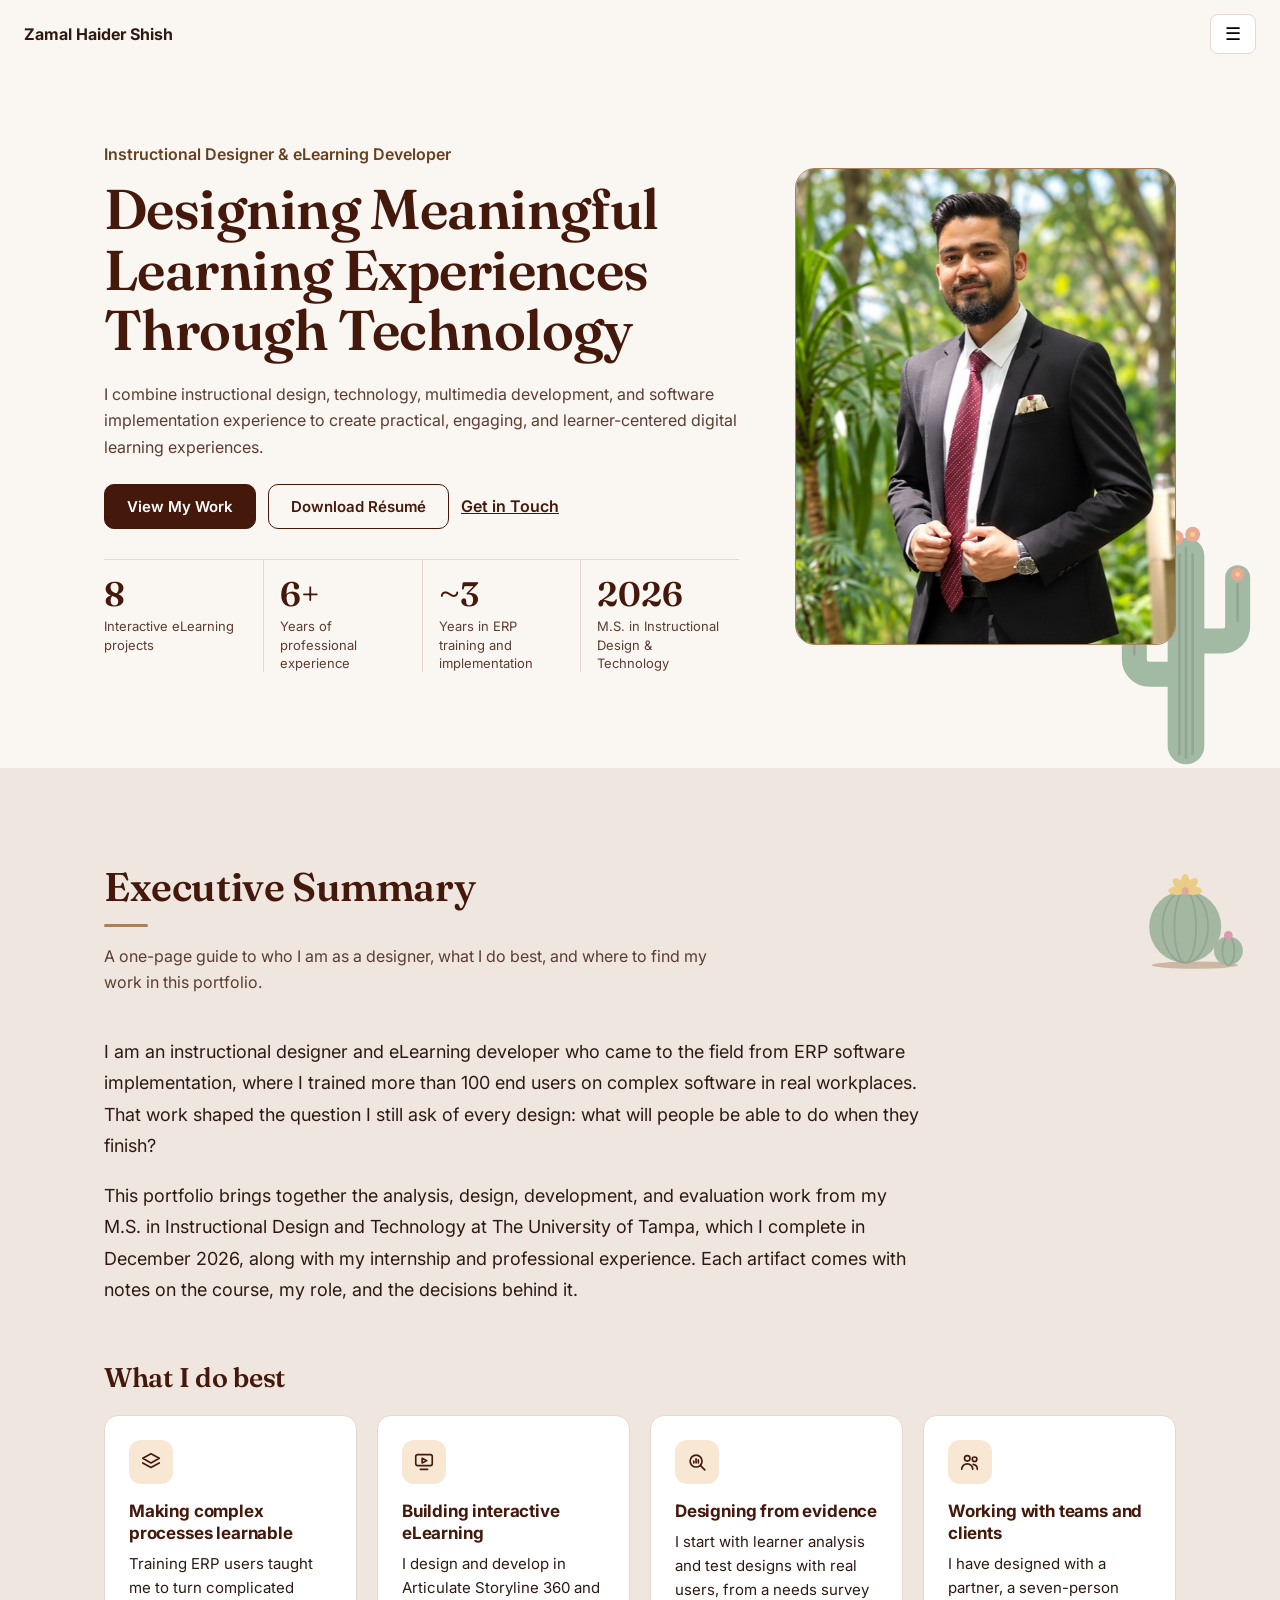
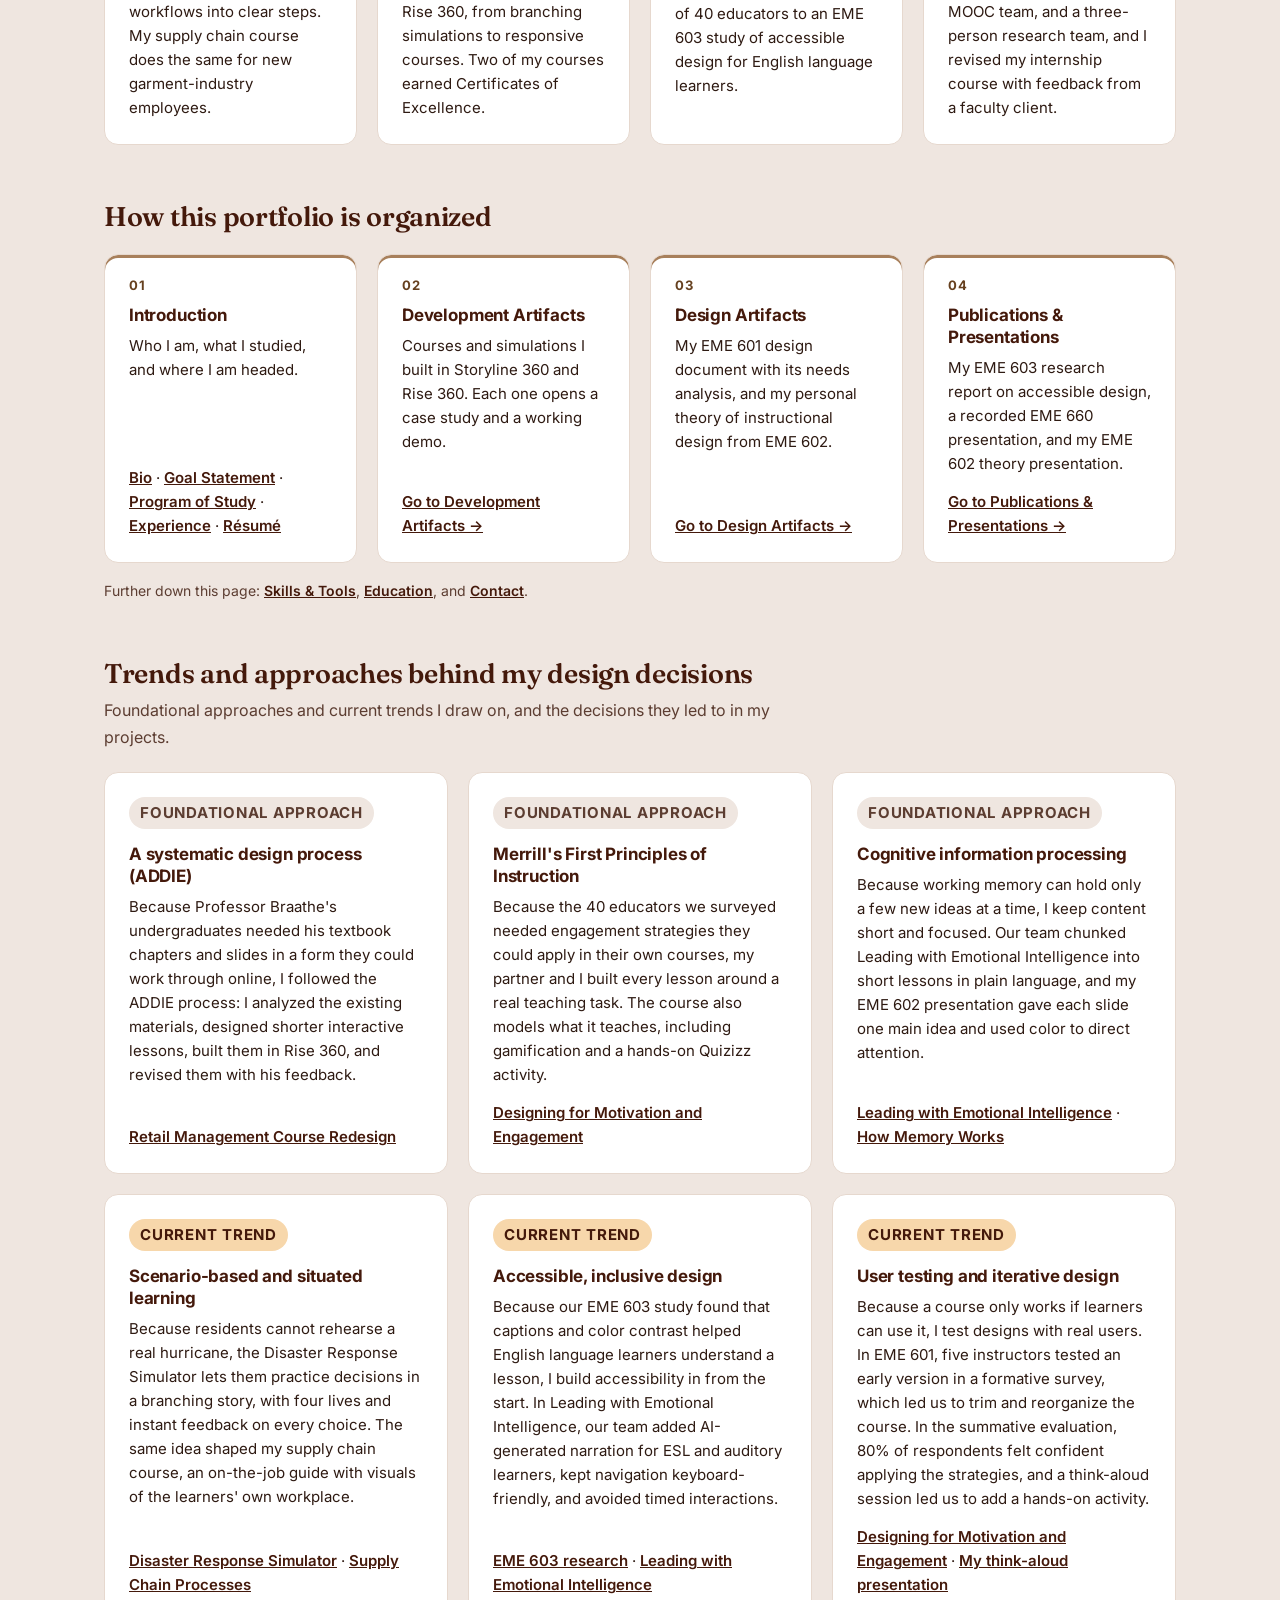
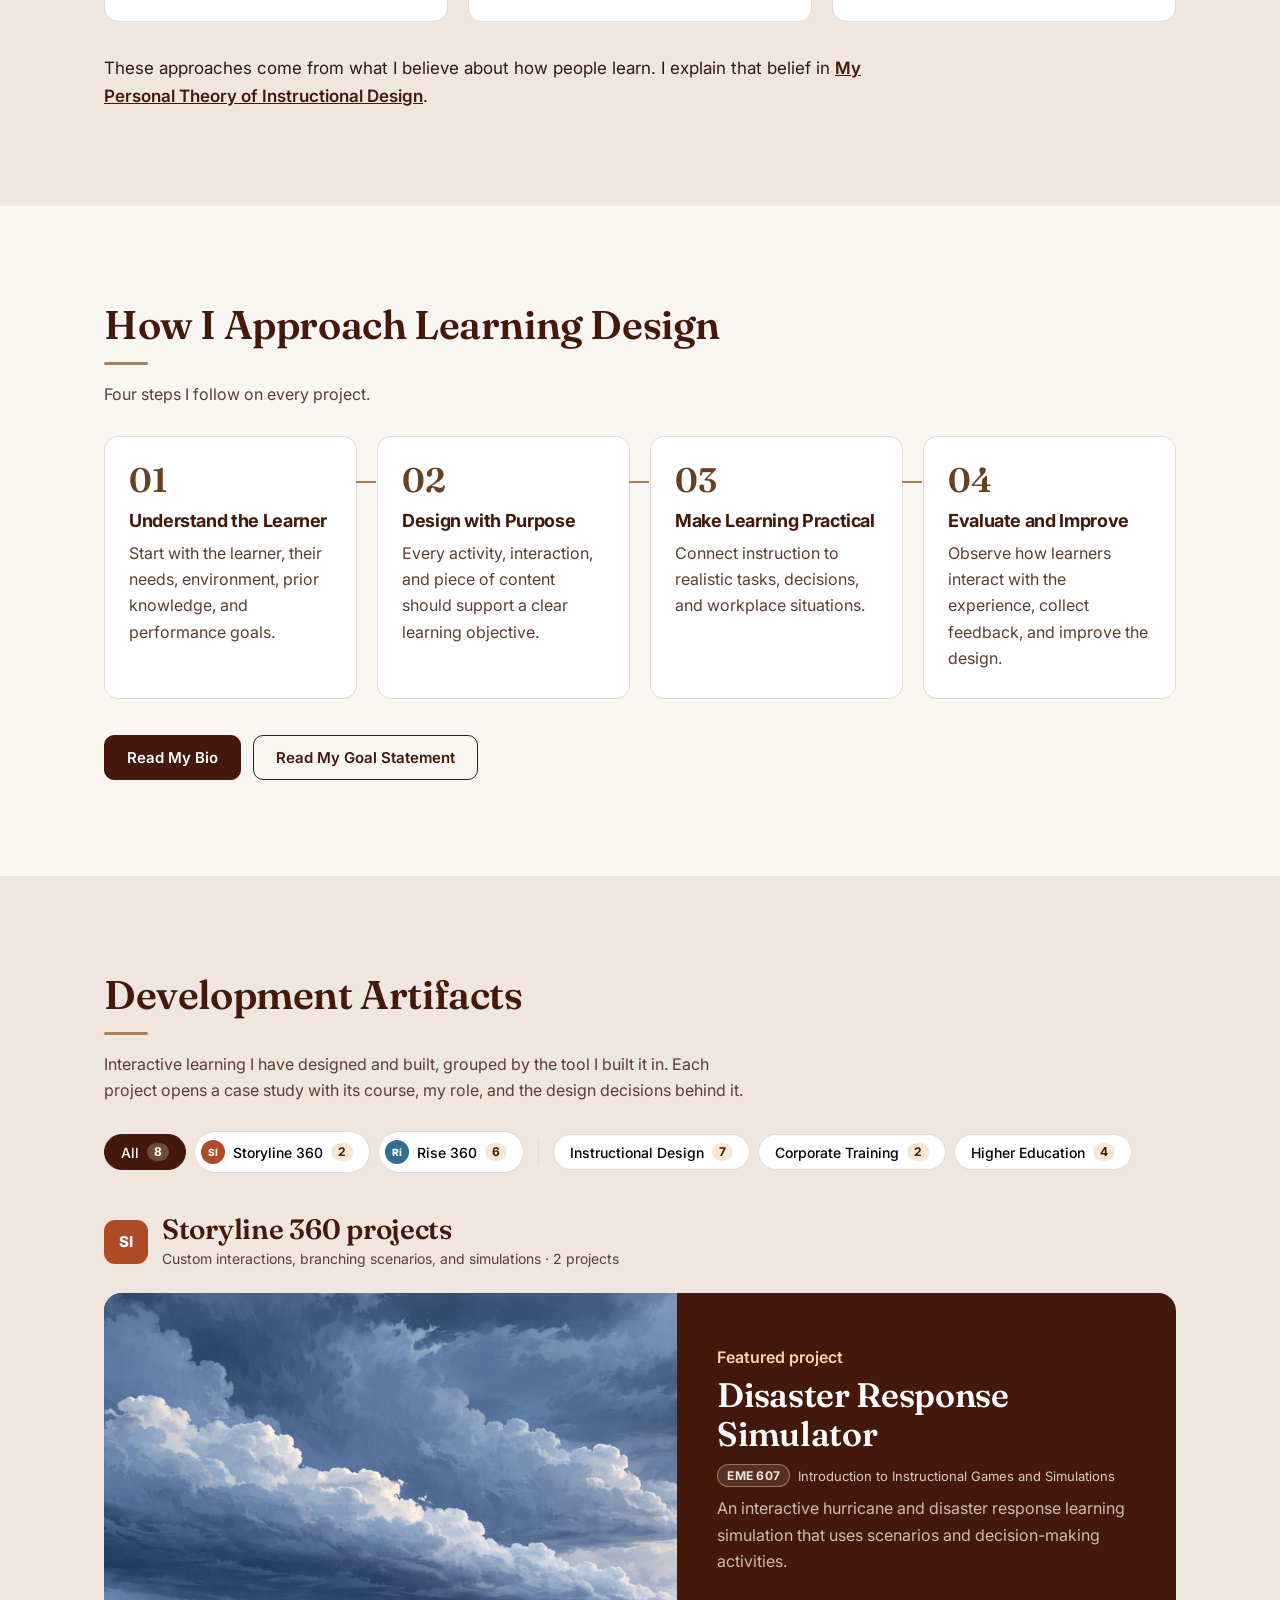
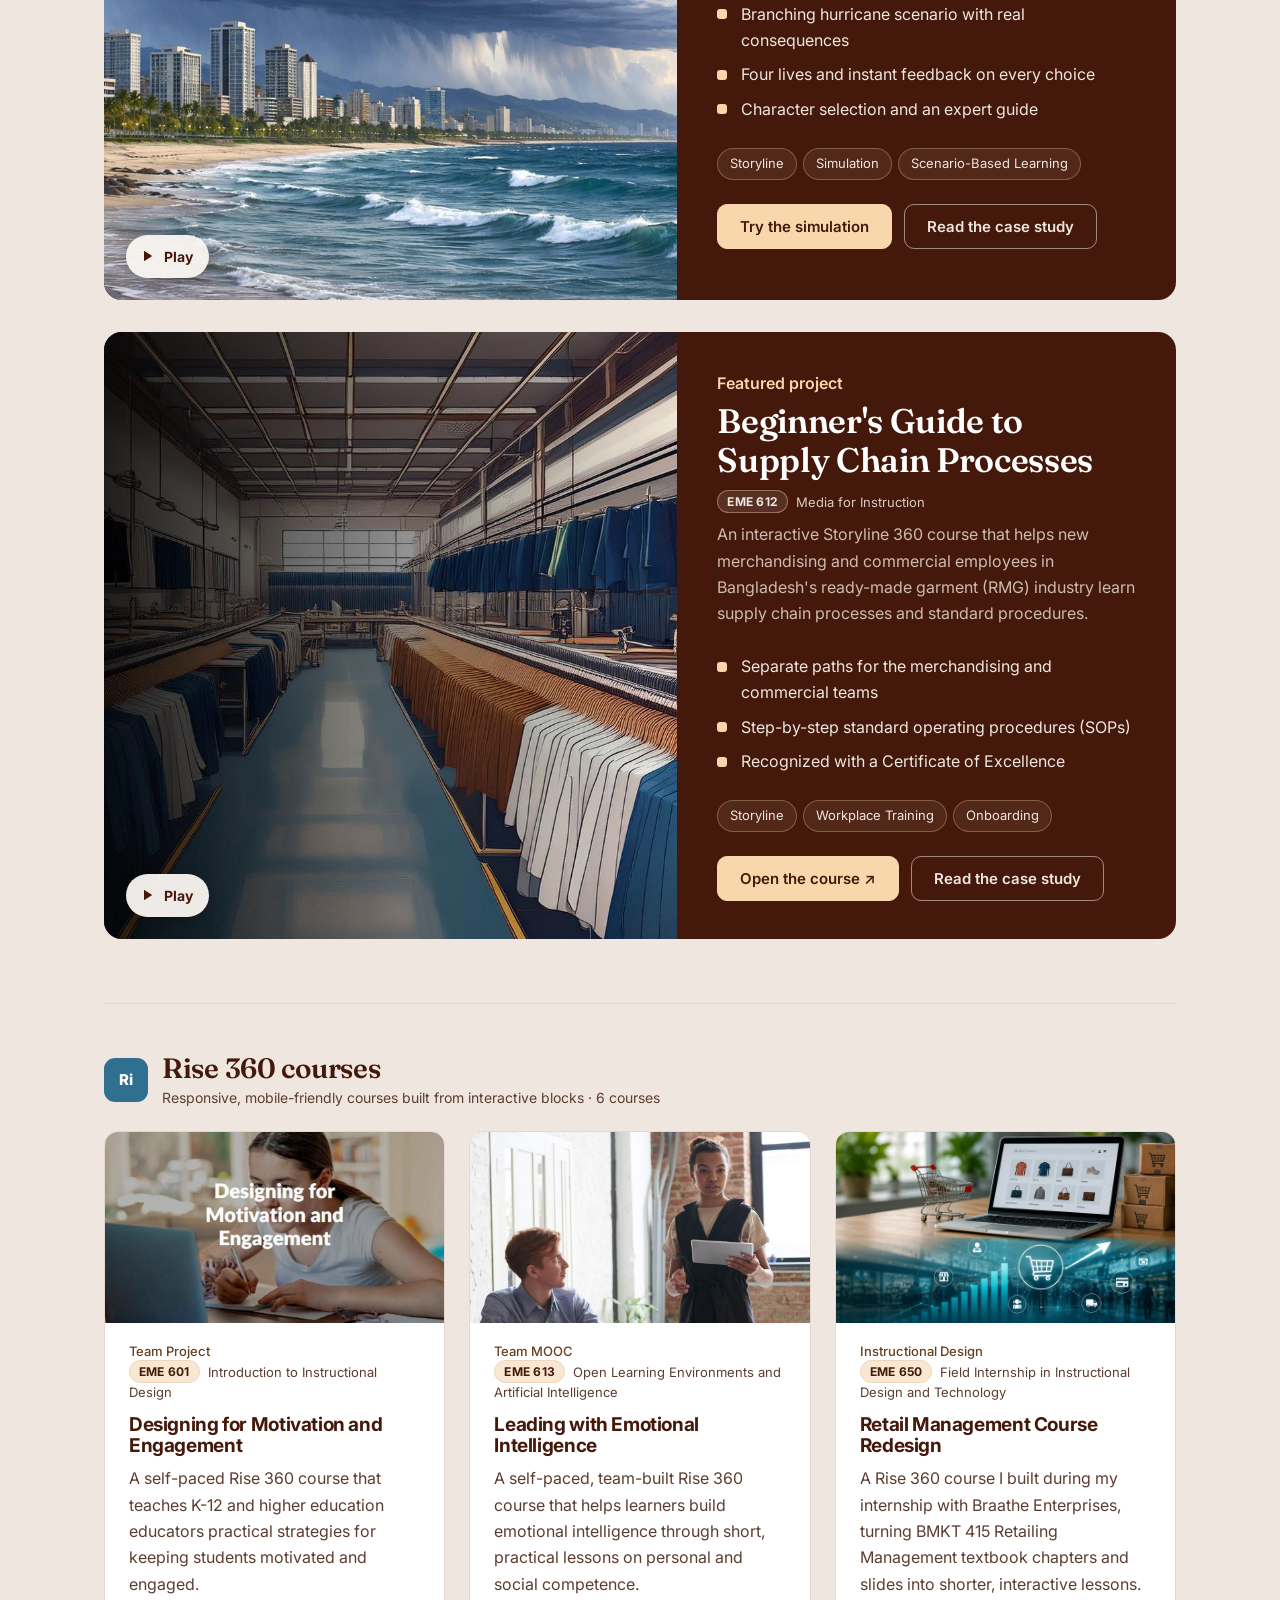
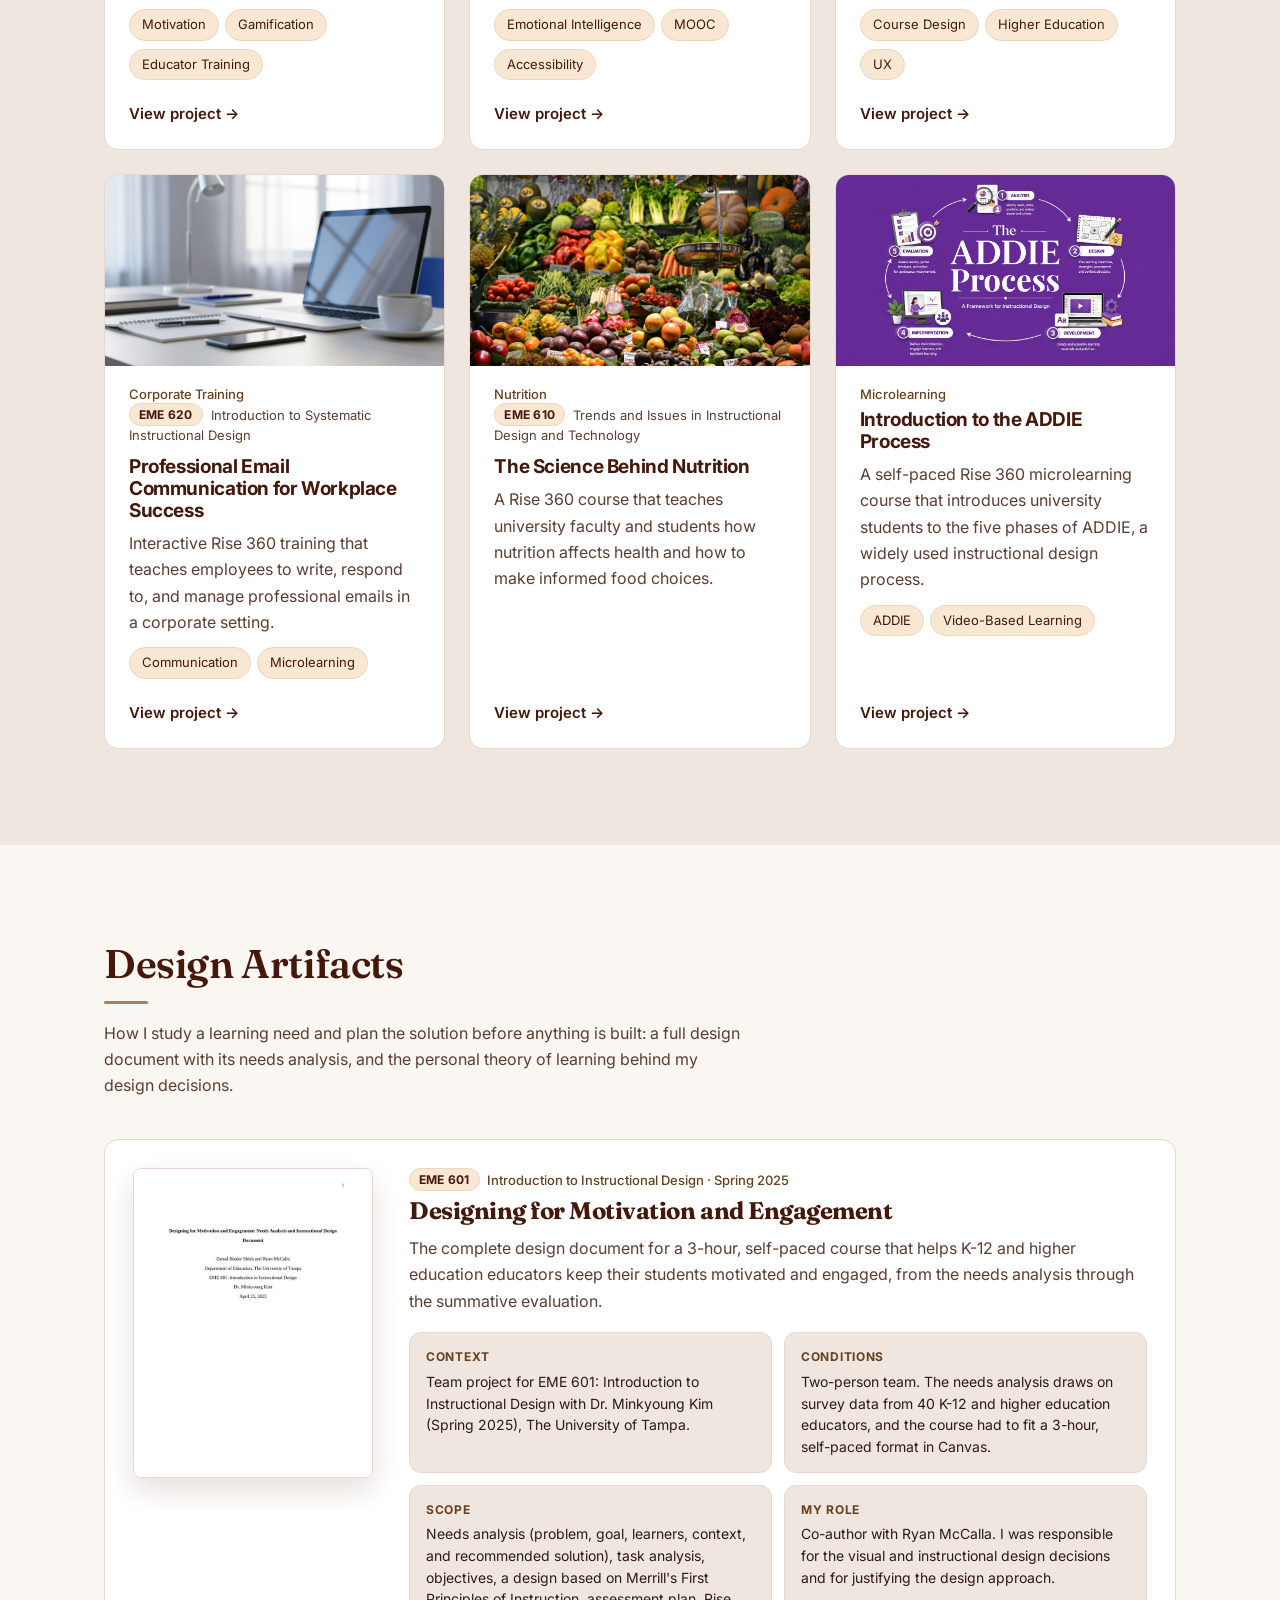
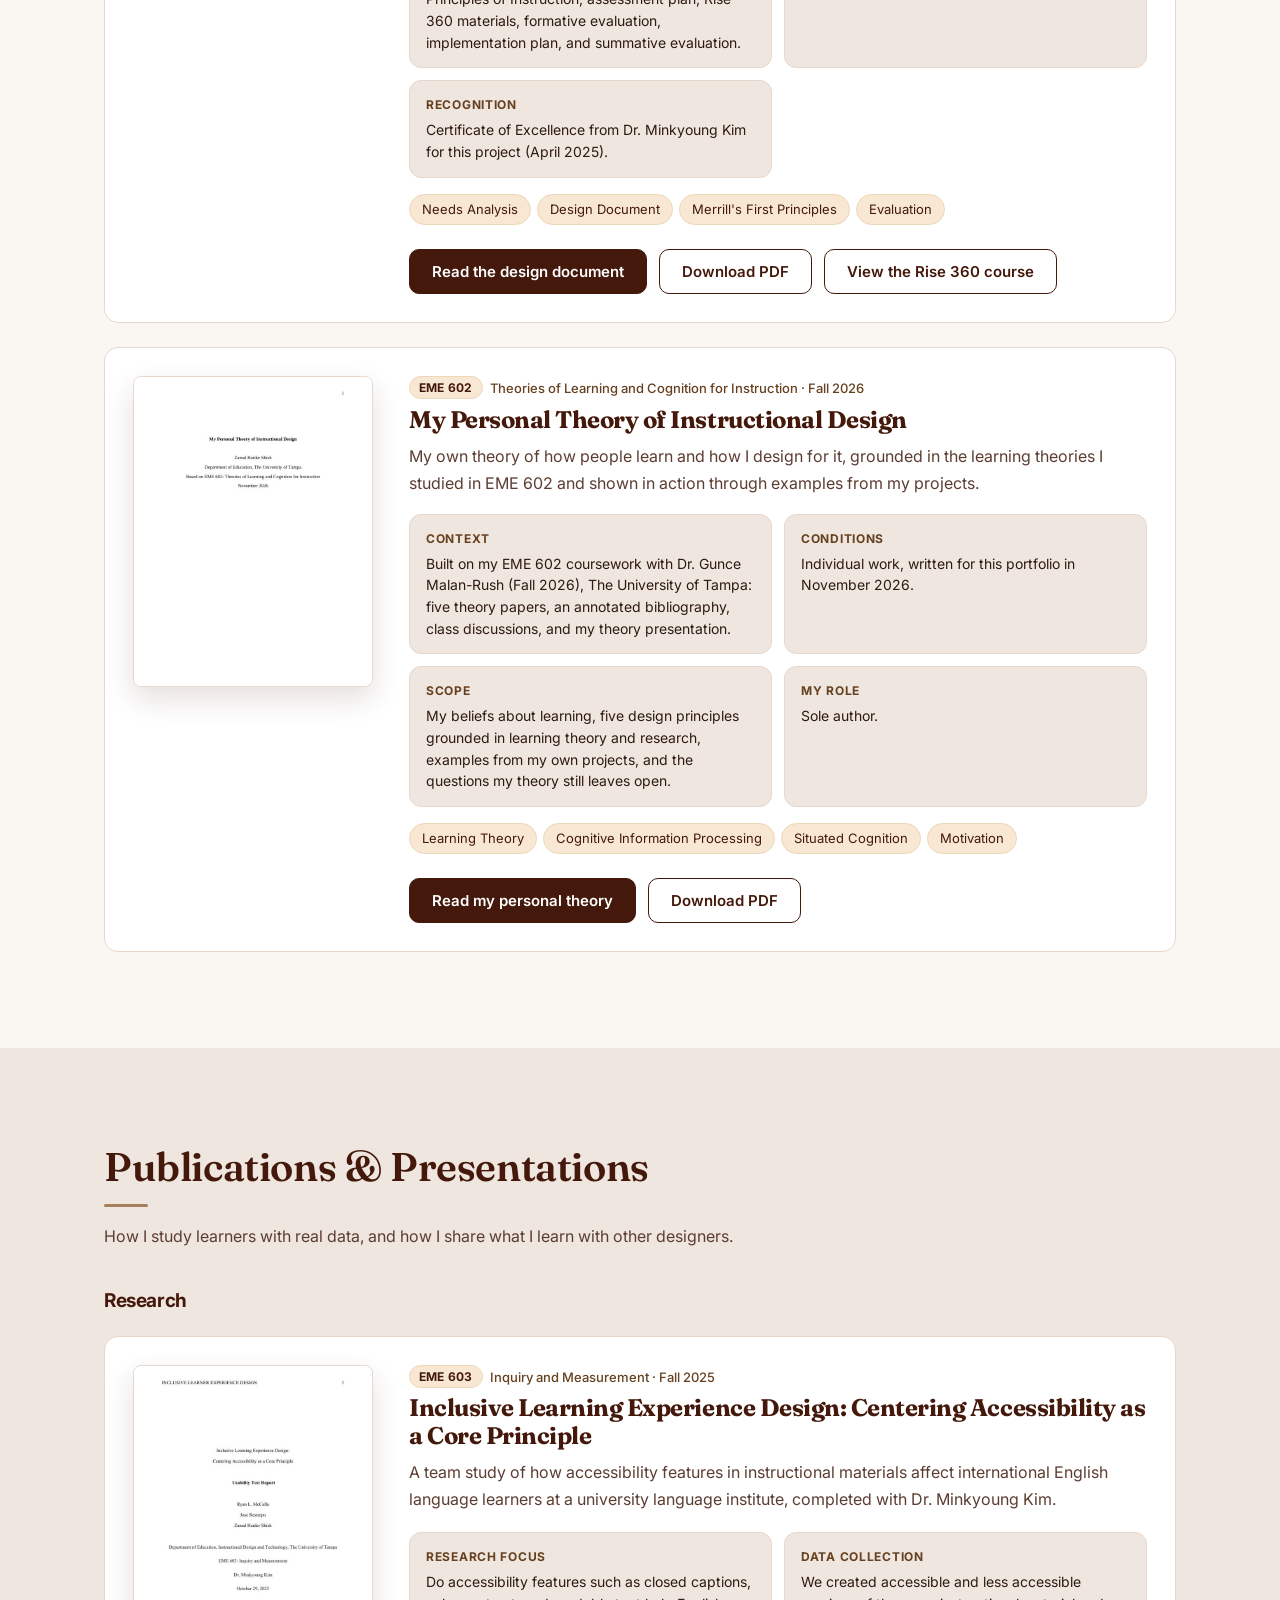
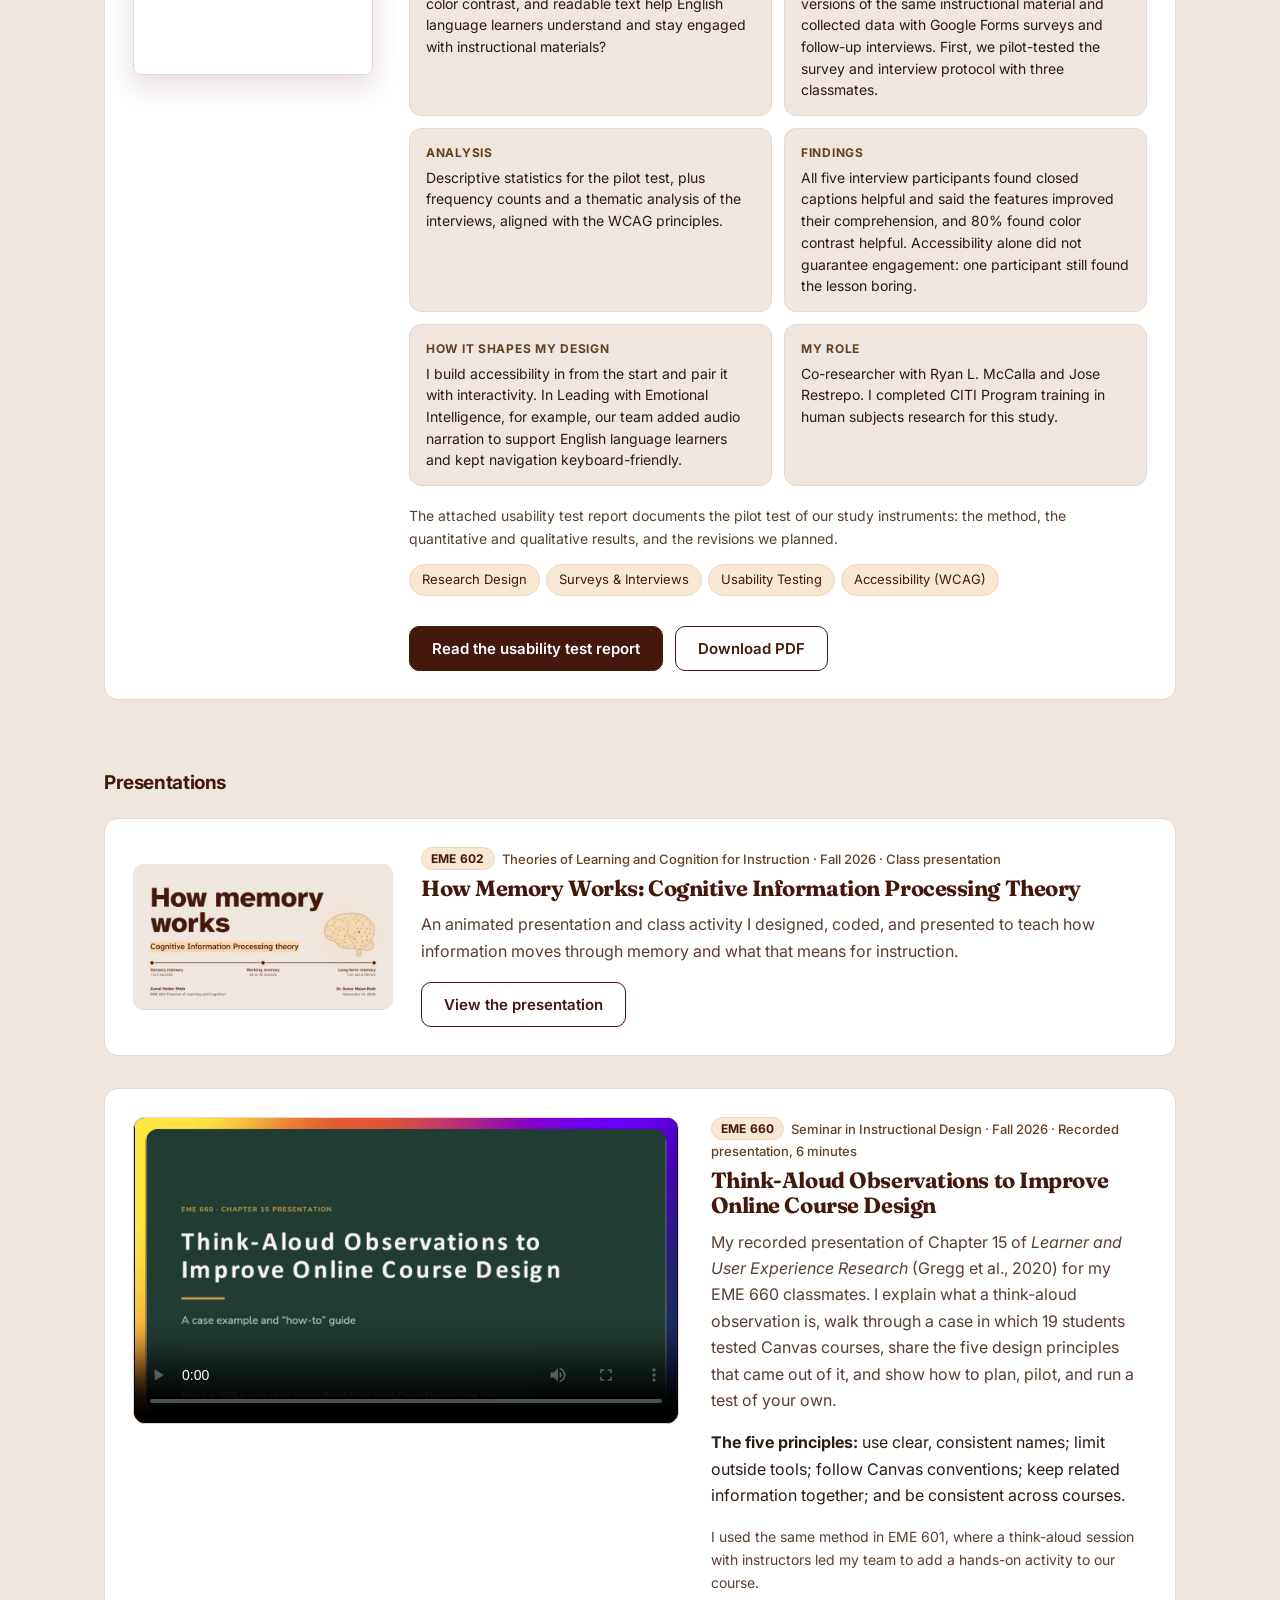
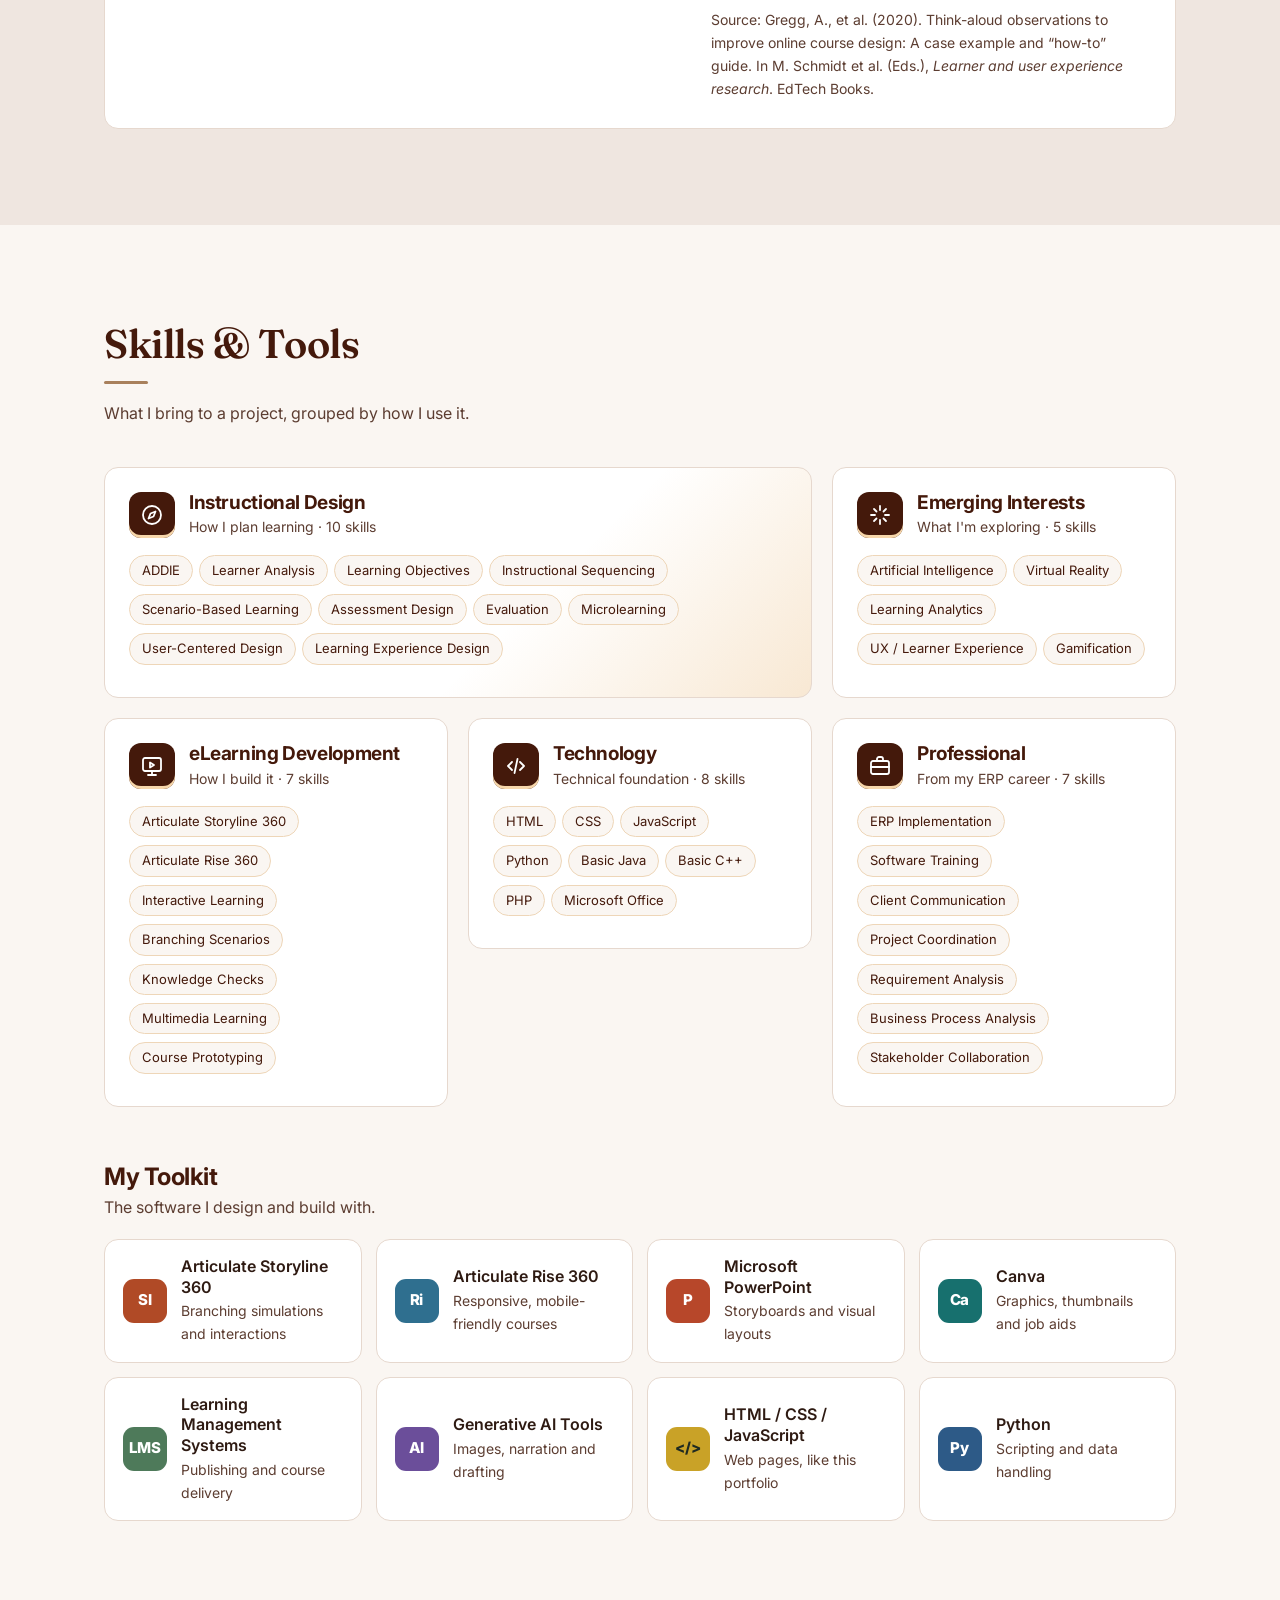
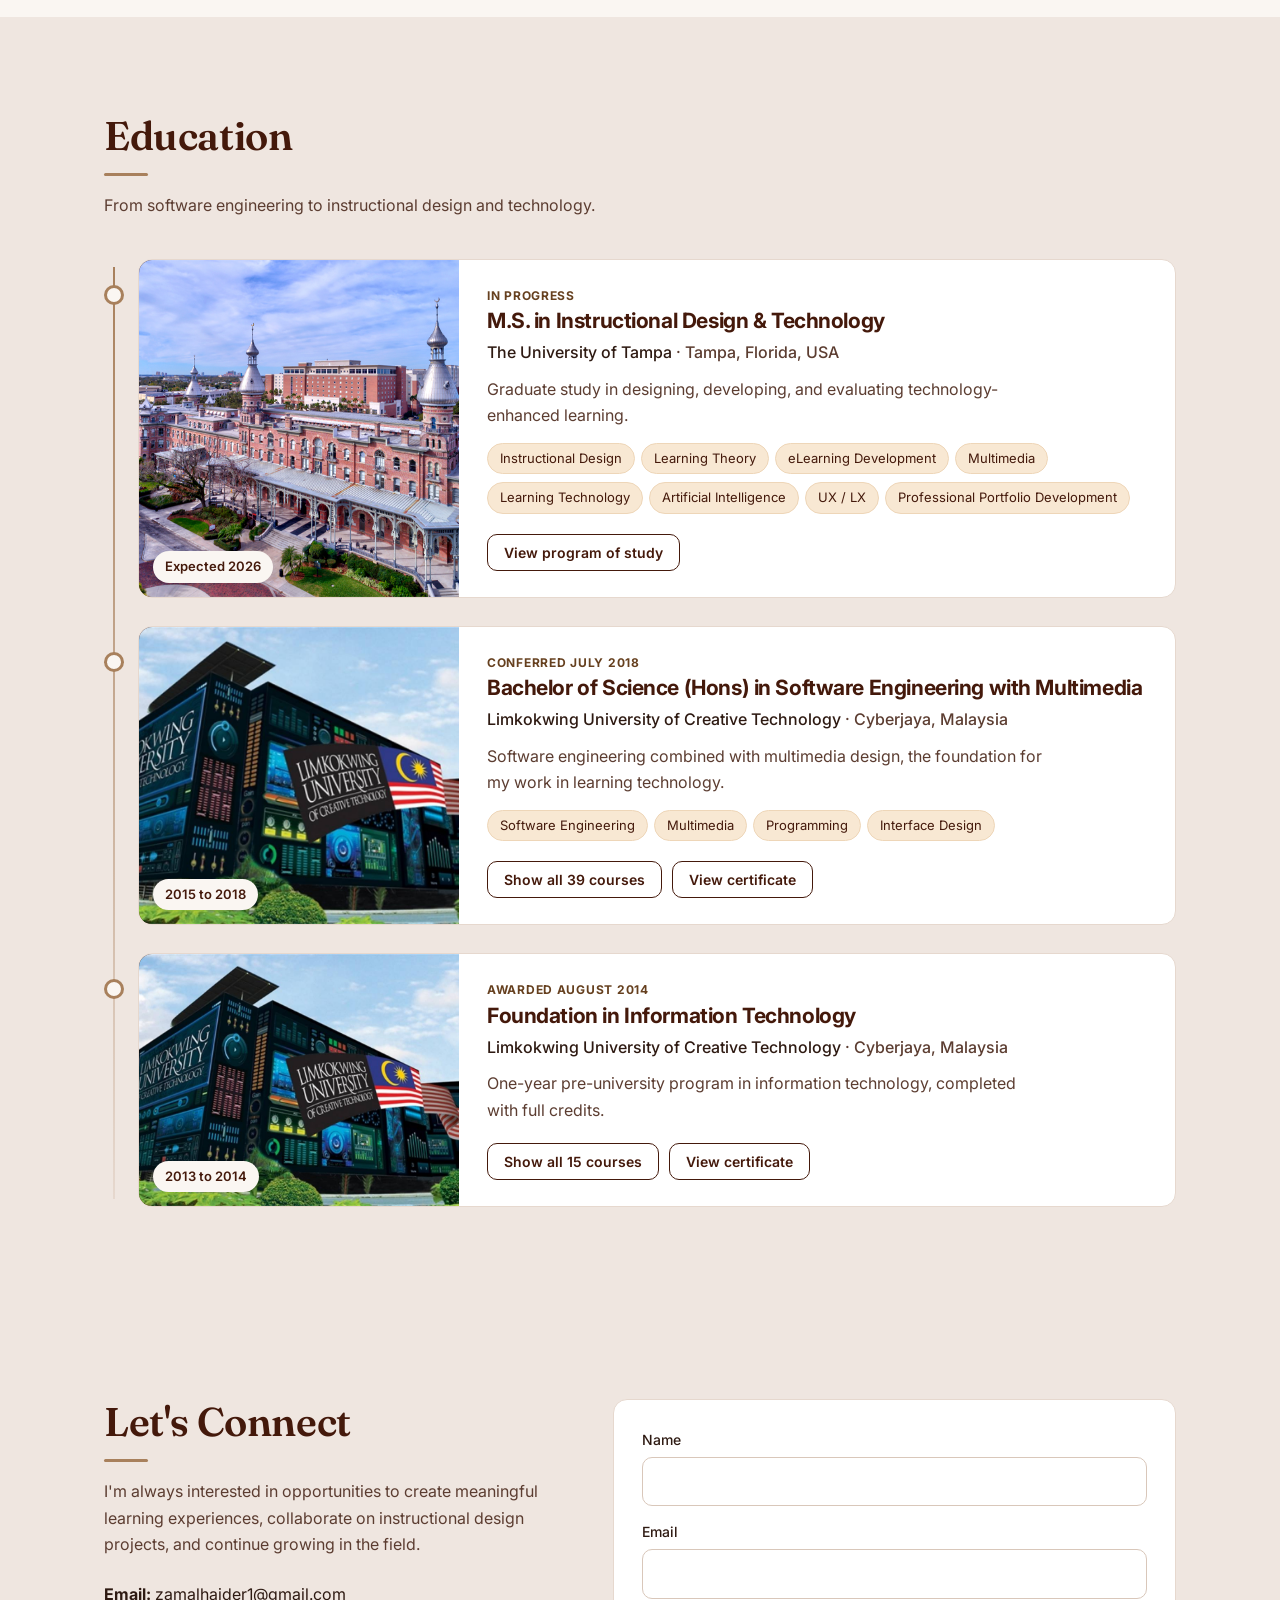
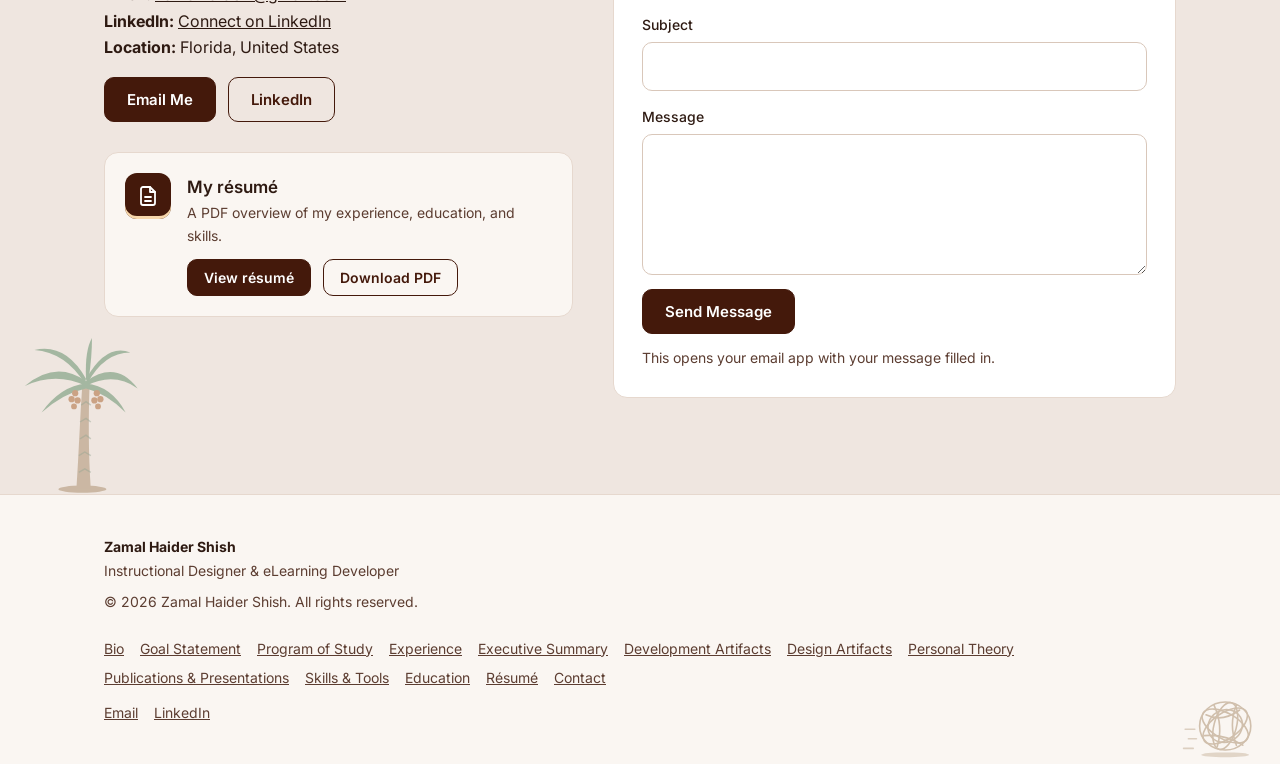
<file: index.html>
<!DOCTYPE html>
<!--
HOW TO USE
FILES: keep all of these together in the same folder (the repo root on GitHub Pages):
  index.html (home), bio.html, goals.html, pos.html (Program of Study), experience.html, theory.html (personal theory of instructional design), styles.css (shared look), site.js (shared behavior + your email, LinkedIn and resume links),
  zamal-profile.jpg, Zamal-Haider-Shish-Resume.pdf
LINKS: your email, LinkedIn URL and resume file name are set once, in the SITE block at the top of site.js. They update on every page.
HOME CONTENT: projects, design artifacts, skills and education are in the script block marked "EDIT HERE" near the bottom of this file. The hero text is plain HTML.
BIO and GOAL STATEMENT: bio.html and goals.html are plain HTML. Edit their text directly in those files.
PROGRAM OF STUDY: pos.html. The course list (title, term, credits, instructor, description) is in the script block marked "EDIT HERE" near the bottom of that file.
RUN LOCALLY: open index.html, or run `npx serve .` in this folder.
RISE 360 PROJECT: Rise > Share > copy public link > paste into that project's embedUrl.
STORYLINE 360 PROJECT: Publish > Web, upload the output folder to a public S3 bucket, paste https://YOUR-BUCKET.s3.amazonaws.com/project/story.html into embedUrl.
VIDEO: paste a YouTube or Vimeo link into embedUrl. Empty embedUrl shows "Interactive Project Preview Coming Soon".
NEW PROJECT: copy any P({...}) entry and give it a unique slug. It appears under Storyline 360 or Rise 360 based on its filters list (see GROUPS); the same list drives the filter buttons (see FILTERS). Its card and case study page are built automatically. Add spot:{img,highlights} to show a project as a large featured card.
LEADING WITH EMOTIONAL INTELLIGENCE: this project is in PROJECTS with its category, description, tools, tags and embedUrl left empty on purpose (details not yet confirmed). Fill them in, then add it to the skill evidence in goals.html where it genuinely fits.
RESUME: save your PDF as Zamal-Haider-Shish-Resume.pdf next to index.html (or change SITE.resume in site.js).
PHOTO: keep zamal-profile.jpg in the same folder as index.html (the hero loads it by that relative name). The photo is used on this page only. To change it, replace that file.
DEPLOY ON GITHUB PAGES: repo Settings > Pages > Deploy from a branch > main, / (root). File names are case-sensitive. Embed links must be https://.
NAV: the same menu is written by hand in all six pages (Bio, Goal Statement, Program of Study, Experience, Executive Summary, Development Artifacts, Design Artifacts, Publications & Presentations) with a Résumé button that opens the PDF. If you add or rename an item, change it in every page. The menu fits on one line down to an ~1350px window; below that it switches to the menu button.
WATERMARKS: the soft desert plants (saguaro, prickly pear, ball cactus, tumbleweed, date palm) are decorative only (class "wm", built from the hidden <svg><defs> sprite near the top of <body>, which is the same block in every page). They are hidden on phone widths. Edit the --wm-* color variables in styles.css to retint them, or delete a .wm element to remove one.
DEPLOY ON VERCEL: push this folder to GitHub > vercel.com/new > import the repo > Framework "Other", no build command > Deploy.
If a demo stays blank, the host blocks iframes; use "Open Full Project" instead.
-->
<html lang="en"><head>
<meta charset="utf-8"><meta name="viewport" content="width=device-width,initial-scale=1">
<title>Zamal Haider Shish | Instructional Designer & eLearning Developer</title>
<meta name="description" content="Portfolio of Zamal Haider Shish, an instructional designer and eLearning developer specializing in Articulate Storyline 360, Rise 360, interactive learning, corporate training, and learning technology.">
<meta property="og:type" content="website"><meta property="og:title" content="Zamal Haider Shish | Instructional Designer & eLearning Developer">
<meta property="og:description" content="Instructional design and eLearning portfolio: Storyline 360, Rise 360, interactive learning, corporate training, and learning technology.">
<link rel="preconnect" href="https://fonts.googleapis.com"><link rel="preconnect" href="https://fonts.gstatic.com" crossorigin>
<link href="https://fonts.googleapis.com/css2?family=Fraunces:opsz,wght@9..144,500..700&family=Inter:wght@400;500;600;700;800&display=swap" rel="stylesheet">
<link rel="icon" href="favicon.svg" type="image/svg+xml"><link rel="icon" href="favicon-32.png" sizes="32x32" type="image/png"><link rel="apple-touch-icon" href="apple-touch-icon.png">
<meta name="theme-color" content="#44190B">
<meta property="og:url" content="https://zamalhaidershish.github.io/zamal-protfolio/"><meta property="og:image" content="https://zamalhaidershish.github.io/zamal-protfolio/og-image.jpg"><meta property="og:image:width" content="1200"><meta property="og:image:height" content="630"><meta property="og:image:alt" content="Zamal Haider Shish, Instructional Designer and eLearning Developer"><meta name="twitter:card" content="summary_large_image">
<link rel="stylesheet" href="styles.css">
<script>/* old bookmarks: index.html#about and #goals now live on their own pages */if(location.hash==="#about")location.replace("bio.html");else if(location.hash==="#goals")location.replace("goals.html")</script>
<script src="site.js"></script>
</head>
<body>
<a class="skip" href="#main">Skip to content</a>
<svg aria-hidden="true" focusable="false" style="position:absolute;width:0;height:0;overflow:hidden">
<defs>
<g id="wm-saguaro">
  <g style="fill:none;stroke:var(--wm-cact);stroke-linecap:round;stroke-width:15">
    <path d="M54 104 H38 a9 9 0 0 1 -9 -9 V60"/><path d="M66 84 H82 a9 9 0 0 0 9 -9 V46"/>
  </g>
  <rect x="49" y="22" width="22" height="136" rx="11" style="fill:var(--wm-cact)"/>
  <g style="fill:none;stroke:var(--wm-cact-dk);stroke-width:1.6;stroke-linecap:round">
    <path d="M56 32 V152"/><path d="M60 28 V154"/><path d="M64 32 V152"/><path d="M29 64 V92"/><path d="M91 50 V72"/>
  </g>
  <g style="fill:var(--wm-bloom)"><circle cx="54" cy="22" r="4.5"/><circle cx="64" cy="20" r="4.5"/><circle cx="91" cy="44" r="4"/></g>
  <g style="fill:var(--wm-sun)"><circle cx="54" cy="22" r="1.6"/><circle cx="64" cy="20" r="1.6"/><circle cx="91" cy="44" r="1.4"/></g>
</g>
<g id="wm-fig">
  <ellipse cx="50" cy="106" rx="30" ry="3" style="fill:var(--wm-brown)"/>
  <g style="fill:var(--wm-cact)">
    <ellipse cx="50" cy="80" rx="17" ry="24"/>
    <ellipse cx="29" cy="52" rx="13" ry="19" transform="rotate(-28 29 52)"/>
    <ellipse cx="70" cy="48" rx="13" ry="19" transform="rotate(24 70 48)"/>
    <ellipse cx="50" cy="40" rx="10" ry="15" transform="rotate(-6 50 40)"/>
  </g>
  <g style="fill:var(--wm-cact-dk)"><circle cx="44" cy="72" r="1.3"/><circle cx="56" cy="78" r="1.3"/><circle cx="47" cy="90" r="1.3"/><circle cx="27" cy="50" r="1.2"/><circle cx="34" cy="60" r="1.2"/><circle cx="70" cy="44" r="1.2"/><circle cx="66" cy="56" r="1.2"/><circle cx="50" cy="36" r="1.2"/></g>
  <g style="fill:var(--wm-pink)"><ellipse cx="44" cy="24" rx="3.2" ry="4.4"/><ellipse cx="80" cy="30" rx="3.2" ry="4.4" transform="rotate(20 80 30)"/><ellipse cx="17" cy="36" rx="3" ry="4.2" transform="rotate(-25 17 36)"/></g>
  <g style="fill:var(--wm-bloom)"><circle cx="55" cy="23" r="5"/><circle cx="24" cy="32" r="4.5"/><circle cx="73" cy="27" r="4.5"/></g>
  <g style="fill:var(--wm-sun)"><circle cx="55" cy="23" r="1.8"/><circle cx="24" cy="32" r="1.6"/><circle cx="73" cy="27" r="1.6"/></g>
</g>
<g id="wm-ball">
  <ellipse cx="54" cy="106" rx="36" ry="3" style="fill:var(--wm-brown)"/>
  <circle cx="46" cy="74" r="30" style="fill:var(--wm-cact)"/>
  <circle cx="82" cy="94" r="12" style="fill:var(--wm-cact)"/>
  <g style="fill:none;stroke:var(--wm-cact-dk);stroke-width:1.5">
    <ellipse cx="46" cy="74" rx="9" ry="30"/><ellipse cx="46" cy="74" rx="19" ry="30"/><ellipse cx="82" cy="94" rx="5" ry="12"/>
  </g>
  <g style="fill:var(--wm-sun)" transform="translate(46 44)">
    <ellipse cx="0" cy="-7" rx="3.6" ry="7"/><ellipse cx="0" cy="-7" rx="3.6" ry="7" transform="rotate(45)"/><ellipse cx="0" cy="-7" rx="3.6" ry="7" transform="rotate(-45)"/><ellipse cx="0" cy="-7" rx="3.6" ry="7" transform="rotate(90)"/><ellipse cx="0" cy="-7" rx="3.6" ry="7" transform="rotate(-90)"/>
  </g>
  <circle cx="46" cy="44" r="3" style="fill:var(--wm-bloom)"/>
  <g style="fill:var(--wm-pink)"><circle cx="82" cy="81" r="3.6"/></g>
</g>
<g id="wm-tumble">
  <ellipse cx="54" cy="106" rx="30" ry="3" style="fill:var(--wm-brown);opacity:.6"/>
  <g style="fill:none;stroke:var(--wm-brown);stroke-width:2;stroke-linecap:round">
    <ellipse cx="54" cy="70" rx="32" ry="30"/>
    <ellipse cx="54" cy="70" rx="32" ry="16" transform="rotate(30 54 70)"/>
    <ellipse cx="54" cy="70" rx="32" ry="16" transform="rotate(-35 54 70)"/>
    <ellipse cx="54" cy="70" rx="14" ry="30" transform="rotate(15 54 70)"/>
    <ellipse cx="54" cy="70" rx="20" ry="22" transform="rotate(60 54 70)"/>
    <path d="M30 56 q20 10 42 -6"/><path d="M28 82 q26 -2 48 12"/><path d="M40 44 q12 26 4 52"/><path d="M68 44 q-10 24 0 50"/>
  </g>
  <g style="fill:none;stroke:var(--wm-brown);stroke-width:2;stroke-linecap:round;opacity:.7"><path d="M4 74 H16"/><path d="M8 86 H18"/><path d="M2 98 H14"/></g>
</g>
<g id="wm-date">
  <ellipse cx="52" cy="126" rx="20" ry="3" style="fill:var(--wm-brown)"/>
  <path d="M47 126 C49 96 50 66 52 38 L58 38 C57 66 57 96 59 126 Z" style="fill:var(--wm-brown)"/>
  <g style="fill:none;stroke:var(--wm-cact-dk);stroke-width:1.2;opacity:.45"><path d="M49 112 l5 -3 l5 3"/><path d="M49 98 l5 -3 l5 3"/><path d="M50 84 l5 -3 l4 3"/><path d="M50 70 l5 -3 l4 3"/><path d="M51 56 l4 -3 l4 3"/></g>
  <g style="fill:var(--wm-cact)">
    <path d="M55 36 Q30 18 4 40 Q30 28 55 40 Z"/><path d="M55 36 Q80 18 98 42 Q78 28 55 40 Z"/>
    <path d="M55 34 Q38 4 12 10 Q38 12 54 38 Z"/><path d="M55 34 Q72 4 92 12 Q70 12 56 38 Z"/>
    <path d="M55 34 Q54 10 60 0 Q60 16 57 36 Z"/>
    <path d="M55 38 Q34 40 18 62 Q36 46 55 42 Z"/><path d="M55 38 Q76 40 88 62 Q72 46 55 42 Z"/>
  </g>
  <g style="fill:var(--wm-date)"><circle cx="46" cy="46" r="2.6"/><circle cx="43" cy="51" r="2.6"/><circle cx="48" cy="52" r="2.6"/><circle cx="45" cy="57" r="2.4"/><circle cx="64" cy="46" r="2.6"/><circle cx="67" cy="51" r="2.6"/><circle cx="62" cy="52" r="2.6"/><circle cx="65" cy="57" r="2.4"/></g>
</g>
</defs>
</svg>
<header id="nav"><div class="w nb"><a class="brand" href="#home">Zamal Haider Shish</a>
<nav id="menu" aria-label="Main"><a href="bio.html">Bio</a><a href="goals.html">Goal Statement</a><a href="pos.html">Program of Study</a><a href="experience.html">Experience</a><a href="#summary">Executive Summary</a><a href="#projects">Development Artifacts</a><a href="#design">Design Artifacts</a><a href="#research">Publications &amp; Presentations</a></nav><a class="btn hcta" href="#resume">R&eacute;sum&eacute;</a>
<button id="mb" aria-label="Open menu" aria-expanded="false" aria-controls="menu">&#9776;</button></div></header>
<main id="main">
<section id="home" class="hero has-wm"><svg class="wm wm-hero" viewBox="0 0 120 160" fill="currentColor" aria-hidden="true" focusable="false"><use href="#wm-saguaro"/></svg><div class="w hg"><div>
<p class="eb">Instructional Designer &amp; eLearning Developer</p>
<h1>Designing Meaningful Learning Experiences Through Technology</h1>
<p class="lead">I combine instructional design, technology, multimedia development, and software implementation experience to create practical, engaging, and learner-centered digital learning experiences.</p>
<div class="acts"><a class="btn" href="#projects">View My Work</a><a class="btn o" id="dl" download>Download R&eacute;sum&eacute;</a><a class="tl" href="#contact">Get in Touch</a></div>
<ul class="stats" id="stats" aria-label="At a glance"></ul></div>
<div class="photo"><img src="zamal-profile.jpg" alt="Zamal Haider Shish" width="620" height="775" fetchpriority="high" decoding="async" onerror="this.parentNode.classList.add('miss');this.remove()"></div></div></section>


<section id="summary" class="alt has-wm"><svg class="wm wm-sum" viewBox="0 0 100 110" fill="currentColor" aria-hidden="true" focusable="false"><use href="#wm-ball"/></svg><div class="w">
<h2>Executive Summary</h2>
<p class="lead">A one-page guide to who I am as a designer, what I do best, and where to find my work in this portfolio.</p>
<div class="es-intro">
<p>I am an instructional designer and eLearning developer who came to the field from ERP software implementation, where I trained more than 100 end users on complex software in real workplaces. That work shaped the question I still ask of every design: what will people be able to do when they finish?</p>
<p>This portfolio brings together the analysis, design, development, and evaluation work from my M.S. in Instructional Design and Technology at The University of Tampa, which I complete in December 2026, along with my internship and professional experience. Each artifact comes with notes on the course, my role, and the decisions behind it.</p>
</div>

<h3 class="es-h">What I do best</h3>
<div class="es-str">
<article class="card es-s rv"><span class="es-i" aria-hidden="true"><svg viewBox="0 0 24 24"><path d="M12 3l9 5-9 5-9-5 9-5z"/><path d="M3 13l9 5 9-5"/></svg></span><h4>Making complex processes learnable</h4><p>Training ERP users taught me to turn complicated workflows into clear steps. My supply chain course does the same for new garment-industry employees.</p></article>
<article class="card es-s rv"><span class="es-i" aria-hidden="true"><svg viewBox="0 0 24 24"><rect x="3" y="4" width="18" height="12" rx="2"/><path d="M10 8l5 2.5-5 2.5z"/><path d="M8 20h8"/></svg></span><h4>Building interactive eLearning</h4><p>I design and develop in Articulate Storyline 360 and Rise 360, from branching simulations to responsive courses. Two of my courses earned Certificates of Excellence.</p></article>
<article class="card es-s rv"><span class="es-i" aria-hidden="true"><svg viewBox="0 0 24 24"><circle cx="11" cy="11" r="6.5"/><path d="M20.5 20.5l-4.9-4.9"/><path d="M8.5 13v-2M11 13V8.5M13.5 13v-3.5"/></svg></span><h4>Designing from evidence</h4><p>I start with learner analysis and test designs with real users, from a needs survey of 40 educators to an EME 603 study of accessible design for English language learners.</p></article>
<article class="card es-s rv"><span class="es-i" aria-hidden="true"><svg viewBox="0 0 24 24"><circle cx="9" cy="8" r="3"/><circle cx="17" cy="9" r="2.5"/><path d="M3 20c0-3.3 2.7-6 6-6s6 2.7 6 6"/><path d="M15.5 14.6c2.6.4 4.5 2.6 4.5 5.4"/></svg></span><h4>Working with teams and clients</h4><p>I have designed with a partner, a seven-person MOOC team, and a three-person research team, and I revised my internship course with feedback from a faculty client.</p></article>
</div>

<h3 class="es-h">How this portfolio is organized</h3>
<ol class="es-map">
<li class="card es-m rv"><span class="es-n">01</span><h4>Introduction</h4><p>Who I am, what I studied, and where I am headed.</p><p class="es-l"><a class="tl" href="bio.html">Bio</a><span aria-hidden="true"> · </span><a class="tl" href="goals.html">Goal Statement</a><span aria-hidden="true"> · </span><a class="tl" href="pos.html">Program of Study</a><span aria-hidden="true"> · </span><a class="tl" href="experience.html">Experience</a><span aria-hidden="true"> · </span><a class="tl" href="#resume">Résumé</a></p></li>
<li class="card es-m rv"><span class="es-n">02</span><h4>Development Artifacts</h4><p>Courses and simulations I built in Storyline 360 and Rise 360. Each one opens a case study and a working demo.</p><p class="es-l"><a class="tl" href="#projects">Go to Development Artifacts <span aria-hidden="true">&rarr;</span></a></p></li>
<li class="card es-m rv"><span class="es-n">03</span><h4>Design Artifacts</h4><p>My EME 601 design document with its needs analysis, and my personal theory of instructional design from EME 602.</p><p class="es-l"><a class="tl" href="#design">Go to Design Artifacts <span aria-hidden="true">&rarr;</span></a></p></li>
<li class="card es-m rv"><span class="es-n">04</span><h4>Publications &amp; Presentations</h4><p>My EME 603 research report on accessible design, a recorded EME 660 presentation, and my EME 602 theory presentation.</p><p class="es-l"><a class="tl" href="#research">Go to Publications &amp; Presentations <span aria-hidden="true">&rarr;</span></a></p></li>
</ol>
<p class="mu sm es-more">Further down this page: <a class="tl" href="#skills">Skills &amp; Tools</a>, <a class="tl" href="#education">Education</a>, and <a class="tl" href="#contact">Contact</a>.</p>

<h3 class="es-h">Trends and approaches behind my design decisions</h3>
<p class="mu es-sub">Foundational approaches and current trends I draw on, and the decisions they led to in my projects.</p>
<div class="es-app">
<article class="card es-a rv"><p class="es-t">Foundational approach</p><h4>A systematic design process (ADDIE)</h4><p>Because Professor Braathe's undergraduates needed his textbook chapters and slides in a form they could work through online, I followed the ADDIE process: I analyzed the existing materials, designed shorter interactive lessons, built them in Rise 360, and revised them with his feedback.</p><p class="es-l"><a class="tl" href="#project/retail-management-course">Retail Management Course Redesign</a></p></article>
<article class="card es-a rv"><p class="es-t">Foundational approach</p><h4>Merrill's First Principles of Instruction</h4><p>Because the 40 educators we surveyed needed engagement strategies they could apply in their own courses, my partner and I built every lesson around a real teaching task. The course also models what it teaches, including gamification and a hands-on Quizizz activity.</p><p class="es-l"><a class="tl" href="#project/designing-for-motivation">Designing for Motivation and Engagement</a></p></article>
<article class="card es-a rv"><p class="es-t">Foundational approach</p><h4>Cognitive information processing</h4><p>Because working memory can hold only a few new ideas at a time, I keep content short and focused. Our team chunked Leading with Emotional Intelligence into short lessons in plain language, and my EME 602 presentation gave each slide one main idea and used color to direct attention.</p><p class="es-l"><a class="tl" href="#project/leading-with-emotional-intelligence">Leading with Emotional Intelligence</a><span aria-hidden="true"> · </span><a class="tl" href="#project/cip-theory-presentation">How Memory Works</a></p></article>
<article class="card es-a rv"><p class="es-t es-cur">Current trend</p><h4>Scenario-based and situated learning</h4><p>Because residents cannot rehearse a real hurricane, the Disaster Response Simulator lets them practice decisions in a branching story, with four lives and instant feedback on every choice. The same idea shaped my supply chain course, an on-the-job guide with visuals of the learners' own workplace.</p><p class="es-l"><a class="tl" href="#project/disaster-response-simulator">Disaster Response Simulator</a><span aria-hidden="true"> · </span><a class="tl" href="#project/supply-chain-processes">Supply Chain Processes</a></p></article>
<article class="card es-a rv"><p class="es-t es-cur">Current trend</p><h4>Accessible, inclusive design</h4><p>Because our EME 603 study found that captions and color contrast helped English language learners understand a lesson, I build accessibility in from the start. In Leading with Emotional Intelligence, our team added AI-generated narration for ESL and auditory learners, kept navigation keyboard-friendly, and avoided timed interactions.</p><p class="es-l"><a class="tl" href="#research">EME 603 research</a><span aria-hidden="true"> · </span><a class="tl" href="#project/leading-with-emotional-intelligence">Leading with Emotional Intelligence</a></p></article>
<article class="card es-a rv"><p class="es-t es-cur">Current trend</p><h4>User testing and iterative design</h4><p>Because a course only works if learners can use it, I test designs with real users. In EME 601, five instructors tested an early version in a formative survey, which led us to trim and reorganize the course. In the summative evaluation, 80% of respondents felt confident applying the strategies, and a think-aloud session led us to add a hands-on activity.</p><p class="es-l"><a class="tl" href="#project/designing-for-motivation">Designing for Motivation and Engagement</a><span aria-hidden="true"> · </span><a class="tl" href="#presentations">My think-aloud presentation</a></p></article>
</div>
<p class="es-close">These approaches come from what I believe about how people learn. I explain that belief in <a class="tl" href="theory.html">My Personal Theory of Instructional Design</a>.</p>
</div></section>

<section class="approach"><div class="w"><h2>How I Approach Learning Design</h2><p class="lead">Four steps I follow on every project.</p><ol class="steps" id="ph4"></ol>
<div class="acts" style="margin-top:36px"><a class="btn" href="bio.html">Read My Bio</a><a class="btn o" href="goals.html">Read My Goal Statement</a></div></div></section>




<section id="projects" class="alt"><div class="w"><h2>Development Artifacts</h2>
<p class="lead">Interactive learning I have designed and built, grouped by the tool I built it in. Each project opens a case study with its course, my role, and the design decisions behind it.</p>
<div id="fl" role="group" aria-label="Filter projects"></div><p class="sr-only" id="flr" aria-live="polite"></p>
<div id="pgroups"></div></div></section>
<section id="design"><div class="w"><h2>Design Artifacts</h2>
<p class="lead">How I study a learning need and plan the solution before anything is built: a full design document with its needs analysis, and the personal theory of learning behind my design decisions.</p>
<div class="dlist" id="dg"></div></div></section>
<section id="research" class="alt"><div class="w"><h2>Publications &amp; Presentations</h2><p class="lead">How I study learners with real data, and how I share what I learn with other designers.</p>
<h3 class="sub">Research</h3>
<article class="card dc rc rv"><a class="dcv" href="research/EME603-Usability-Test-Report.pdf" target="_blank" rel="noopener" tabindex="-1" aria-hidden="true"><img src="research/eme603-cover.jpg" alt="" loading="lazy" width="680" height="880"></a>
<div class="dcb"><p class="pcat"><a class="ctag" href="pos.html#eme603" title="See EME 603 in my Program of Study">EME 603</a> Inquiry and Measurement · Fall 2025</p><h3>Inclusive Learning Experience Design: Centering Accessibility as a Core Principle</h3>
<p class="mu">A team study of how accessibility features in instructional materials affect international English language learners at a university language institute, completed with Dr. Minkyoung Kim.</p>
<div class="facts">
<div class="fact"><span class="fl">Research focus</span><p>Do accessibility features such as closed captions, color contrast, and readable text help English language learners understand and stay engaged with instructional materials?</p></div>
<div class="fact"><span class="fl">Data collection</span><p>We created accessible and less accessible versions of the same instructional material and collected data with Google Forms surveys and follow-up interviews. First, we pilot-tested the survey and interview protocol with three classmates.</p></div>
<div class="fact"><span class="fl">Analysis</span><p>Descriptive statistics for the pilot test, plus frequency counts and a thematic analysis of the interviews, aligned with the WCAG principles.</p></div>
<div class="fact"><span class="fl">Findings</span><p>All five interview participants found closed captions helpful and said the features improved their comprehension, and 80% found color contrast helpful. Accessibility alone did not guarantee engagement: one participant still found the lesson boring.</p></div>
<div class="fact"><span class="fl">How it shapes my design</span><p>I build accessibility in from the start and pair it with interactivity. In Leading with Emotional Intelligence, for example, our team added audio narration to support English language learners and kept navigation keyboard-friendly.</p></div>
<div class="fact"><span class="fl">My Role</span><p>Co-researcher with Ryan L. McCalla and Jose Restrepo. I completed CITI Program training in human subjects research for this study.</p></div>
</div>
<p class="mu sm">The attached usability test report documents the pilot test of our study instruments: the method, the quantitative and qualitative results, and the revisions we planned.</p>
<p class="tags"><span class="chip">Research Design</span><span class="chip">Surveys &amp; Interviews</span><span class="chip">Usability Testing</span><span class="chip">Accessibility (WCAG)</span></p>
<div class="acts"><a class="btn" href="research/EME603-Usability-Test-Report.pdf" target="_blank" rel="noopener">Read the usability test report</a><a class="btn o" href="research/EME603-Usability-Test-Report.pdf" download>Download PDF</a></div></div></article>
<h3 class="sub" id="presentations">Presentations</h3>
<article class="card vc2 rv"><a class="th" href="#project/cip-theory-presentation" tabindex="-1" aria-hidden="true"><img src="cip-presentation/cover.jpg" alt="" loading="lazy"></a>
<div><p class="pcat"><a class="ctag" href="pos.html#eme602" title="See EME 602 in my Program of Study">EME 602</a> Theories of Learning and Cognition for Instruction · Fall 2026 · Class presentation</p><h3>How Memory Works: Cognitive Information Processing Theory</h3>
<p class="mu">An animated presentation and class activity I designed, coded, and presented to teach how information moves through memory and what that means for instruction.</p>
<div class="acts"><a class="btn o" href="#project/cip-theory-presentation">View the presentation</a></div></div></article>
<article class="card vc rv"><div class="vw"><video controls preload="metadata" poster="presentations/chapter15-poster.jpg" aria-label="Recorded presentation: Think-Aloud Observations to Improve Online Course Design"><source src="presentations/chapter15-think-aloud.mp4" type="video/mp4"><a href="presentations/chapter15-think-aloud.mp4">Download the presentation video</a></video></div>
<div class="vb"><p class="pcat"><a class="ctag" href="pos.html#eme660" title="See EME 660 in my Program of Study">EME 660</a> Seminar in Instructional Design · Fall 2026 · Recorded presentation, 6 minutes</p><h3>Think-Aloud Observations to Improve Online Course Design</h3>
<p class="mu">My recorded presentation of Chapter 15 of <i>Learner and User Experience Research</i> (Gregg et al., 2020) for my EME 660 classmates. I explain what a think-aloud observation is, walk through a case in which 19 students tested Canvas courses, share the five design principles that came out of it, and show how to plan, pilot, and run a test of your own.</p>
<p class="vk"><b>The five principles:</b> use clear, consistent names; limit outside tools; follow Canvas conventions; keep related information together; and be consistent across courses.</p>
<p class="mu sm">I used the same method in EME 601, where a think-aloud session with instructors led my team to add a hands-on activity to our course.</p>
<p class="mu sm">Source: Gregg, A., et al. (2020). Think-aloud observations to improve online course design: A case example and &ldquo;how-to&rdquo; guide. In M. Schmidt et al. (Eds.), <i>Learner and user experience research</i>. EdTech Books.</p></div></article>
</div></section>

<section id="skills"><div class="w"><h2>Skills &amp; Tools</h2><p class="lead">What I bring to a project, grouped by how I use it.</p><div class="skg" id="sk"></div>
<div class="tools"><h3>My Toolkit</h3><p class="mu tkl">The software I design and build with.</p><div class="tkg" id="tk"></div></div></div></section>

<section id="education" class="alt"><div class="w"><h2>Education</h2><p class="lead">From software engineering to instructional design and technology.</p><div class="etl" id="ed"></div></div></section>
<dialog id="certbox" aria-label="Certificate"><div class="cbx"><div class="cbh"><h3></h3><button class="btn o cx" aria-label="Close certificate">Close</button></div><img alt=""></div></dialog>

<!-- the Resume links now live in the Contact section below (id="resume") -->

<section id="tm" class="alt" hidden></section>

<section id="contact" class="alt has-wm"><svg class="wm wm-contact" viewBox="0 0 100 130" fill="currentColor" aria-hidden="true" focusable="false"><use href="#wm-date"/></svg><div class="w cg"><div><h2>Let's Connect</h2>
<p class="mu" style="margin-bottom:24px">I'm always interested in opportunities to create meaningful learning experiences, collaborate on instructional design projects, and continue growing in the field.</p>
<p><b>Email:</b> <a id="em"></a></p><p><b>LinkedIn:</b> <a id="li" target="_blank" rel="noopener">Connect on LinkedIn</a></p><p><b>Location:</b> Florida, United States</p>
<div class="acts"><a class="btn" id="em2">Email Me</a><a class="btn o" id="li2" target="_blank" rel="noopener">LinkedIn</a></div>
<div class="rcard" id="resume"><span class="rdoc" aria-hidden="true"><svg viewBox="0 0 24 24"><path d="M14 3H7a2 2 0 0 0-2 2v14a2 2 0 0 0 2 2h10a2 2 0 0 0 2-2V8z"/><path d="M14 3v5h5M9 13h6M9 17h6"/></svg></span><div><p class="rt">My r&eacute;sum&eacute;</p><p class="mu sm">A PDF overview of my experience, education, and skills.</p><div class="acts"><a class="btn" id="vr" target="_blank" rel="noopener">View r&eacute;sum&eacute;</a><a class="btn o" id="dl2" download>Download PDF</a></div></div></div></div>
<form class="card" id="cf"><label>Name<input name="n" required autocomplete="name"></label><label>Email<input name="e" type="email" required autocomplete="email"></label>
<label>Subject<input name="s" required></label><label>Message<textarea name="m" rows="5" required></textarea></label>
<button class="btn" type="submit">Send Message</button><p class="mu sm" style="margin-top:12px">This opens your email app with your message filled in.</p></form></div></section>
</main>

<footer class="has-wm"><svg class="wm wm-footer" viewBox="0 0 100 110" fill="currentColor" aria-hidden="true" focusable="false"><use href="#wm-tumble"/></svg><div class="w fw"><div><b>Zamal Haider Shish</b><br><span class="mu">Instructional Designer &amp; eLearning Developer</span><p class="mu" style="margin-top:8px">&copy; 2026 Zamal Haider Shish. All rights reserved.</p></div>
<div><nav aria-label="Footer"><a href="bio.html">Bio</a><a href="goals.html">Goal Statement</a><a href="pos.html">Program of Study</a><a href="experience.html">Experience</a><a href="#summary">Executive Summary</a><a href="#projects">Development Artifacts</a><a href="#design">Design Artifacts</a><a href="theory.html">Personal Theory</a><a href="#research">Publications &amp; Presentations</a><a href="#skills">Skills &amp; Tools</a><a href="#education">Education</a><a href="#resume">R&eacute;sum&eacute;</a><a href="#contact">Contact</a></nav>
<p class="ln" style="margin-top:12px"><a id="fe" aria-label="Email" href="#contact">Email</a><a id="fl2" aria-label="LinkedIn" href="#contact" target="_blank" rel="noopener">LinkedIn</a></p></div></div></footer>
<div id="cs" role="dialog" aria-modal="true" aria-label="Project case study" tabindex="-1"></div>

<script>
/* Site links (email, LinkedIn, resume file) are set once in site.js, which every page shares. */
/* ===== EDIT HERE: projects. embedUrl = Rise share link, Storyline S3 URL, other hosted HTML, or YouTube/Vimeo ===== */
const P=o=>({thumbnail:"",embedUrl:"",externalUrl:"",audience:"",problem:"",solution:"",role:"Instructional designer and eLearning developer",process:["Analyze","Design","Develop","Implement","Evaluate"],outcome:"",caseStudy:{},featured:true,...o});
// caseStudy: {objectives:[], decisions:[], experience:"", evaluation:"", lessons:"", screenshots:[]}  // REPLACE WITH PROJECT SCREENSHOTS
const PROJECTS=[
P({slug:"designing-for-motivation",title:"Designing for Motivation and Engagement",course:"EME 601: Introduction to Instructional Design",category:"Rise 360 Course / Team Project",
 description:"A self-paced Rise 360 course that teaches K-12 and higher education educators practical strategies for keeping students motivated and engaged.",
 thumbnail:"motivation/cover.jpg",
 tools:["Articulate Rise 360","Canvas LMS","Quizizz"],
 tags:["Rise 360","Motivation","Gamification","Educator Training"],filters:["Rise 360","Instructional Design","Higher Education"],
 role:"Co-designer and developer with Ryan McCalla. I was responsible for the visual and instructional design decisions and for justifying the design approach.",
 audience:"K-12 and higher education educators who want to improve student engagement in their courses.",
 outcome:"Recognized with a Certificate of Excellence from Dr. Minkyoung Kim (April 2025). The full design document is in the Design Artifacts section.",
 caseStudy:{
  objectives:["Explain the key concepts of student engagement","Identify student engagement challenges and analyze their causes","Explore and evaluate strategies that enhance learner engagement","Apply selected strategies to design an engaging course","Evaluate and refine a course based on the effectiveness of its engagement strategies"],
  decisions:["Built on Merrill's First Principles of Instruction, with every lesson working toward a real teaching task","Seven short lessons totaling 3 hours, from what engagement is to overcoming barriers to motivation","The course models the strategies it teaches, including gamification and a hands-on Quizizz activity","Revised after a formative survey and a think-aloud session with instructors"],
  experience:"Seven lessons with interactive content, real-world examples, flashcards and knowledge checks, a hands-on Quizizz activity, and a course evaluation.",
  evaluation:"Five instructors tested the course in a formative survey, which led us to trim content, align it more closely with the objectives, and reorganize it. In the summative evaluation, 80% of respondents said they felt confident applying the strategies, and a think-aloud session led us to add a new hands-on activity."},
 externalUrl:"https://share.articulate.com/kYZnOoAoXEJo2X7Aa7Gql",
 launchNote:"This course is hosted on Articulate 360 and opens in a new tab."}),
P({slug:"leading-with-emotional-intelligence",title:"Leading with Emotional Intelligence",course:"EME 613: Open Learning Environments and Artificial Intelligence",category:"Rise 360 Course / Team MOOC",
 description:"A self-paced, team-built Rise 360 course that helps learners build emotional intelligence through short, practical lessons on personal and social competence.",
 thumbnail:"emotional-intelligence/assets/3182749.jpg",
 tools:["Articulate Rise 360","Generative AI (images and narration)"],
 tags:["Rise 360","Emotional Intelligence","MOOC","Accessibility","Team Project"],filters:["Rise 360","Instructional Design"],
 role:"Co-author on a seven-person team in the MS IDT course Open Learning Environments and Artificial Intelligence. I designed and developed the Improving Self-Awareness lesson.",
 audience:"Online learners who want to apply emotional intelligence at work, at home, and in daily interactions.",
 caseStudy:{
  objectives:["Recognize emotions and how they influence behavior (self-awareness)","Manage emotional reactions (self-regulation)","Build internal drive with clear goals (self-motivation)","Understand others' perspectives (empathy)","Apply core social skills such as communication and conflict management"],
  decisions:["Structured into Personal Competence and Social Competence sections","Short, chunked lessons with plain language to reduce cognitive load","Keyboard-friendly navigation and no timed interactions","Audio narration to support ESL and auditory learners"],
  experience:"Narrated lessons, videos, knowledge checks, flashcards, sorting and matching activities, scenarios and reflection prompts, ending with a final assessment and certificate of completion."},
 embedUrl:"emotional-intelligence/index.html"}),
P({slug:"retail-management-course",title:"Retail Management Course Redesign",course:"EME 650: Field Internship in Instructional Design and Technology",category:"Rise 360 / Instructional Design",description:"A Rise 360 course I built during my internship with Braathe Enterprises, turning BMKT 415 Retailing Management textbook chapters and slides into shorter, interactive lessons.",tools:["Articulate Rise 360","AI-generated images and audio narration","Instructional design process"],tags:["Course Design","Rise 360","Higher Education","UX","Assessment"],filters:["Rise 360","Instructional Design","Higher Education"],role:"Instructional design intern",
 audience:"Undergraduate students in BMKT 415 – Retailing Management.",
 caseStudy:{
  objectives:["Identify retailing activities and how retailers create value","Compare types of retailers","Explain digital, multichannel and omnichannel retailing","Analyze consumer buying behavior"],
  decisions:["Organized into chapter-based lessons, each opening with its learning objectives","Content aligned to the course textbook (Retailing Management, 11th ed.)","Custom visuals created for key retail concepts"],
  experience:"Learners move through accordions, tabs, process interactions, labeled graphics, flashcards and embedded media in each lesson."},
 thumbnail:"retail-management/cover.jpg",
 embedUrl:"retail-management/index.html"}),
P({slug:"email-communication-skills",title:"Professional Email Communication for Workplace Success",course:"EME 620: Introduction to Systematic Instructional Design",category:"Rise 360 Course",tools:["Articulate Rise 360"],tags:["Corporate Training","Communication","Rise 360","Microlearning"],filters:["Rise 360","Corporate Training"],
 description:"Interactive Rise 360 training that teaches employees to write, respond to, and manage professional emails in a corporate setting.",
 audience:"Employees who communicate with clients and colleagues by email, especially those new to corporate settings.",
 caseStudy:{
  objectives:["Write a professional email with all required components and no major structural errors","Compose a professional response that accurately acknowledges a client's issue","Organize emails using folders, categories and flags in Microsoft Outlook"],
  decisions:["Three focused lessons, one for each objective","Good vs. poor email examples to make standards concrete","Workplace scenarios with realistic client requests"],
  experience:"Labeled graphics, tabs, accordions, a timeline, a sorting activity, an Outlook video walkthrough, and multiple-choice and matching knowledge checks."},
 thumbnail:"email-communication/cover.jpg",
 embedUrl:"email-communication/index.html"}),
P({slug:"disaster-response-simulator",title:"Disaster Response Simulator",course:"EME 607: Introduction to Instructional Games and Simulations",category:"Interactive Storyline Simulation",description:"An interactive hurricane and disaster response learning simulation that uses scenarios and decision-making activities.",tools:["Articulate Storyline 360"],tags:["Storyline","Simulation","Scenario-Based Learning","Decision Making"],filters:["Storyline","Instructional Design"],
 audience:"Community members and residents who want to practice safe decision-making before a real emergency.",
 caseStudy:{
  objectives:["Choose the safest response to an official hurricane warning","Plan an alternative evacuation route before leaving","Respond calmly to emergencies inside a shelter, such as power loss or an injured person"],
  decisions:["Story-driven setting: Cedar Bay, a coastal city facing a cascading disaster","Learners pick a character, with an expert guide who explains the rules","A health bar with four lives makes each choice count","Immediate feedback explains why each choice is safe or unsafe"],
  experience:"Branching scenarios across levels (Hurricane, Earthquake, Flood), character selection, decision points with consequences, and level-complete or game-over outcomes."},
 thumbnail:"disaster-response/card.jpg",
 spot:{img:"disaster-response/spotlight.jpg",highlights:["Branching hurricane scenario with real consequences","Four lives and instant feedback on every choice","Character selection and an expert guide"]},
 embedUrl:"disaster-response/story.html"}),
P({slug:"supply-chain-processes",title:"Beginner's Guide to Supply Chain Processes",course:"EME 612: Media for Instruction",category:"Storyline Course / Workplace Onboarding",
 description:"An interactive Storyline 360 course that helps new merchandising and commercial employees in Bangladesh's ready-made garment (RMG) industry learn supply chain processes and standard procedures.",
 thumbnail:"supply-chain/cover.jpg",
 spot:{img:"supply-chain/spotlight.jpg",cta:"Open the course",highlights:["Separate paths for the merchandising and commercial teams","Step-by-step standard operating procedures (SOPs)","Recognized with a Certificate of Excellence"]},
 tools:["Articulate Storyline 360","Review 360"],
 tags:["Storyline","Workplace Training","Onboarding","RMG Industry"],filters:["Storyline","Instructional Design","Corporate Training"],
 role:"Instructional designer and developer (individual project). The topic draws on my own years in the RMG industry.",
 audience:"New merchandising and commercial employees in RMG companies in Bangladesh, often recent graduates with limited industry experience.",
 problem:"New merchandising and commercial employees are expected to understand supply chain and commercial processes quickly, but without structured training they start work with gaps that lead to confusion, errors, and delays.",
 outcome:"Recognized with a Certificate of Excellence from Dr. Minkyoung Kim (November 2025).",
 caseStudy:{
  objectives:["Describe the supply chain process as it relates to merchandising and commercial operations","Identify key responsibilities in merchandising and commercial tasks","Apply standard operating procedures for order management, vendor communication, and documentation","Analyze common challenges in merchandising and commercial processes and suggest solutions"],
  decisions:["Designed as an on-the-job guide that new employees can open anytime, alongside their daily work","Separate paths for the merchandising and commercial departments, plus a lesson on how the two connect","Step-by-step standard operating procedures (SOPs) for each department","Garment-factory visuals that match the learners' real workplace"],
  experience:"A menu-driven Storyline course with module introductions, department walkthroughs, and SOP sections that learners can revisit as they work."},
 externalUrl:"https://articulateusercontent.com/review/items/2ZEZT2AUXtDSsXEg/story.html",
 launchNote:"This course is hosted on Articulate 360 and opens in a new tab."}),
P({slug:"science-of-nutrition",title:"The Science Behind Nutrition",course:"EME 610: Trends and Issues in Instructional Design and Technology",category:"Rise 360",tools:["Articulate Rise 360"],tags:["Rise 360","Nutrition"],filters:["Rise 360","Instructional Design","Higher Education"],
 description:"A Rise 360 course that teaches university faculty and students how nutrition affects health and how to make informed food choices.",
 audience:"University faculty and students who want to practice proper nutrition.",
 caseStudy:{
  objectives:["Explain how nutritional choices impact physical, mental and emotional well-being","Describe how the body uses different nutrients","Identify the link between diet and chronic diseases such as diabetes, heart disease and obesity","Read nutrition labels and use them to make informed choices"],
  decisions:["Seven short lessons moving from basics to real-life food choices","Everyday food examples for each nutrient group","A dedicated knowledge-check lesson before the summary"],
  experience:"Labeled graphics, accordions, tabs, flashcards, a sorting activity, embedded media, and multiple-choice, fill-in and matching knowledge checks."},
 thumbnail:"nutrition/cover.jpg",
 embedUrl:"nutrition/index.html"}),
P({slug:"cip-theory-presentation",title:"How Memory Works: Cognitive Information Processing Theory",course:"EME 602: Theories of Learning and Cognition for Instruction",category:"Interactive Presentation / Learning Theory",
 description:"A hand-coded, animated presentation and class activity that teaches Cognitive Information Processing theory, built for EME 602 at The University of Tampa.",
 tools:["HTML, CSS and JavaScript","Reveal.js","SVG illustration and animation"],tags:["Learning Theory","Interactive Presentation","Web Development","Animation"],filters:["Instructional Design","Higher Education"],
 audience:"Graduate students in EME 602: Theories of Learning and Cognition for Instruction.",
 role:"Instructional designer, presenter and developer",process:[],
 caseStudy:{
  objectives:["Explain how information moves from sensory memory to working memory to long-term memory","Describe the roles of attention, pattern recognition, encoding and retrieval","Apply six instructional principles drawn from the theory","Compare the theory with behaviorism, constructivism, situated cognition and connectionism"],
  decisions:["The deck applies the principles it teaches: one main idea per slide, color to direct attention, and stories that connect to what the audience already knows","Each slide opens in parts, so an idea appears only when it is discussed","Custom illustrations and short animated stories carry the ideas in place of long text","A two-round video activity lets the class feel the limits of attention first, then try three memory strategies and compare their scores"],
  experience:"An animated slide deck with a light and dark theme, embedded short videos, click-through question and answer cards, a score card for the activity, and speaker notes. Click inside the deck, then use the arrow keys or swipe to move through the slides."},
 thumbnail:"cip-presentation/cover.jpg",
 embedUrl:"cip-presentation/index.html"}),
P({slug:"addie-model",title:"Introduction to the ADDIE Process",category:"Rise 360 / Microlearning",
 description:"A self-paced Rise 360 microlearning course that introduces university students to the five phases of ADDIE, a widely used instructional design process.",
 tools:["Articulate Rise 360","Video and audio narration"],tags:["Rise 360","ADDIE","Microlearning","Video-Based Learning"],filters:["Rise 360","Instructional Design","Higher Education"],
 audience:"University students new to instructional design.",
 caseStudy:{
  objectives:["Explain the origin and purpose of the ADDIE process","Describe what happens in each of the five phases","Explain how the phases connect and why ADDIE is not a one-way process"],
  decisions:["Short, focused lessons, one for each ADDIE phase","Written content paired with audio narration and brief videos to support different learning preferences","An interactive ADDIE flowchart to show how the phases connect"],
  experience:"Narrated lessons, short instructional videos, an interactive flowchart, a downloadable ADDIE process chart, multiple-choice and matching knowledge checks, and a feedback survey."},
 thumbnail:"addie/cover.jpg",
 embedUrl:"addie/index.html"})
];
/* ===== EDIT HERE: design artifacts. pdf = the document file, cover = an image of its first page ===== */
const DESIGN=[
{title:"Designing for Motivation and Engagement",
 course:"EME 601 · Introduction to Instructional Design · Spring 2025",
 description:"The complete design document for a 3-hour, self-paced course that helps K-12 and higher education educators keep their students motivated and engaged, from the needs analysis through the summative evaluation.",
 context:"Team project for EME 601: Introduction to Instructional Design with Dr. Minkyoung Kim (Spring 2025), The University of Tampa.",
 conditions:"Two-person team. The needs analysis draws on survey data from 40 K-12 and higher education educators, and the course had to fit a 3-hour, self-paced format in Canvas.",
 scope:"Needs analysis (problem, goal, learners, context, and recommended solution), task analysis, objectives, a design based on Merrill's First Principles of Instruction, assessment plan, Rise 360 materials, formative evaluation, implementation plan, and summative evaluation.",
 role:"Co-author with Ryan McCalla. I was responsible for the visual and instructional design decisions and for justifying the design approach.",
 award:"Certificate of Excellence from Dr. Minkyoung Kim for this project (April 2025).",
 tags:["Needs Analysis","Design Document","Merrill's First Principles","Evaluation"],
 pdf:"design-docs/EME601-Design-Document.pdf",cover:"design-docs/eme601-cover.jpg",
 more:{href:"#project/designing-for-motivation",text:"View the Rise 360 course"}},
{title:"My Personal Theory of Instructional Design",
 course:"EME 602 · Theories of Learning and Cognition for Instruction · Fall 2026",
 description:"My own theory of how people learn and how I design for it, grounded in the learning theories I studied in EME 602 and shown in action through examples from my projects.",
 context:"Built on my EME 602 coursework with Dr. Gunce Malan-Rush (Fall 2026), The University of Tampa: five theory papers, an annotated bibliography, class discussions, and my theory presentation.",
 conditions:"Individual work, written for this portfolio in November 2026.",
 scope:"My beliefs about learning, five design principles grounded in learning theory and research, examples from my own projects, and the questions my theory still leaves open.",
 role:"Sole author.",
 tags:["Learning Theory","Cognitive Information Processing","Situated Cognition","Motivation"],
 page:"theory.html",pdf:"theory/Personal-Theory-of-Instructional-Design.pdf",cover:"theory/cover.jpg"}];
/* filter buttons above the projects: All, the tool groups, then topics. A project matches a filter when its filters list includes it. */
const FILTERS=["All","Storyline","Rise 360","Instructional Design","Corporate Training","Higher Education"];
/* project groups: a project appears in a group when its filters list includes the group's tool name */
const GROUPS=[{id:"storyline-projects",tool:"Storyline",title:"Storyline 360 projects",sub:"Custom interactions, branching scenarios, and simulations",m:"Sl",c:"#b04a26",unit:["project","projects"]},
 {id:"rise-projects",tool:"Rise 360",title:"Rise 360 courses",sub:"Responsive, mobile-friendly courses built from interactive blocks",m:"Ri",c:"#2f6f8f",unit:["course","courses"]}];
/* Experience moved to experience.html (its own page), where its EXP list now lives. */
const SKILLS={"Instructional Design":["ADDIE","Learner Analysis","Learning Objectives","Instructional Sequencing","Scenario-Based Learning","Assessment Design","Evaluation","Microlearning","User-Centered Design","Learning Experience Design"],
"eLearning Development":["Articulate Storyline 360","Articulate Rise 360","Interactive Learning","Branching Scenarios","Knowledge Checks","Multimedia Learning","Course Prototyping"],
"Technology":["HTML","CSS","JavaScript","Python","Basic Java","Basic C++","PHP","Microsoft Office"],
"Professional":["ERP Implementation","Software Training","Client Communication","Project Coordination","Requirement Analysis","Business Process Analysis","Stakeholder Collaboration"],
"Emerging Interests":["Artificial Intelligence","Virtual Reality","Learning Analytics","UX / Learner Experience","Gamification"]};
const TOOLKIT=[
 {n:"Articulate Storyline 360",u:"Branching simulations and interactions",m:"Sl",c:"#b04a26"},
 {n:"Articulate Rise 360",u:"Responsive, mobile-friendly courses",m:"Ri",c:"#2f6f8f"},
 {n:"Microsoft PowerPoint",u:"Storyboards and visual layouts",m:"P",c:"#b7472a"},
 {n:"Canva",u:"Graphics, thumbnails and job aids",m:"Ca",c:"#17706e"},
 {n:"Learning Management Systems",u:"Publishing and course delivery",m:"LMS",c:"#4e7a5a"},
 {n:"Generative AI Tools",u:"Images, narration and drafting",m:"AI",c:"#6b4e9a"},
 {n:"HTML / CSS / JavaScript",u:"Web pages, like this portfolio",m:"&lt;/&gt;",c:"#c9a227",dark:1},
 {n:"Python",u:"Scripting and data handling",m:"Py",c:"#2d5a87"}];
const SKI={"Instructional Design":["compass","How I plan learning"],"eLearning Development":["play","How I build it"],"Technology":["code","Technical foundation"],"Professional":["briefcase","From my ERP career"],"Emerging Interests":["spark","What I'm exploring"]};
const ICO={compass:'<circle cx="12" cy="12" r="9"/><path d="M15.5 8.5l-2 5-5 2 2-5z"/>',play:'<rect x="3" y="4" width="18" height="13" rx="2"/><path d="M10 8.5v5l4-2.5z"/><path d="M8 21h8M12 17v4"/>',code:'<path d="M8 8l-4 4 4 4M16 8l4 4-4 4M13.5 5l-3 14"/>',briefcase:'<rect x="3" y="7" width="18" height="13" rx="2"/><path d="M9 7V5a2 2 0 0 1 2-2h2a2 2 0 0 1 2 2v2M3 13h18"/>',spark:'<path d="M12 3v4M12 17v4M3 12h4M17 12h4M6 6l2.5 2.5M15.5 15.5L18 18M6 18l2.5-2.5M15.5 8.5L18 6"/>'};
const svg=k=>`<svg viewBox="0 0 24 24" aria-hidden="true" focusable="false">${ICO[k]}</svg>`;
const EDU=[
{d:"M.S. in Instructional Design & Technology",s:"The University of Tampa",l:"Tampa, Florida, USA",y:"Expected 2026",status:"In progress",mono:"UT",pos:"pos.html",
 img:"education/ut-campus.jpg",imgAlt:"Plant Hall at The University of Tampa",
 note:"Graduate study in designing, developing, and evaluating technology-enhanced learning.",
 f:["Instructional Design","Learning Theory","eLearning Development","Multimedia","Learning Technology","Artificial Intelligence","UX / LX","Professional Portfolio Development"]},
{d:"Bachelor of Science (Hons) in Software Engineering with Multimedia",s:"Limkokwing University of Creative Technology",l:"Cyberjaya, Malaysia",y:"2015 to 2018",status:"Conferred July 2018",mono:"LU",
 img:"education/limkokwing-campus.jpg",imgAlt:"Limkokwing University of Creative Technology campus",
 note:"Software engineering combined with multimedia design, the foundation for my work in learning technology.",
 pos:"pos.html#bsc-software-engineering",posLabel:"Show all 39 courses",
 cert:"education/bachelor-certificate.jpg",f:["Software Engineering","Multimedia","Programming","Interface Design"]},
{d:"Foundation in Information Technology",s:"Limkokwing University of Creative Technology",l:"Cyberjaya, Malaysia",y:"2013 to 2014",status:"Awarded August 2014",mono:"LU",
 img:"education/limkokwing-campus.jpg",imgAlt:"Limkokwing University of Creative Technology campus",
 note:"One-year pre-university program in information technology, completed with full credits.",
 pos:"pos.html#foundation-it",posLabel:"Show all 15 courses",
 cert:"education/foundation-certificate.jpg"}];
const PHIL=[["Understand the Learner","Start with the learner, their needs, environment, prior knowledge, and performance goals."],["Design with Purpose","Every activity, interaction, and piece of content should support a clear learning objective."],["Make Learning Practical","Connect instruction to realistic tasks, decisions, and workplace situations."],["Evaluate and Improve","Observe how learners interact with the experience, collect feedback, and improve the design."]];
/* hero numbers: n = the number (counts up on screen), pre/suf = text before/after it */
const STATS=[{n:PROJECTS.filter(p=>p.filters.includes("Storyline")||p.filters.includes("Rise 360")).length,l:"Interactive eLearning projects"},{n:6,suf:"+",l:"Years of professional experience"},{n:3,pre:"~",l:"Years in ERP training and implementation"},{t:"2026",l:"M.S. in Instructional Design & Technology"}];
/* ===== END EDIT: everything below is layout and behavior ===== */

const $=s=>document.querySelector(s),$$=s=>document.querySelectorAll(s);
const E=s=>String(s??"").replace(/[&<>"]/g,c=>({"&":"&amp;","<":"&lt;",">":"&gt;",'"':"&quot;"}[c]));
const TBD='<span class="mu">Details to be added.</span>',chip=t=>`<span class="chip">${E(t)}</span>`;
const list=a=>a&&a.length?`<ul>${a.map(x=>`<li>${E(x)}</li>`).join("")}</ul>`:TBD;
const set=(id,a)=>{const n=$(id);for(const k in a)n[k]=a[k]};
const LI=SITE.linkedin.startsWith("http")?SITE.linkedin:"#contact";
$("#stats").innerHTML=STATS.map(x=>`<li><b class="sn">${x.t?E(x.t):`${E(x.pre||"")}<span data-n="${x.n}">${x.n}</span>${E(x.suf||"")}`}</b><span class="sl">${E(x.l)}</span></li>`).join("");
if(!matchMedia("(prefers-reduced-motion: reduce)").matches&&"IntersectionObserver"in window){const io=new IntersectionObserver(es=>es.forEach(e=>{if(!e.isIntersecting)return;io.disconnect();
 $$("#stats [data-n]").forEach(el=>{const n=+el.dataset.n,t0=performance.now();el.textContent="0";const tick=t=>{const k=Math.min(1,(t-t0)/1100);el.textContent=Math.round(n*(1-Math.pow(1-k,3)));if(k<1)requestAnimationFrame(tick)};requestAnimationFrame(tick)})}),{threshold:.6});io.observe($("#stats"))}
set("#dl",{href:SITE.resume});set("#dl2",{href:SITE.resume});set("#vr",{href:SITE.resume});
set("#em",{href:"mailto:"+SITE.email,textContent:SITE.email});set("#em2",{href:"mailto:"+SITE.email});
["#li","#li2"].forEach(s=>$(s).href=LI);
$("#ph4").innerHTML=PHIL.map((p,i)=>`<li class="card step rv"><span class="stn" aria-hidden="true">0${i+1}</span><h3>${p[0]}</h3><p class="mu">${p[1]}</p></li>`).join("");
$("#sk").innerHTML=["Instructional Design","Emerging Interests","eLearning Development","Technology","Professional"].filter(k=>SKILLS[k]).map(k=>[k,SKILLS[k]]).map(([k,v],i)=>{const [ic,sub]=SKI[k]||["spark",""];return `<div class="card sk rv${i===0?" sk-wide":""}"><div class="skh"><span class="ski">${svg(ic)}</span><div><h3>${k}</h3><p class="mu sm">${sub} · ${v.length} skills</p></div></div><p class="skc">${v.map(chip).join("")}</p></div>`}).join("");
$("#tk").innerHTML=TOOLKIT.map(t=>`<div class="card tk2 rv"><span class="tki" style="background:${t.c};color:${t.dark?"#1f2a22":"#fff"}" aria-hidden="true">${t.m}</span><div><p class="tkn">${E(t.n)}</p><p class="mu sm">${E(t.u)}</p></div></div>`).join("");
$("#ed").innerHTML=EDU.map((e,i)=>`<article class="edu rv"><span class="edot" aria-hidden="true"></span><div class="card ec">
<div class="eimg" data-mono="${E(e.mono)}"><img src="${E(e.img)}" alt="${E(e.imgAlt)}" loading="lazy" onerror="this.remove()"><span class="ey">${E(e.y)}</span></div>
<div class="eb2"><p class="est">${E(e.status)}</p><h3>${E(e.d)}</h3><p class="org">${E(e.s)}<span class="mu"> · ${E(e.l)}</span></p>${e.note?`<p class="mu">${E(e.note)}</p>`:""}
${e.f?`<p class="ef">${e.f.map(chip).join("")}</p>`:""}${e.pos?`<a class="btn o sm2" href="${E(e.pos)}">${E(e.posLabel||"View program of study")}</a>`:""}${e.cert?`<button class="btn o sm2" data-cert="${i}" aria-label="View certificate: ${E(e.d)}">View certificate</button>`:""}</div></div></article>`).join("");
$("#ed").onclick=ev=>{const b=ev.target.closest("[data-cert]");if(!b)return;const e=EDU[+b.dataset.cert],d=$("#certbox");
d.querySelector("img").src=e.cert;d.querySelector("img").alt=e.d+" certificate, "+e.s;d.querySelector("h3").textContent=e.d;d.showModal()};
$("#certbox").addEventListener("click",ev=>{if(ev.target.id==="certbox"||ev.target.closest(".cx"))$("#certbox").close()});
if(SITE.testimonials.length){const t=$("#tm");t.hidden=false;t.innerHTML=`<div class="w"><h2>What Collaborators Say</h2><div class="g" style="margin-top:28px">${SITE.testimonials.map(x=>`<figure class="card">${x.photo?`<img src="${E(x.photo)}" alt="${E(x.name)}" width="48" height="48">`:""}<blockquote style="margin:8px 0">${E(x.quote)}</blockquote><figcaption><b>${E(x.name)}</b><br><span class="mu sm">${E(x.role)}, ${E(x.org)}</span></figcaption></figure>`).join("")}</div></div>`}

/* projects grid + filters */
/* course tag: the course number links to that course on the Program of Study page */
const ctag=c=>E(c).replace(/EME (\d{3})(?::\s*|\s*\u00b7\s*)?/,(m,n)=>`<a class="ctag" href="pos.html#eme${n}" title="See EME ${n} in my Program of Study">EME ${n}</a> `);
const card=(p,g)=>{const tl=g&&g.tool?g.tool.toLowerCase():"",tags=p.tags.filter(t=>t.toLowerCase()!==tl),cat=(g&&g.tool?p.category.replace(new RegExp("^(Articulate )?"+g.tool+"( Course)?\\s*/?\\s*","i"),""):p.category)||tags[0]||p.category;return `<article class="card pc rv"><div class="th${p.thumbnail?"":" nt"}">${p.thumbnail?`<img src="${E(p.thumbnail)}" alt="" loading="lazy">`:`<span>${E((p.tools[0]||p.category||"Project").replace("Articulate ",""))}</span>`}</div>
<div class="pcb"><p class="pcat">${E(cat||"Project")}</p>${p.course?`<p class="pcrs">${ctag(p.course)}</p>`:""}<h3><a href="#project/${p.slug}">${E(p.title)}</a></h3><p class="mu">${E(p.description||"Full project details are being finalized.")}</p>${tags.filter(t=>t!==cat).length?`<p class="tags">${tags.filter(t=>t!==cat).slice(0,3).map(chip).join("")}</p>`:""}
<span class="pgo" aria-hidden="true">View project <span>&rarr;</span></span></div></article>`};
const spot=p=>{const ext=!p.embedUrl&&p.externalUrl,go=ext?E(p.externalUrl):`#project/${p.slug}/demo`,nt=ext?' target="_blank" rel="noopener"':"";
return `<article class="spot rv"><a class="spi" href="${go}"${nt} tabindex="-1" aria-hidden="true"><img src="${E(p.spot.img)}" alt="" loading="lazy"><span class="spp"><svg viewBox="0 0 24 24"><path d="M8 5v14l11-7z"/></svg>Play</span></a>
<div class="spb"><p class="eb">Featured project</p><h3>${E(p.title)}</h3>${p.course?`<p class="pcrs">${ctag(p.course)}</p>`:""}<p class="mu">${E(p.description)}</p><ul class="hl">${p.spot.highlights.map(h=>`<li>${E(h)}</li>`).join("")}</ul>
<p class="tags">${p.tags.slice(0,3).map(chip).join("")}</p><div class="acts"><a class="btn" href="${go}"${nt}>${E(p.spot.cta||"Try the simulation")}${ext?' <span aria-hidden="true">&#8599;</span><span class="sr-only"> (opens in a new tab)</span>':""}</a><a class="btn o" href="#project/${p.slug}">Read the case study</a></div></div></article>`};
/* Storyline first, then Rise; this order is also used by Previous/Next on project pages */
const GI=p=>{const i=GROUPS.findIndex(g=>p.filters.includes(g.tool));return i<0?99:i};PROJECTS.sort((a,b)=>GI(a)-GI(b));
const OTHER=PROJECTS.filter(p=>GI(p)===99),GS=GROUPS.map(g=>({...g,list:PROJECTS.filter(p=>GI(p)===GROUPS.indexOf(g))})).filter(g=>g.list.length);
/* projects outside Storyline and Rise (the CIP presentation) are shown under Research and Presentations, not in this grid */
const GP=PROJECTS.filter(p=>GI(p)!==99);
const cnt=(n,u=["project","projects"])=>n+" "+(n===1?u[0]:u[1]);
let F="All";const inF=p=>F==="All"||p.filters.includes(F),fc=f=>f==="All"?GP.length:GP.filter(p=>p.filters.includes(f)).length;
const fbtn=f=>{const g=GROUPS.find(x=>x.tool===f);return `<button class="fb" data-f="${E(f)}" aria-pressed="${f===F}">${g?`<span class="tki" style="background:${g.c}" aria-hidden="true">${g.m}</span>`:""}${E(g?g.title.replace(/ (projects|courses)$/,""):f)}<span class="fbc">${fc(f)}</span></button>`};
const FT=FILTERS.filter(f=>fc(f)),tools=FT.filter(f=>GROUPS.some(g=>g.tool===f)),topics=FT.filter(f=>f!=="All"&&!tools.includes(f));
$("#fl").innerHTML=[fbtn("All"),...tools.map(fbtn),topics.length?'<span class="fsep" aria-hidden="true"></span>':"",...topics.map(fbtn)].join("");
const renderProjects=()=>{const gs=GS.map(g=>({...g,vis:g.list.filter(inF)})).filter(g=>g.vis.length);
$("#pgroups").innerHTML=gs.length?gs.map(g=>{const sp=g.vis.filter(p=>p.spot),rest=g.vis.filter(p=>!p.spot);
 return `<div class="pgrp" id="${g.id}"><div class="pgh"><span class="tki" style="background:${g.c}" aria-hidden="true">${g.m}</span><div><h3>${E(g.title)}</h3><p class="mu sm">${E(g.sub)} · ${cnt(g.vis.length,g.unit)}</p></div></div>
${sp.length?`<div class="spots">${sp.map(spot).join("")}</div>`:""}${rest.length?`${rest.length>1?'<p class="swipe" aria-hidden="true">Swipe to see more &rarr;</p>':""}<div class="g3" tabindex="0" aria-label="${E(g.title)}">${rest.map(p=>card(p,g)).join("")}</div>`:""}</div>`}).join(""):'<p class="mu">No projects in this category yet.</p>';
const n=gs.reduce((t,g)=>t+g.vis.length,0);$("#flr").textContent=F==="All"?"":`Showing ${n} ${n===1?"project":"projects"} for ${F}`;
if(window.REVEAL)REVEAL($$("#pgroups .rv"))};
renderProjects();
/* design artifacts: the cover page beside the annotation, with links to the PDF */
const dfact=(h,v)=>v?`<div class="fact"><span class="fl">${h}</span><p>${E(v)}</p></div>`:"";
$("#dg").innerHTML=DESIGN.map(d=>{const doc=d.page||d.pdf,nt=d.page?"":' target="_blank" rel="noopener"';return `<article class="card dc rv"><a class="dcv" href="${E(doc)}"${nt} tabindex="-1" aria-hidden="true"><img src="${E(d.cover)}" alt="" loading="lazy" width="680" height="880"></a>
<div class="dcb"><p class="pcat">${ctag(d.course)}</p><h3>${E(d.title)}</h3><p class="mu">${E(d.description)}</p>
<div class="facts">${dfact("Context",d.context)}${dfact("Conditions",d.conditions)}${dfact("Scope",d.scope)}${dfact("My Role",d.role)}${dfact("Recognition",d.award)}</div>
${d.tags&&d.tags.length?`<p class="tags">${d.tags.map(chip).join("")}</p>`:""}
<div class="acts">${d.page?`<a class="btn" href="${E(d.page)}">Read my personal theory</a>`:`<a class="btn" href="${E(d.pdf)}" target="_blank" rel="noopener">Read the design document</a>`}${d.pdf?`<a class="btn o" href="${E(d.pdf)}" download>Download PDF</a>`:""}${d.more?`<a class="btn o" href="${E(d.more.href)}">${E(d.more.text)}</a>`:""}</div></div></article>`}).join("");
if(window.REVEAL)REVEAL($$("#dg .rv"));
$("#fl").onclick=e=>{const b=e.target.closest(".fb");if(!b)return;F=b.dataset.f;$$("#fl .fb").forEach(x=>x.setAttribute("aria-pressed",x===b));renderProjects()};

/* embed viewer: iframe when embedUrl is set, placeholder otherwise */
const embedSrc=u=>{let m;if(m=u.match(/(?:youtu\.be\/|youtube\.com\/watch\?v=)([\w-]{11})/))return"https://www.youtube.com/embed/"+m[1];if(m=u.match(/vimeo\.com\/(\d+)/))return"https://player.vimeo.com/video/"+m[1];return u};
function embed(p){const u=p.embedUrl,x=p.externalUrl||u,lab=u?"Open Full Project":"Open Project in New Tab";
if(!u&&x)return `<a class="emb lx" href="${E(x)}" target="_blank" rel="noopener">${p.thumbnail?`<img src="${E(p.thumbnail)}" alt="">`:""}<span class="lxb">Open the course in a new tab <span aria-hidden="true">&#8599;</span></span></a>${p.launchNote?`<p class="mu sm ar">${E(p.launchNote)}</p>`:""}`;
const b=x?`<a class="btn o" href="${E(x)}" target="_blank" rel="noopener">${lab}</a>`:`<button class="btn o" disabled>${lab}</button>`;
return u?`<div class="emb"><iframe src="${E(embedSrc(u))}" title="${E(p.title)} interactive demo" loading="lazy" allowfullscreen allow="fullscreen; autoplay"></iframe></div><p class="ar">${b}</p>`
:`<div class="emb ph"><div><h3>Interactive Project Preview Coming Soon</h3><p class="mu">The hosted demo will appear here.</p>${b}</div></div>`}

/* case study page (opens over the site, keeps visitors on-site) */
let last;
function show(slug,demo){const i=PROJECTS.findIndex(p=>p.slug===slug);if(i<0)return hide();
const p=PROJECTS[i],c=p.caseStudy||{},n=PROJECTS.length,pv=PROJECTS[(i+n-1)%n],nx=PROJECTS[(i+1)%n];
/* only sections with content are shown, so nothing says "Details to be added" */
const has=v=>Array.isArray(v)?v.length>0:!!v;
const body=v=>Array.isArray(v)?list(v):`<p>${E(v)}</p>`;
const fact=(h,v)=>has(v)?`<div class="fact"><span class="fl">${h}</span>${Array.isArray(v)?`<p>${E(v.join(" · "))}</p>`:`<p>${E(v)}</p>`}</div>`:"";
const sec=(h,v)=>has(v)?`<div class="card sec"><h3>${h}</h3>${body(v)}</div>`:"";
const factH=(h,v)=>v?`<div class="fact"><span class="fl">${h}</span><p>${v}</p></div>`:"";
const facts=factH("Course",p.course?ctag(p.course):"")+fact("My Role",p.role)+fact("Audience",p.audience)+fact("Tools",p.tools)+fact("Process",p.process);
const secs=sec("The Challenge",p.problem)+sec("Learning Objectives",c.objectives)+sec("Design Decisions",c.decisions||p.solution)+sec("Learning Experience",c.experience)+sec("Evaluation / Feedback",c.evaluation)+sec("Final Outcome",p.outcome)+sec("Lessons Learned",c.lessons);
const shots=(c.screenshots||[]).map((s,k)=>`<img src="${E(s)}" alt="${E(p.title)} screenshot ${k+1}" style="width:100%;border:1px solid var(--bd);border-radius:12px;margin-top:12px">`).join("");
const cs=$("#cs");if(!cs.classList.contains("on"))last=document.activeElement;
cs.innerHTML=`<div class="cw"><a class="btn o" href="#projects">&larr; Back to Projects</a>
<div class="csh"><p class="eb">${E(p.category)}</p><h2>${E(p.title)}</h2>${p.description?`<p class="lead">${E(p.description)}</p>`:""}<p>${p.tags.map(chip).join("")}</p></div>
${facts?`<div class="facts">${facts}</div>`:""}
<h3 id="demo">Interactive Demo</h3>${embed(p)}
${secs?`<div class="secs">${secs}</div>`:""}${shots}
<div class="pn"><a class="btn o" href="#project/${pv.slug}">&larr; ${E(pv.title)}</a><a class="btn o" href="#project/${nx.slug}">${E(nx.title)} &rarr;</a></div></div>`;
cs.classList.add("on");document.body.style.overflow="hidden";cs.scrollTop=0;
if(demo)$("#demo").scrollIntoView();else cs.focus()}
function hide(){const cs=$("#cs");if(!cs.classList.contains("on"))return;cs.classList.remove("on");document.body.style.overflow="";if(last)last.focus()}
const route=()=>{const m=location.hash.match(/^#project\/([\w-]+)(\/demo)?$/);m?show(m[1],!!m[2]):hide()};
addEventListener("hashchange",route);route();
addEventListener("keydown",e=>{if(e.key==="Escape"&&$("#cs").classList.contains("on"))location.hash="#projects"});

/* contact form: opens the visitor's email app */
$("#cf").onsubmit=e=>{e.preventDefault();const f=e.target.elements;location.href=`mailto:${SITE.email}?subject=${encodeURIComponent(f.s.value)}&body=${encodeURIComponent(f.m.value+"\n\n"+f.n.value+" ("+f.e.value+")")}`};

</script>
</body></html>
</file>
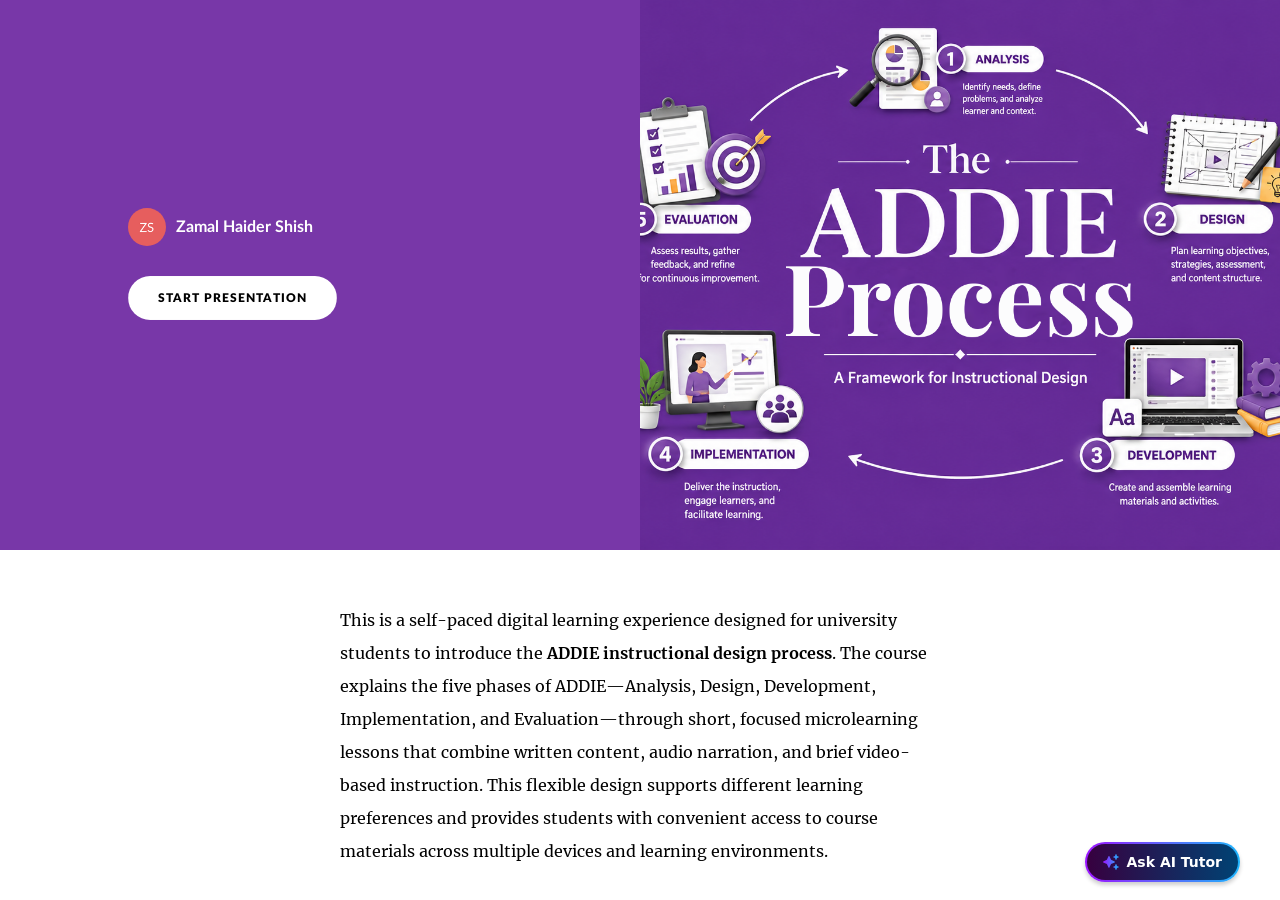
<file: addie/index.html>
<!doctype html>
<!-- 
course package version: sWbwGZkt
rise_frontend sha: ae002b4106e8edb9b1bc1f6c047ebb9322b9e91b
ai_scenario sha: 585db30a9a8b6025ab6b74a218a5d0a11eba5d59
learn_distribution_frontend sha: 42774100e503f4777ec9b4706931e77a2be1e7cd
mondrian sha: 4eb6fe098efbd3595fbe13a52adf106683e939a8
sandbox sha: 42753f3391b109fa3788c525c22880445ab48325
 -->
<html lang="en">
  <head>
    <meta charset="utf-8">
    <meta name="viewport" content="width=device-width,initial-scale=1">
    <title></title>
    
    <script type="application/json" id="__CONFIG__">
      {"remoteManifest":{"ai_scenario":{".js":["ai-scenario/entry.js"]},"learn_distribution_frontend":{".js":["learn_dist/entry.js"]},"mondrian":{".js":["mondrian/entry.js"]}},"assetTargetPrefixes":{"media":"assets","font":"lib/fonts"},"loadOnlyInLms":false,"surface":"web-export"}
    </script>
    
    <script src="lib/dist/7137cfb8.js"></script>
  </head>
  <body>
    <div id="app"></div>
    
      <script src="lib/rise/c4733018.js"></script>
    
  </body>
</html>
</file>
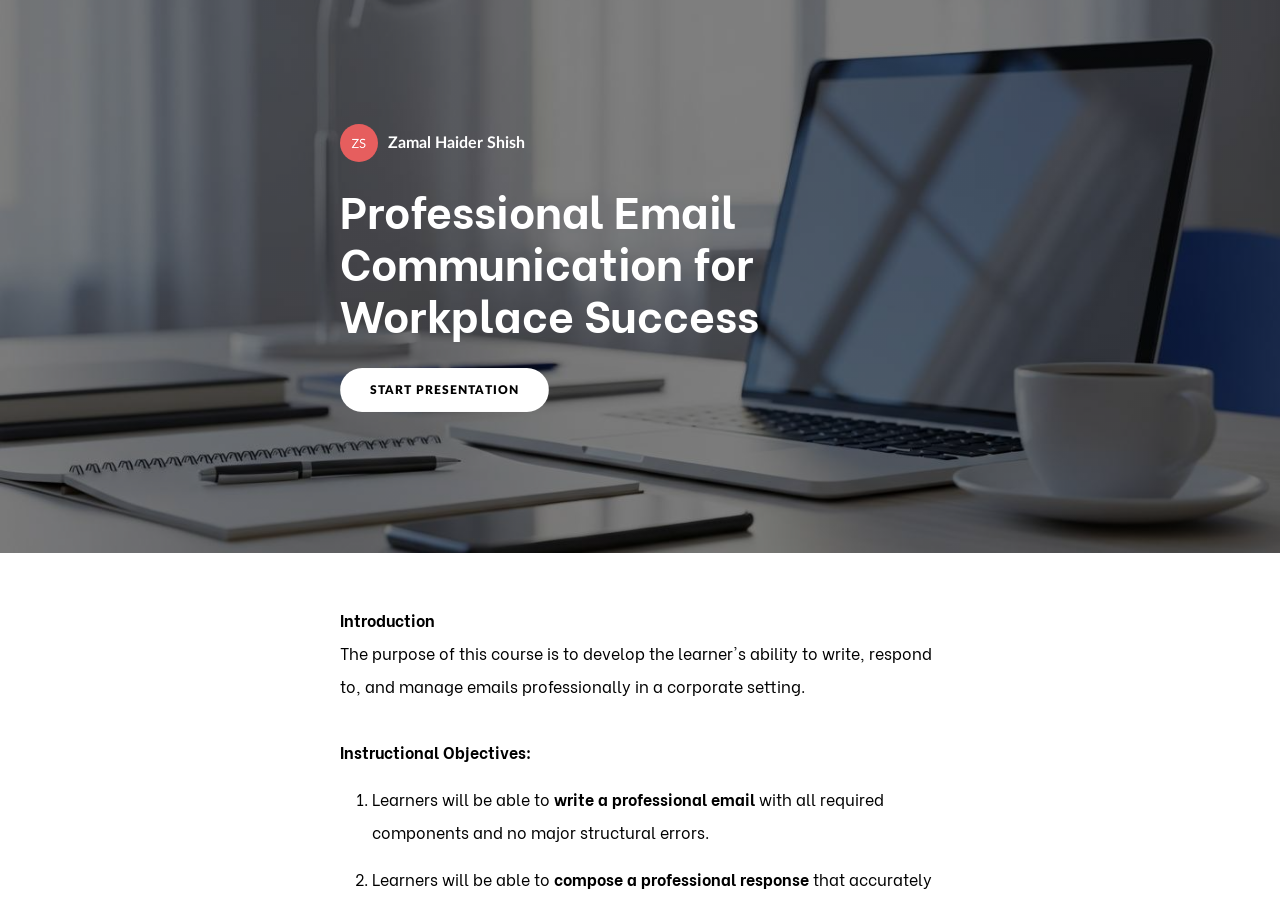
<file: email-communication/index.html>
<!doctype html>
<!-- 
course package version: 301oKXaD
rise_frontend sha: 3e53b1ada157f548f33ef9f8f7e0b43979d2177a
ai_scenario sha: b8ab83ff4ed4319c47b0614a73472a708789575a
learn_distribution_frontend sha: 42774100e503f4777ec9b4706931e77a2be1e7cd
mondrian sha: 4eb6fe098efbd3595fbe13a52adf106683e939a8
sandbox sha: 42753f3391b109fa3788c525c22880445ab48325
 -->
<html lang="en">
  <head>
    <meta charset="utf-8">
    <meta name="viewport" content="width=device-width,initial-scale=1">
    <title>Professional Email Communication for Workplace Success</title>
    
    <script type="application/json" id="__CONFIG__">
      {"remoteManifest":{"ai_scenario":{".js":["ai-scenario/entry.js"]},"learn_distribution_frontend":{".js":["learn_dist/entry.js"]},"mondrian":{".js":["mondrian/entry.js"]}},"assetTargetPrefixes":{"media":"assets","font":"lib/fonts"},"loadOnlyInLms":false,"surface":"web-export"}
    </script>
    
    <script src="lib/dist/7137cfb8.js"></script>
  </head>
  <body>
    <div id="app"></div>
    
      <script src="lib/rise/eb91ed8c.js"></script>
    
  </body>
</html>
</file>
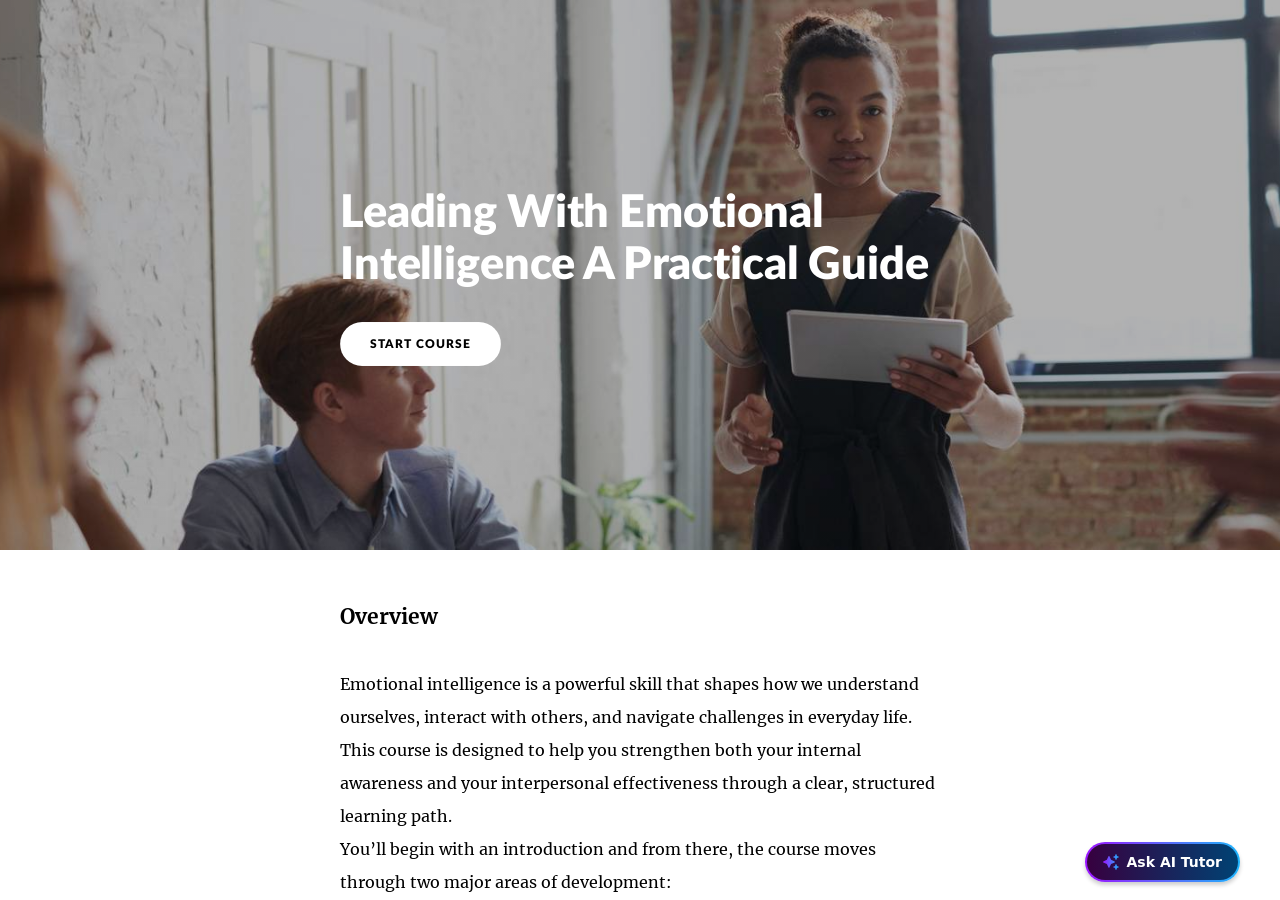
<file: emotional-intelligence/index.html>
<!doctype html>
<!-- 
course package version: x0qaToDR
rise_frontend sha: 1dea0fcf886eb00c4777d964a285a16c9dfc623b
ai_scenario sha: b8ab83ff4ed4319c47b0614a73472a708789575a
learn_distribution_frontend sha: 42774100e503f4777ec9b4706931e77a2be1e7cd
mondrian sha: 4eb6fe098efbd3595fbe13a52adf106683e939a8
sandbox sha: 42753f3391b109fa3788c525c22880445ab48325
 -->
<html lang="en">
  <head>
    <meta charset="utf-8">
    <meta name="viewport" content="width=device-width,initial-scale=1">
    <title>Leading With Emotional Intelligence A Practical Guide </title>
    
    <script type="application/json" id="__CONFIG__">
      {"remoteManifest":{"ai_scenario":{".js":["ai-scenario/entry.js"]},"learn_distribution_frontend":{".js":["learn_dist/entry.js"]},"mondrian":{".js":["mondrian/entry.js"]}},"assetTargetPrefixes":{"media":"assets","font":"lib/fonts"},"loadOnlyInLms":false,"surface":"web-export"}
    </script>
    
    <script src="lib/dist/7137cfb8.js"></script>
  </head>
  <body>
    <div id="app"></div>
    
      <script src="lib/rise/63db3741.js"></script>
    
  </body>
</html>
</file>
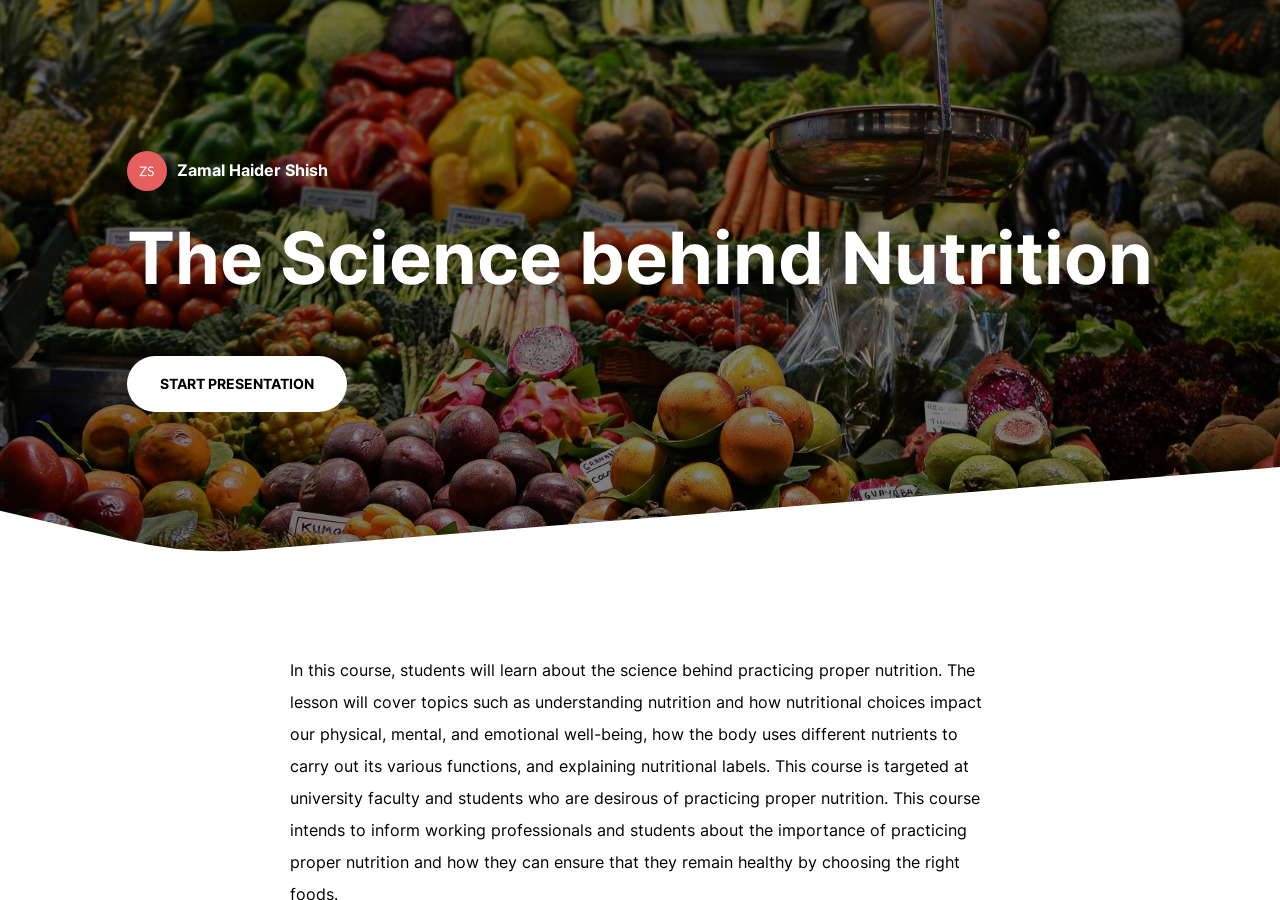
<file: nutrition/index.html>
<!doctype html>
<!-- 
course package version: ppArl0YT
rise_frontend sha: ae002b4106e8edb9b1bc1f6c047ebb9322b9e91b
ai_scenario sha: 585db30a9a8b6025ab6b74a218a5d0a11eba5d59
learn_distribution_frontend sha: 42774100e503f4777ec9b4706931e77a2be1e7cd
mondrian sha: 4eb6fe098efbd3595fbe13a52adf106683e939a8
sandbox sha: 42753f3391b109fa3788c525c22880445ab48325
 -->
<html lang="en">
  <head>
    <meta charset="utf-8">
    <meta name="viewport" content="width=device-width,initial-scale=1">
    <title>The Science behind Nutrition</title>
    
    <script type="application/json" id="__CONFIG__">
      {"remoteManifest":{"ai_scenario":{".js":["ai-scenario/entry.js"]},"learn_distribution_frontend":{".js":["learn_dist/entry.js"]},"mondrian":{".js":["mondrian/entry.js"]}},"assetTargetPrefixes":{"media":"assets","font":"lib/fonts"},"loadOnlyInLms":false,"surface":"web-export"}
    </script>
    
    <script src="lib/dist/7137cfb8.js"></script>
  </head>
  <body>
    <div id="app"></div>
    
      <script src="lib/rise/c4733018.js"></script>
    
  </body>
</html>
</file>
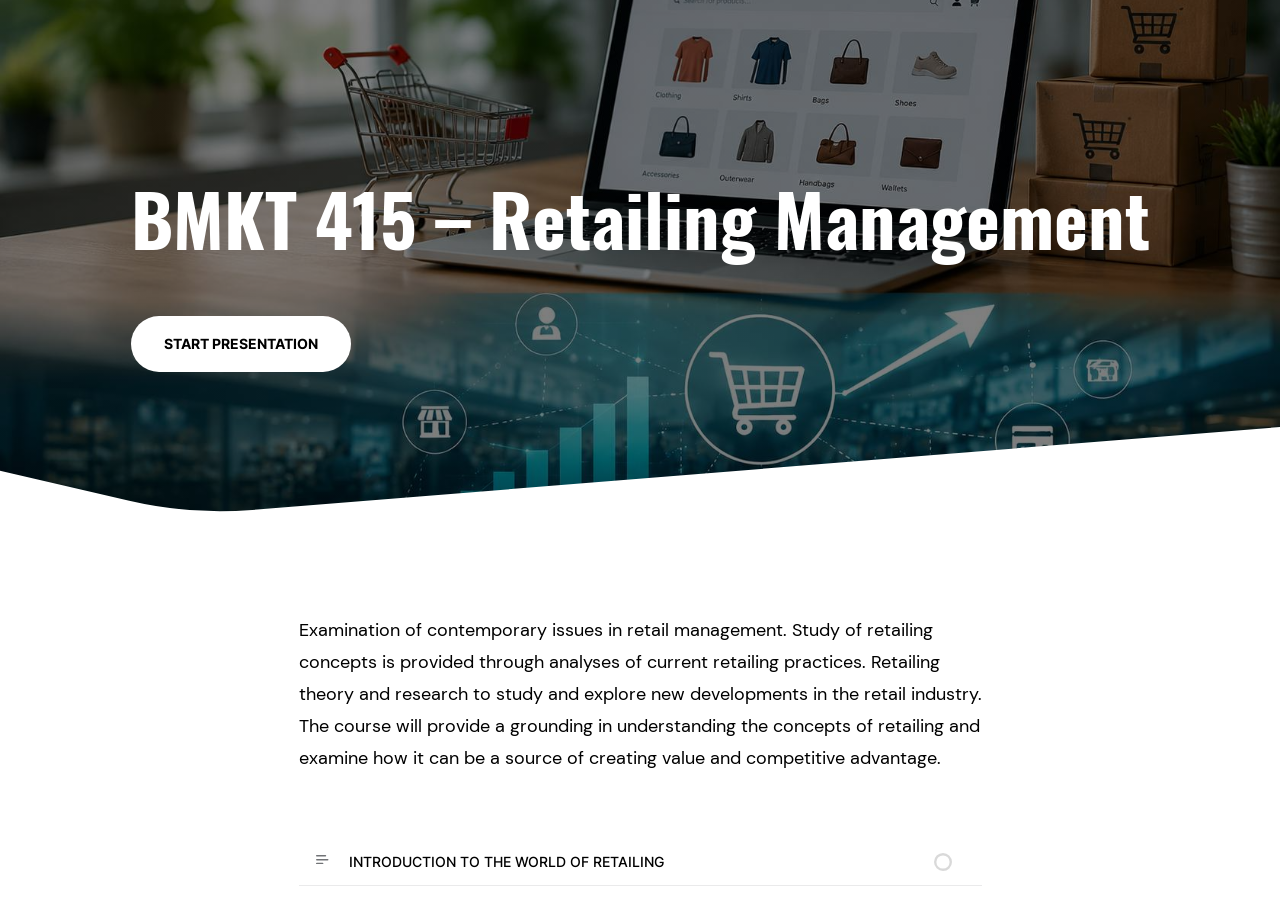
<file: retail-management/index.html>
<!doctype html>
<!-- 
course package version: zZg3HscR
rise_frontend sha: 3e53b1ada157f548f33ef9f8f7e0b43979d2177a
ai_scenario sha: b8ab83ff4ed4319c47b0614a73472a708789575a
learn_distribution_frontend sha: 42774100e503f4777ec9b4706931e77a2be1e7cd
mondrian sha: 4eb6fe098efbd3595fbe13a52adf106683e939a8
sandbox sha: 42753f3391b109fa3788c525c22880445ab48325
 -->
<html lang="en">
  <head>
    <meta charset="utf-8">
    <meta name="viewport" content="width=device-width,initial-scale=1">
    <title>BMKT 415 – Retailing Management</title>
    
    <script type="application/json" id="__CONFIG__">
      {"remoteManifest":{"ai_scenario":{".js":["ai-scenario/entry.js"]},"learn_distribution_frontend":{".js":["learn_dist/entry.js"]},"mondrian":{".js":["mondrian/entry.js"]}},"assetTargetPrefixes":{"media":"assets","font":"lib/fonts"},"loadOnlyInLms":false,"surface":"web-export"}
    </script>
    
    <script src="lib/dist/7137cfb8.js"></script>
  </head>
  <body>
    <div id="app"></div>
    
      <script src="lib/rise/eb91ed8c.js"></script>
    
  </body>
</html>
</file>
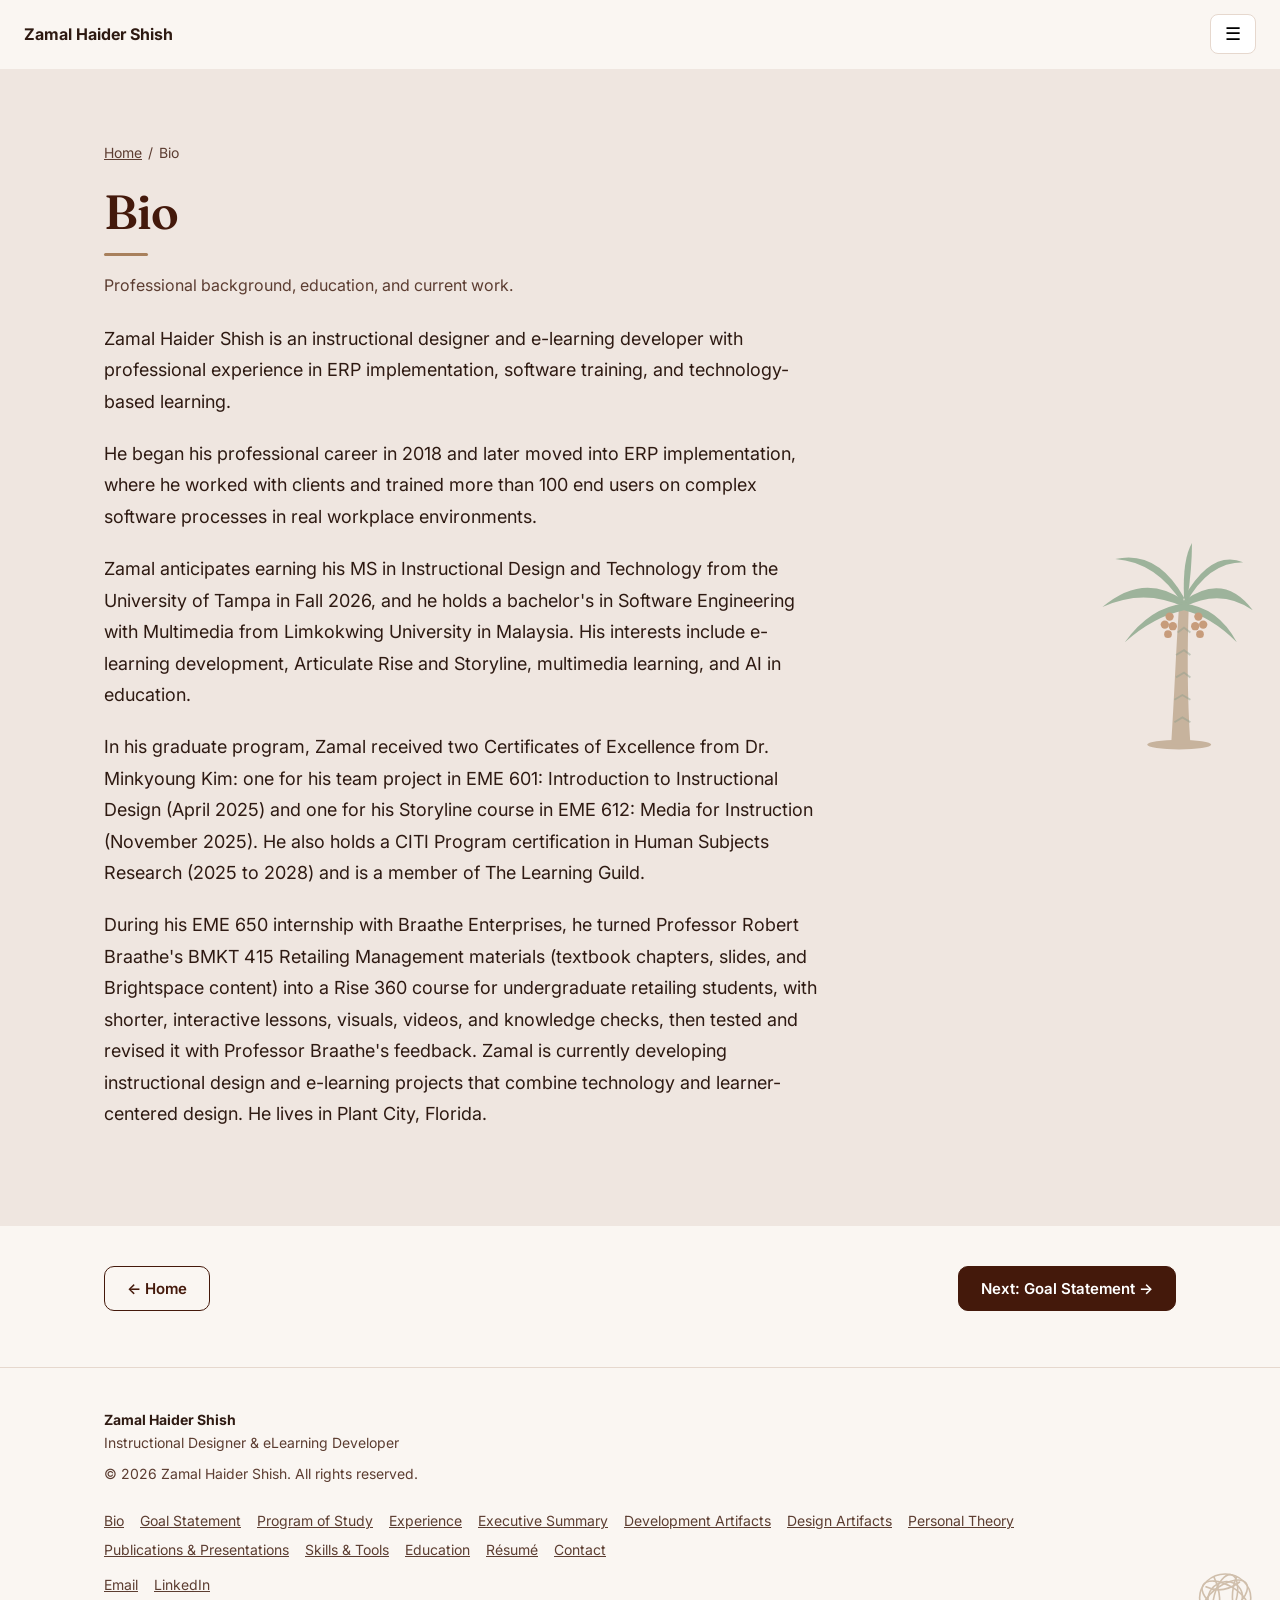
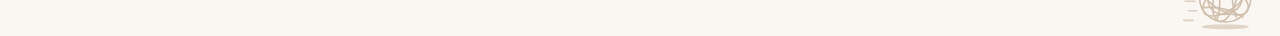
<file: bio.html>
<!DOCTYPE html>
<!--
This page shares styles.css and site.js with index.html and the other sub-pages. Keep all the site files in the same folder.
The text below is plain HTML, so edit it directly. The menu and footer are identical on every page; if you change them, change all six pages (index.html, bio.html, goals.html, pos.html, experience.html, theory.html).
-->
<html lang="en"><head>
<meta charset="utf-8"><meta name="viewport" content="width=device-width,initial-scale=1">
<title>Bio | Zamal Haider Shish</title>
<meta name="description" content="Bio of Zamal Haider Shish: professional background in ERP implementation and software training, MS in Instructional Design and Technology at the University of Tampa, and current instructional design and e-learning work.">
<meta property="og:type" content="website"><meta property="og:title" content="Bio | Zamal Haider Shish">
<meta property="og:description" content="Bio of Zamal Haider Shish: professional background in ERP implementation and software training, MS in Instructional Design and Technology at the University of Tampa, and current instructional design and e-learning work.">
<link rel="preconnect" href="https://fonts.googleapis.com"><link rel="preconnect" href="https://fonts.gstatic.com" crossorigin>
<link href="https://fonts.googleapis.com/css2?family=Fraunces:opsz,wght@9..144,500..700&family=Inter:wght@400;500;600;700;800&display=swap" rel="stylesheet">
<link rel="icon" href="favicon.svg" type="image/svg+xml"><link rel="icon" href="favicon-32.png" sizes="32x32" type="image/png"><link rel="apple-touch-icon" href="apple-touch-icon.png">
<meta name="theme-color" content="#44190B">
<meta property="og:url" content="https://zamalhaidershish.github.io/zamal-protfolio/bio.html"><meta property="og:image" content="https://zamalhaidershish.github.io/zamal-protfolio/og-image.jpg"><meta property="og:image:width" content="1200"><meta property="og:image:height" content="630"><meta property="og:image:alt" content="Zamal Haider Shish, Instructional Designer and eLearning Developer"><meta name="twitter:card" content="summary_large_image">
<link rel="stylesheet" href="styles.css">
<script src="site.js"></script>
</head>
<body>
<a class="skip" href="#main">Skip to content</a>
<svg aria-hidden="true" focusable="false" style="position:absolute;width:0;height:0;overflow:hidden">
<defs>
<g id="wm-saguaro">
  <g style="fill:none;stroke:var(--wm-cact);stroke-linecap:round;stroke-width:15">
    <path d="M54 104 H38 a9 9 0 0 1 -9 -9 V60"/><path d="M66 84 H82 a9 9 0 0 0 9 -9 V46"/>
  </g>
  <rect x="49" y="22" width="22" height="136" rx="11" style="fill:var(--wm-cact)"/>
  <g style="fill:none;stroke:var(--wm-cact-dk);stroke-width:1.6;stroke-linecap:round">
    <path d="M56 32 V152"/><path d="M60 28 V154"/><path d="M64 32 V152"/><path d="M29 64 V92"/><path d="M91 50 V72"/>
  </g>
  <g style="fill:var(--wm-bloom)"><circle cx="54" cy="22" r="4.5"/><circle cx="64" cy="20" r="4.5"/><circle cx="91" cy="44" r="4"/></g>
  <g style="fill:var(--wm-sun)"><circle cx="54" cy="22" r="1.6"/><circle cx="64" cy="20" r="1.6"/><circle cx="91" cy="44" r="1.4"/></g>
</g>
<g id="wm-fig">
  <ellipse cx="50" cy="106" rx="30" ry="3" style="fill:var(--wm-brown)"/>
  <g style="fill:var(--wm-cact)">
    <ellipse cx="50" cy="80" rx="17" ry="24"/>
    <ellipse cx="29" cy="52" rx="13" ry="19" transform="rotate(-28 29 52)"/>
    <ellipse cx="70" cy="48" rx="13" ry="19" transform="rotate(24 70 48)"/>
    <ellipse cx="50" cy="40" rx="10" ry="15" transform="rotate(-6 50 40)"/>
  </g>
  <g style="fill:var(--wm-cact-dk)"><circle cx="44" cy="72" r="1.3"/><circle cx="56" cy="78" r="1.3"/><circle cx="47" cy="90" r="1.3"/><circle cx="27" cy="50" r="1.2"/><circle cx="34" cy="60" r="1.2"/><circle cx="70" cy="44" r="1.2"/><circle cx="66" cy="56" r="1.2"/><circle cx="50" cy="36" r="1.2"/></g>
  <g style="fill:var(--wm-pink)"><ellipse cx="44" cy="24" rx="3.2" ry="4.4"/><ellipse cx="80" cy="30" rx="3.2" ry="4.4" transform="rotate(20 80 30)"/><ellipse cx="17" cy="36" rx="3" ry="4.2" transform="rotate(-25 17 36)"/></g>
  <g style="fill:var(--wm-bloom)"><circle cx="55" cy="23" r="5"/><circle cx="24" cy="32" r="4.5"/><circle cx="73" cy="27" r="4.5"/></g>
  <g style="fill:var(--wm-sun)"><circle cx="55" cy="23" r="1.8"/><circle cx="24" cy="32" r="1.6"/><circle cx="73" cy="27" r="1.6"/></g>
</g>
<g id="wm-ball">
  <ellipse cx="54" cy="106" rx="36" ry="3" style="fill:var(--wm-brown)"/>
  <circle cx="46" cy="74" r="30" style="fill:var(--wm-cact)"/>
  <circle cx="82" cy="94" r="12" style="fill:var(--wm-cact)"/>
  <g style="fill:none;stroke:var(--wm-cact-dk);stroke-width:1.5">
    <ellipse cx="46" cy="74" rx="9" ry="30"/><ellipse cx="46" cy="74" rx="19" ry="30"/><ellipse cx="82" cy="94" rx="5" ry="12"/>
  </g>
  <g style="fill:var(--wm-sun)" transform="translate(46 44)">
    <ellipse cx="0" cy="-7" rx="3.6" ry="7"/><ellipse cx="0" cy="-7" rx="3.6" ry="7" transform="rotate(45)"/><ellipse cx="0" cy="-7" rx="3.6" ry="7" transform="rotate(-45)"/><ellipse cx="0" cy="-7" rx="3.6" ry="7" transform="rotate(90)"/><ellipse cx="0" cy="-7" rx="3.6" ry="7" transform="rotate(-90)"/>
  </g>
  <circle cx="46" cy="44" r="3" style="fill:var(--wm-bloom)"/>
  <g style="fill:var(--wm-pink)"><circle cx="82" cy="81" r="3.6"/></g>
</g>
<g id="wm-tumble">
  <ellipse cx="54" cy="106" rx="30" ry="3" style="fill:var(--wm-brown);opacity:.6"/>
  <g style="fill:none;stroke:var(--wm-brown);stroke-width:2;stroke-linecap:round">
    <ellipse cx="54" cy="70" rx="32" ry="30"/>
    <ellipse cx="54" cy="70" rx="32" ry="16" transform="rotate(30 54 70)"/>
    <ellipse cx="54" cy="70" rx="32" ry="16" transform="rotate(-35 54 70)"/>
    <ellipse cx="54" cy="70" rx="14" ry="30" transform="rotate(15 54 70)"/>
    <ellipse cx="54" cy="70" rx="20" ry="22" transform="rotate(60 54 70)"/>
    <path d="M30 56 q20 10 42 -6"/><path d="M28 82 q26 -2 48 12"/><path d="M40 44 q12 26 4 52"/><path d="M68 44 q-10 24 0 50"/>
  </g>
  <g style="fill:none;stroke:var(--wm-brown);stroke-width:2;stroke-linecap:round;opacity:.7"><path d="M4 74 H16"/><path d="M8 86 H18"/><path d="M2 98 H14"/></g>
</g>
<g id="wm-date">
  <ellipse cx="52" cy="126" rx="20" ry="3" style="fill:var(--wm-brown)"/>
  <path d="M47 126 C49 96 50 66 52 38 L58 38 C57 66 57 96 59 126 Z" style="fill:var(--wm-brown)"/>
  <g style="fill:none;stroke:var(--wm-cact-dk);stroke-width:1.2;opacity:.45"><path d="M49 112 l5 -3 l5 3"/><path d="M49 98 l5 -3 l5 3"/><path d="M50 84 l5 -3 l4 3"/><path d="M50 70 l5 -3 l4 3"/><path d="M51 56 l4 -3 l4 3"/></g>
  <g style="fill:var(--wm-cact)">
    <path d="M55 36 Q30 18 4 40 Q30 28 55 40 Z"/><path d="M55 36 Q80 18 98 42 Q78 28 55 40 Z"/>
    <path d="M55 34 Q38 4 12 10 Q38 12 54 38 Z"/><path d="M55 34 Q72 4 92 12 Q70 12 56 38 Z"/>
    <path d="M55 34 Q54 10 60 0 Q60 16 57 36 Z"/>
    <path d="M55 38 Q34 40 18 62 Q36 46 55 42 Z"/><path d="M55 38 Q76 40 88 62 Q72 46 55 42 Z"/>
  </g>
  <g style="fill:var(--wm-date)"><circle cx="46" cy="46" r="2.6"/><circle cx="43" cy="51" r="2.6"/><circle cx="48" cy="52" r="2.6"/><circle cx="45" cy="57" r="2.4"/><circle cx="64" cy="46" r="2.6"/><circle cx="67" cy="51" r="2.6"/><circle cx="62" cy="52" r="2.6"/><circle cx="65" cy="57" r="2.4"/></g>
</g>
</defs>
</svg>
<header id="nav"><div class="w nb"><a class="brand" href="index.html">Zamal Haider Shish</a>
<nav id="menu" aria-label="Main"><a href="bio.html" class="on" aria-current="page">Bio</a><a href="goals.html">Goal Statement</a><a href="pos.html">Program of Study</a><a href="experience.html">Experience</a><a href="index.html#summary">Executive Summary</a><a href="index.html#projects">Development Artifacts</a><a href="index.html#design">Design Artifacts</a><a href="index.html#research">Publications &amp; Presentations</a></nav><a class="btn hcta" href="index.html#resume">R&eacute;sum&eacute;</a>
<button id="mb" aria-label="Open menu" aria-expanded="false" aria-controls="menu">&#9776;</button></div></header>
<main id="main">
<section class="sp alt has-wm"><svg class="wm wm-about" viewBox="0 0 100 130" fill="currentColor" aria-hidden="true" focusable="false"><use href="#wm-date"/></svg><div class="w">
<nav class="crumb" aria-label="Breadcrumb"><a href="index.html">Home</a><span class="sep" aria-hidden="true">/</span><span aria-current="page">Bio</span></nav>
<h1>Bio</h1>
<p class="lead">Professional background, education, and current work.</p>
<div class="bio">
<p>Zamal Haider Shish is an instructional designer and e-learning developer with professional experience in ERP implementation, software training, and technology-based learning.</p>
<p>He began his professional career in 2018 and later moved into ERP implementation, where he worked with clients and trained more than 100 end users on complex software processes in real workplace environments.</p>
<p>Zamal anticipates earning his MS in Instructional Design and Technology from the University of Tampa in Fall 2026, and he holds a bachelor's in Software Engineering with Multimedia from Limkokwing University in Malaysia. His interests include e-learning development, Articulate Rise and Storyline, multimedia learning, and AI in education.</p>
<p>In his graduate program, Zamal received two Certificates of Excellence from Dr. Minkyoung Kim: one for his team project in EME 601: Introduction to Instructional Design (April 2025) and one for his Storyline course in EME 612: Media for Instruction (November 2025). He also holds a CITI Program certification in Human Subjects Research (2025 to 2028) and is a member of The Learning Guild.</p>
<p>During his EME 650 internship with Braathe Enterprises, he turned Professor Robert Braathe's BMKT 415 Retailing Management materials (textbook chapters, slides, and Brightspace content) into a Rise 360 course for undergraduate retailing students, with shorter, interactive lessons, visuals, videos, and knowledge checks, then tested and revised it with Professor Braathe's feedback. Zamal is currently developing instructional design and e-learning projects that combine technology and learner-centered design. He lives in Plant City, Florida.</p></div>
</div></section>

<section class="sp-next"><div class="w"><div class="pn"><a class="btn o" href="index.html"><span aria-hidden="true">&larr;</span> Home</a><a class="btn" href="goals.html">Next: Goal Statement <span aria-hidden="true">&rarr;</span></a></div></div></section>
</main>

<footer class="has-wm"><svg class="wm wm-footer" viewBox="0 0 100 110" fill="currentColor" aria-hidden="true" focusable="false"><use href="#wm-tumble"/></svg><div class="w fw"><div><b>Zamal Haider Shish</b><br><span class="mu">Instructional Designer &amp; eLearning Developer</span><p class="mu" style="margin-top:8px">&copy; 2026 Zamal Haider Shish. All rights reserved.</p></div>
<div><nav aria-label="Footer"><a href="bio.html">Bio</a><a href="goals.html">Goal Statement</a><a href="pos.html">Program of Study</a><a href="experience.html">Experience</a><a href="index.html#summary">Executive Summary</a><a href="index.html#projects">Development Artifacts</a><a href="index.html#design">Design Artifacts</a><a href="theory.html">Personal Theory</a><a href="index.html#research">Publications &amp; Presentations</a><a href="index.html#skills">Skills &amp; Tools</a><a href="index.html#education">Education</a><a href="index.html#resume">R&eacute;sum&eacute;</a><a href="index.html#contact">Contact</a></nav>
<p class="ln" style="margin-top:12px"><a id="fe" aria-label="Email" href="index.html#contact">Email</a><a id="fl2" aria-label="LinkedIn" href="index.html#contact" target="_blank" rel="noopener">LinkedIn</a></p></div></div></footer>
</body></html>
</file>
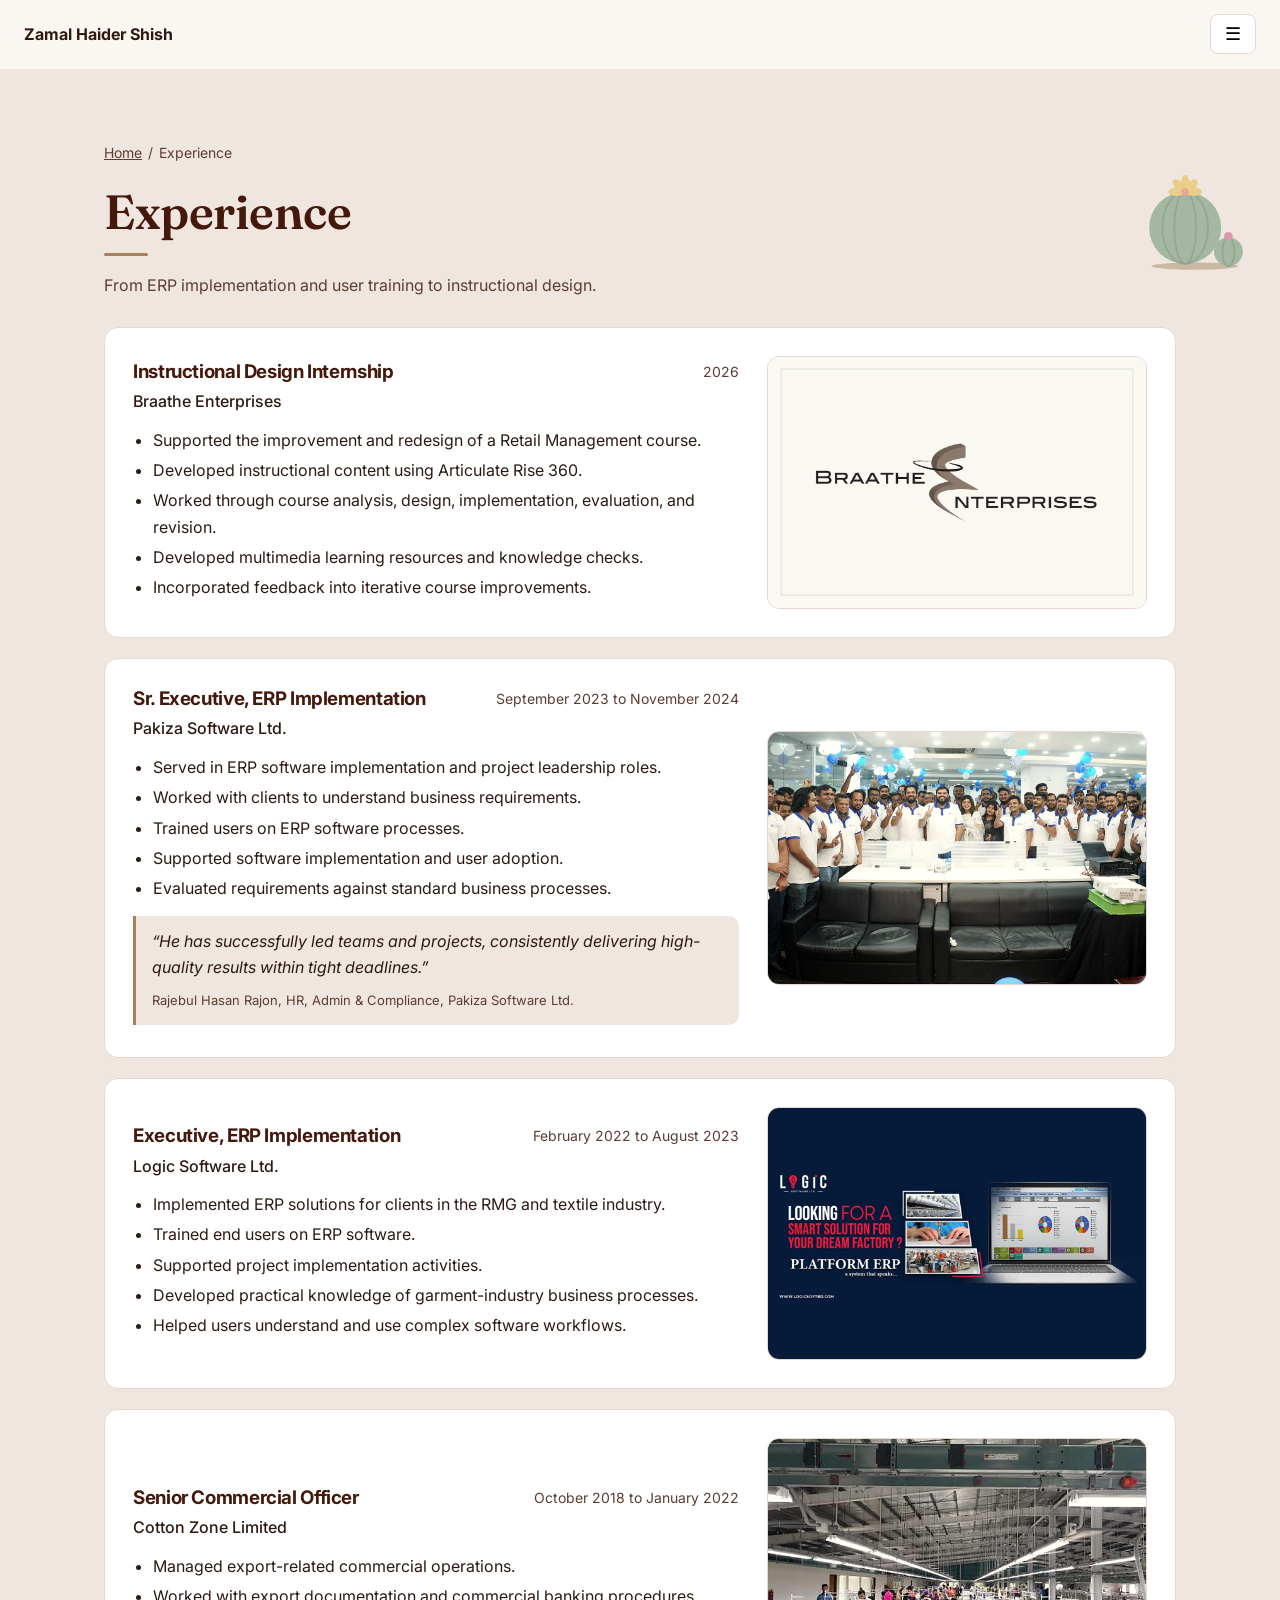
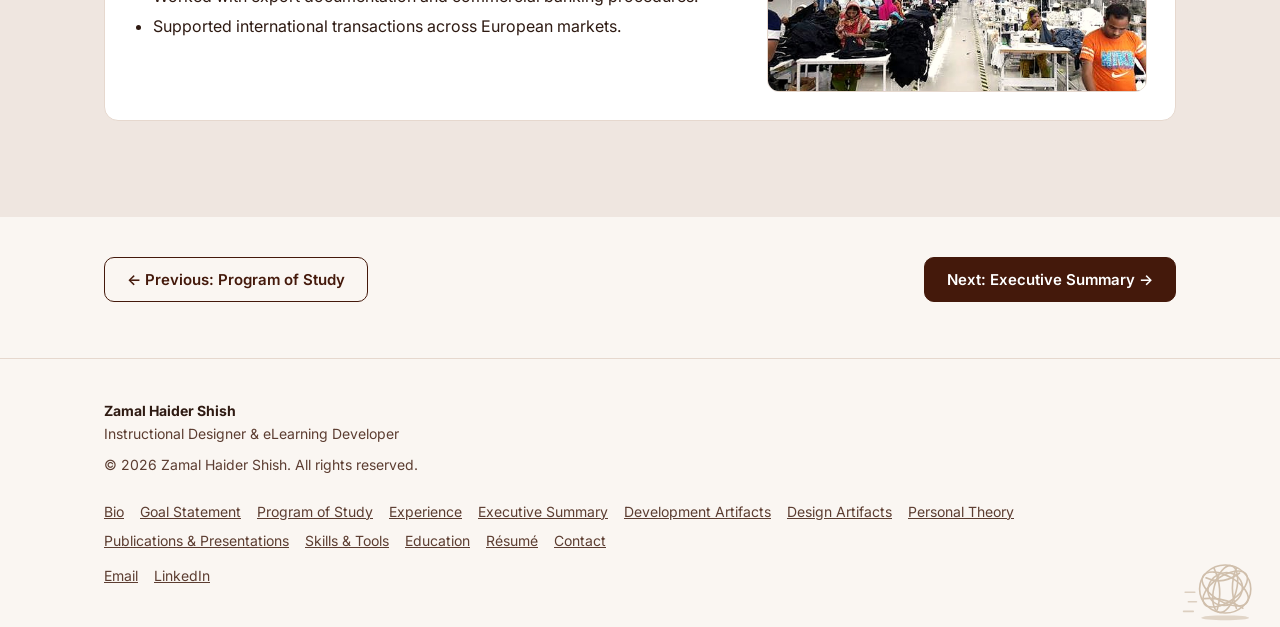
<file: experience.html>
<!DOCTYPE html>
<!--
This page shares styles.css and site.js with index.html and the other sub-pages. Keep all the site files in the same folder.
The text below is plain HTML, so edit it directly. The menu and footer are identical on every page; if you change them, change all six pages (index.html, bio.html, goals.html, pos.html, experience.html, theory.html).
-->
<html lang="en"><head>
<meta charset="utf-8"><meta name="viewport" content="width=device-width,initial-scale=1">
<title>Experience | Zamal Haider Shish</title>
<meta name="description" content="Professional experience of Zamal Haider Shish: an instructional design internship, ERP implementation and end-user training, and commercial operations in the garment industry.">
<meta property="og:type" content="website"><meta property="og:title" content="Experience | Zamal Haider Shish">
<meta property="og:description" content="Professional experience of Zamal Haider Shish: an instructional design internship, ERP implementation and end-user training, and commercial operations in the garment industry.">
<link rel="preconnect" href="https://fonts.googleapis.com"><link rel="preconnect" href="https://fonts.gstatic.com" crossorigin>
<link href="https://fonts.googleapis.com/css2?family=Fraunces:opsz,wght@9..144,500..700&family=Inter:wght@400;500;600;700;800&display=swap" rel="stylesheet">
<link rel="icon" href="favicon.svg" type="image/svg+xml"><link rel="icon" href="favicon-32.png" sizes="32x32" type="image/png"><link rel="apple-touch-icon" href="apple-touch-icon.png">
<meta name="theme-color" content="#44190B">
<meta property="og:url" content="https://zamalhaidershish.github.io/zamal-protfolio/experience.html"><meta property="og:image" content="https://zamalhaidershish.github.io/zamal-protfolio/og-image.jpg"><meta property="og:image:width" content="1200"><meta property="og:image:height" content="630"><meta property="og:image:alt" content="Zamal Haider Shish, Instructional Designer and eLearning Developer"><meta name="twitter:card" content="summary_large_image">
<link rel="stylesheet" href="styles.css">
<script src="site.js"></script>
</head>
<body>
<a class="skip" href="#main">Skip to content</a>
<svg aria-hidden="true" focusable="false" style="position:absolute;width:0;height:0;overflow:hidden">
<defs>
<g id="wm-saguaro">
  <g style="fill:none;stroke:var(--wm-cact);stroke-linecap:round;stroke-width:15">
    <path d="M54 104 H38 a9 9 0 0 1 -9 -9 V60"/><path d="M66 84 H82 a9 9 0 0 0 9 -9 V46"/>
  </g>
  <rect x="49" y="22" width="22" height="136" rx="11" style="fill:var(--wm-cact)"/>
  <g style="fill:none;stroke:var(--wm-cact-dk);stroke-width:1.6;stroke-linecap:round">
    <path d="M56 32 V152"/><path d="M60 28 V154"/><path d="M64 32 V152"/><path d="M29 64 V92"/><path d="M91 50 V72"/>
  </g>
  <g style="fill:var(--wm-bloom)"><circle cx="54" cy="22" r="4.5"/><circle cx="64" cy="20" r="4.5"/><circle cx="91" cy="44" r="4"/></g>
  <g style="fill:var(--wm-sun)"><circle cx="54" cy="22" r="1.6"/><circle cx="64" cy="20" r="1.6"/><circle cx="91" cy="44" r="1.4"/></g>
</g>
<g id="wm-fig">
  <ellipse cx="50" cy="106" rx="30" ry="3" style="fill:var(--wm-brown)"/>
  <g style="fill:var(--wm-cact)">
    <ellipse cx="50" cy="80" rx="17" ry="24"/>
    <ellipse cx="29" cy="52" rx="13" ry="19" transform="rotate(-28 29 52)"/>
    <ellipse cx="70" cy="48" rx="13" ry="19" transform="rotate(24 70 48)"/>
    <ellipse cx="50" cy="40" rx="10" ry="15" transform="rotate(-6 50 40)"/>
  </g>
  <g style="fill:var(--wm-cact-dk)"><circle cx="44" cy="72" r="1.3"/><circle cx="56" cy="78" r="1.3"/><circle cx="47" cy="90" r="1.3"/><circle cx="27" cy="50" r="1.2"/><circle cx="34" cy="60" r="1.2"/><circle cx="70" cy="44" r="1.2"/><circle cx="66" cy="56" r="1.2"/><circle cx="50" cy="36" r="1.2"/></g>
  <g style="fill:var(--wm-pink)"><ellipse cx="44" cy="24" rx="3.2" ry="4.4"/><ellipse cx="80" cy="30" rx="3.2" ry="4.4" transform="rotate(20 80 30)"/><ellipse cx="17" cy="36" rx="3" ry="4.2" transform="rotate(-25 17 36)"/></g>
  <g style="fill:var(--wm-bloom)"><circle cx="55" cy="23" r="5"/><circle cx="24" cy="32" r="4.5"/><circle cx="73" cy="27" r="4.5"/></g>
  <g style="fill:var(--wm-sun)"><circle cx="55" cy="23" r="1.8"/><circle cx="24" cy="32" r="1.6"/><circle cx="73" cy="27" r="1.6"/></g>
</g>
<g id="wm-ball">
  <ellipse cx="54" cy="106" rx="36" ry="3" style="fill:var(--wm-brown)"/>
  <circle cx="46" cy="74" r="30" style="fill:var(--wm-cact)"/>
  <circle cx="82" cy="94" r="12" style="fill:var(--wm-cact)"/>
  <g style="fill:none;stroke:var(--wm-cact-dk);stroke-width:1.5">
    <ellipse cx="46" cy="74" rx="9" ry="30"/><ellipse cx="46" cy="74" rx="19" ry="30"/><ellipse cx="82" cy="94" rx="5" ry="12"/>
  </g>
  <g style="fill:var(--wm-sun)" transform="translate(46 44)">
    <ellipse cx="0" cy="-7" rx="3.6" ry="7"/><ellipse cx="0" cy="-7" rx="3.6" ry="7" transform="rotate(45)"/><ellipse cx="0" cy="-7" rx="3.6" ry="7" transform="rotate(-45)"/><ellipse cx="0" cy="-7" rx="3.6" ry="7" transform="rotate(90)"/><ellipse cx="0" cy="-7" rx="3.6" ry="7" transform="rotate(-90)"/>
  </g>
  <circle cx="46" cy="44" r="3" style="fill:var(--wm-bloom)"/>
  <g style="fill:var(--wm-pink)"><circle cx="82" cy="81" r="3.6"/></g>
</g>
<g id="wm-tumble">
  <ellipse cx="54" cy="106" rx="30" ry="3" style="fill:var(--wm-brown);opacity:.6"/>
  <g style="fill:none;stroke:var(--wm-brown);stroke-width:2;stroke-linecap:round">
    <ellipse cx="54" cy="70" rx="32" ry="30"/>
    <ellipse cx="54" cy="70" rx="32" ry="16" transform="rotate(30 54 70)"/>
    <ellipse cx="54" cy="70" rx="32" ry="16" transform="rotate(-35 54 70)"/>
    <ellipse cx="54" cy="70" rx="14" ry="30" transform="rotate(15 54 70)"/>
    <ellipse cx="54" cy="70" rx="20" ry="22" transform="rotate(60 54 70)"/>
    <path d="M30 56 q20 10 42 -6"/><path d="M28 82 q26 -2 48 12"/><path d="M40 44 q12 26 4 52"/><path d="M68 44 q-10 24 0 50"/>
  </g>
  <g style="fill:none;stroke:var(--wm-brown);stroke-width:2;stroke-linecap:round;opacity:.7"><path d="M4 74 H16"/><path d="M8 86 H18"/><path d="M2 98 H14"/></g>
</g>
<g id="wm-date">
  <ellipse cx="52" cy="126" rx="20" ry="3" style="fill:var(--wm-brown)"/>
  <path d="M47 126 C49 96 50 66 52 38 L58 38 C57 66 57 96 59 126 Z" style="fill:var(--wm-brown)"/>
  <g style="fill:none;stroke:var(--wm-cact-dk);stroke-width:1.2;opacity:.45"><path d="M49 112 l5 -3 l5 3"/><path d="M49 98 l5 -3 l5 3"/><path d="M50 84 l5 -3 l4 3"/><path d="M50 70 l5 -3 l4 3"/><path d="M51 56 l4 -3 l4 3"/></g>
  <g style="fill:var(--wm-cact)">
    <path d="M55 36 Q30 18 4 40 Q30 28 55 40 Z"/><path d="M55 36 Q80 18 98 42 Q78 28 55 40 Z"/>
    <path d="M55 34 Q38 4 12 10 Q38 12 54 38 Z"/><path d="M55 34 Q72 4 92 12 Q70 12 56 38 Z"/>
    <path d="M55 34 Q54 10 60 0 Q60 16 57 36 Z"/>
    <path d="M55 38 Q34 40 18 62 Q36 46 55 42 Z"/><path d="M55 38 Q76 40 88 62 Q72 46 55 42 Z"/>
  </g>
  <g style="fill:var(--wm-date)"><circle cx="46" cy="46" r="2.6"/><circle cx="43" cy="51" r="2.6"/><circle cx="48" cy="52" r="2.6"/><circle cx="45" cy="57" r="2.4"/><circle cx="64" cy="46" r="2.6"/><circle cx="67" cy="51" r="2.6"/><circle cx="62" cy="52" r="2.6"/><circle cx="65" cy="57" r="2.4"/></g>
</g>
</defs>
</svg>
<header id="nav"><div class="w nb"><a class="brand" href="index.html">Zamal Haider Shish</a>
<nav id="menu" aria-label="Main"><a href="bio.html">Bio</a><a href="goals.html">Goal Statement</a><a href="pos.html">Program of Study</a><a href="experience.html" class="on" aria-current="page">Experience</a><a href="index.html#summary">Executive Summary</a><a href="index.html#projects">Development Artifacts</a><a href="index.html#design">Design Artifacts</a><a href="index.html#research">Publications &amp; Presentations</a></nav><a class="btn hcta" href="index.html#resume">R&eacute;sum&eacute;</a>
<button id="mb" aria-label="Open menu" aria-expanded="false" aria-controls="menu">&#9776;</button></div></header>
<main id="main">
<section class="sp alt has-wm"><svg class="wm wm-exp" viewBox="0 0 100 110" fill="currentColor" aria-hidden="true" focusable="false"><use href="#wm-ball"/></svg><div class="w">
<nav class="crumb" aria-label="Breadcrumb"><a href="index.html">Home</a><span class="sep" aria-hidden="true">/</span><span aria-current="page">Experience</span></nav>
<h1>Experience</h1>
<p class="lead">From ERP implementation and user training to instructional design.</p>
<div class="ex xp-page" id="ex"></div>
</div></section>

<section class="sp-next"><div class="w"><div class="pn"><a class="btn o" href="pos.html"><span aria-hidden="true">&larr;</span> Previous: Program of Study</a><a class="btn" href="index.html#summary">Next: Executive Summary <span aria-hidden="true">&rarr;</span></a></div></div></section>
</main>

<footer class="has-wm"><svg class="wm wm-footer" viewBox="0 0 100 110" fill="currentColor" aria-hidden="true" focusable="false"><use href="#wm-tumble"/></svg><div class="w fw"><div><b>Zamal Haider Shish</b><br><span class="mu">Instructional Designer &amp; eLearning Developer</span><p class="mu" style="margin-top:8px">&copy; 2026 Zamal Haider Shish. All rights reserved.</p></div>
<div><nav aria-label="Footer"><a href="bio.html">Bio</a><a href="goals.html">Goal Statement</a><a href="pos.html">Program of Study</a><a href="experience.html">Experience</a><a href="index.html#summary">Executive Summary</a><a href="index.html#projects">Development Artifacts</a><a href="index.html#design">Design Artifacts</a><a href="theory.html">Personal Theory</a><a href="index.html#research">Publications &amp; Presentations</a><a href="index.html#skills">Skills &amp; Tools</a><a href="index.html#education">Education</a><a href="index.html#resume">R&eacute;sum&eacute;</a><a href="index.html#contact">Contact</a></nav>
<p class="ln" style="margin-top:12px"><a id="fe" aria-label="Email" href="index.html#contact">Email</a><a id="fl2" aria-label="LinkedIn" href="index.html#contact" target="_blank" rel="noopener">LinkedIn</a></p></div></div></footer>
<script>
/* ===== EDIT HERE: experience. One entry per role, newest first. img is optional (3:2 photo); quote and quoteBy are optional. ===== */
const EXP=[
{role:"Instructional Design Internship",org:"Braathe Enterprises",img:"experience/braathe.jpg",imgAlt:"Braathe Enterprises logo",dates:"2026",pts:["Supported the improvement and redesign of a Retail Management course.","Developed instructional content using Articulate Rise 360.","Worked through course analysis, design, implementation, evaluation, and revision.","Developed multimedia learning resources and knowledge checks.","Incorporated feedback into iterative course improvements."]},
{role:"Sr. Executive, ERP Implementation",org:"Pakiza Software Ltd.",img:"experience/pakiza.jpg",imgAlt:"The Pakiza Software Ltd. team celebrating together in the office",dates:"September 2023 to November 2024",pts:["Served in ERP software implementation and project leadership roles.","Worked with clients to understand business requirements.","Trained users on ERP software processes.","Supported software implementation and user adoption.","Evaluated requirements against standard business processes."],
 quote:"He has successfully led teams and projects, consistently delivering high-quality results within tight deadlines.",quoteBy:"Rajebul Hasan Rajon, HR, Admin & Compliance, Pakiza Software Ltd."},
{role:"Executive, ERP Implementation",org:"Logic Software Ltd.",img:"experience/logic.jpg",imgAlt:"Logic Software Ltd. Platform ERP banner",dates:"February 2022 to August 2023",pts:["Implemented ERP solutions for clients in the RMG and textile industry.","Trained end users on ERP software.","Supported project implementation activities.","Developed practical knowledge of garment-industry business processes.","Helped users understand and use complex software workflows."]},
{role:"Senior Commercial Officer",org:"Cotton Zone Limited",img:"experience/cottonzone.jpg",imgAlt:"Garment production floor at Cotton Zone Limited",dates:"October 2018 to January 2022",pts:["Managed export-related commercial operations.","Worked with export documentation and commercial banking procedures.","Supported international transactions across European markets."]}];
/* ===== END EDIT ===== */
(()=>{const E=s=>String(s??"").replace(/[&<>"]/g,c=>({"&":"&amp;","<":"&lt;",">":"&gt;",'"':"&quot;"}[c])),chip=t=>`<span class="chip">${E(t)}</span>`;
document.getElementById("ex").innerHTML=EXP.map(x=>`<article class="card rv${x.img?" xi":""}"><div class="xt"><div class="eh"><h2 class="xh">${E(x.role)}</h2><span class="mu sm">${E(x.dates)}</span></div><p class="org">${E(x.org)} ${x.tag?chip(x.tag):""}</p><ul>${x.pts.map(t=>`<li>${E(t)}</li>`).join("")}</ul>${x.quote?`<blockquote class="xq"><p>&ldquo;${E(x.quote)}&rdquo;</p><cite>${E(x.quoteBy)}</cite></blockquote>`:""}</div>${x.img?`<figure class="xf"><img src="${E(x.img)}" alt="${E(x.imgAlt||x.org)}" loading="lazy" width="1200" height="800"></figure>`:""}</article>`).join("");
if(window.REVEAL)REVEAL(document.querySelectorAll("#ex .rv"))})();
</script>
</body></html>
</file>
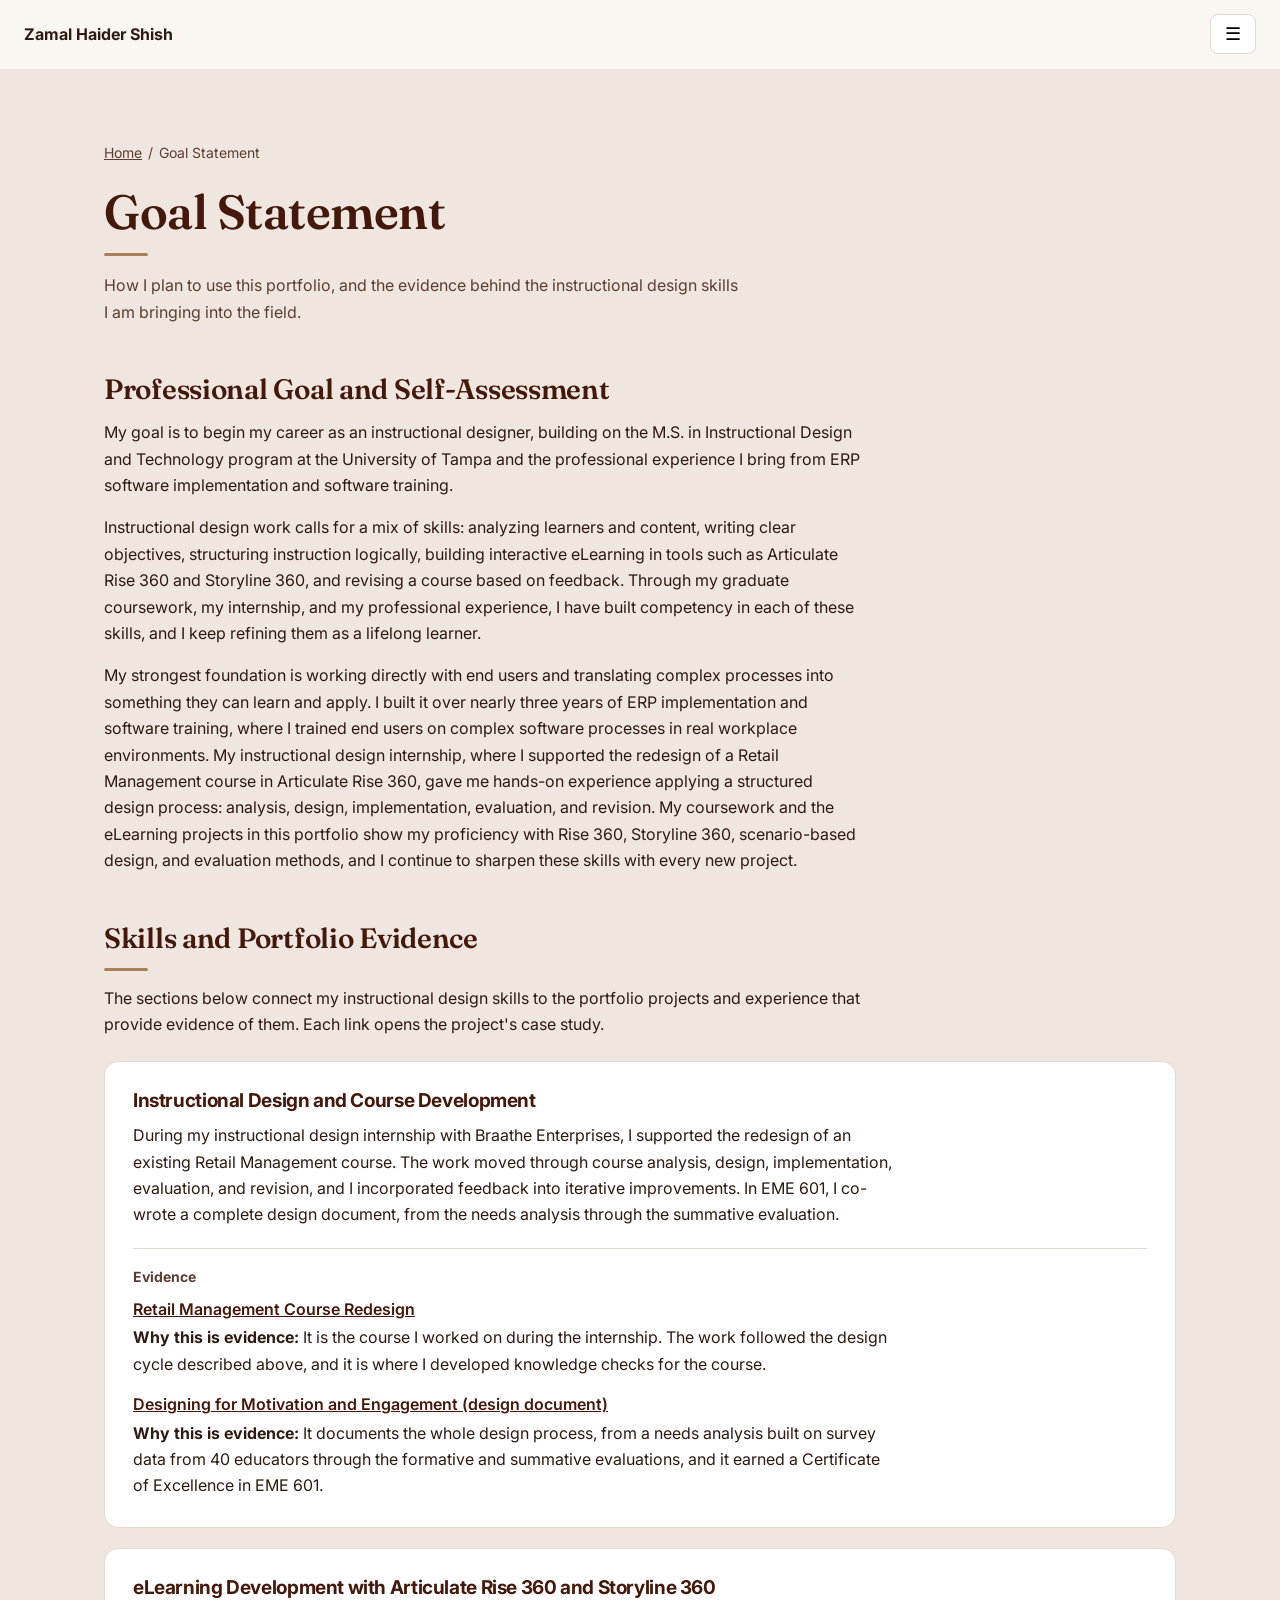
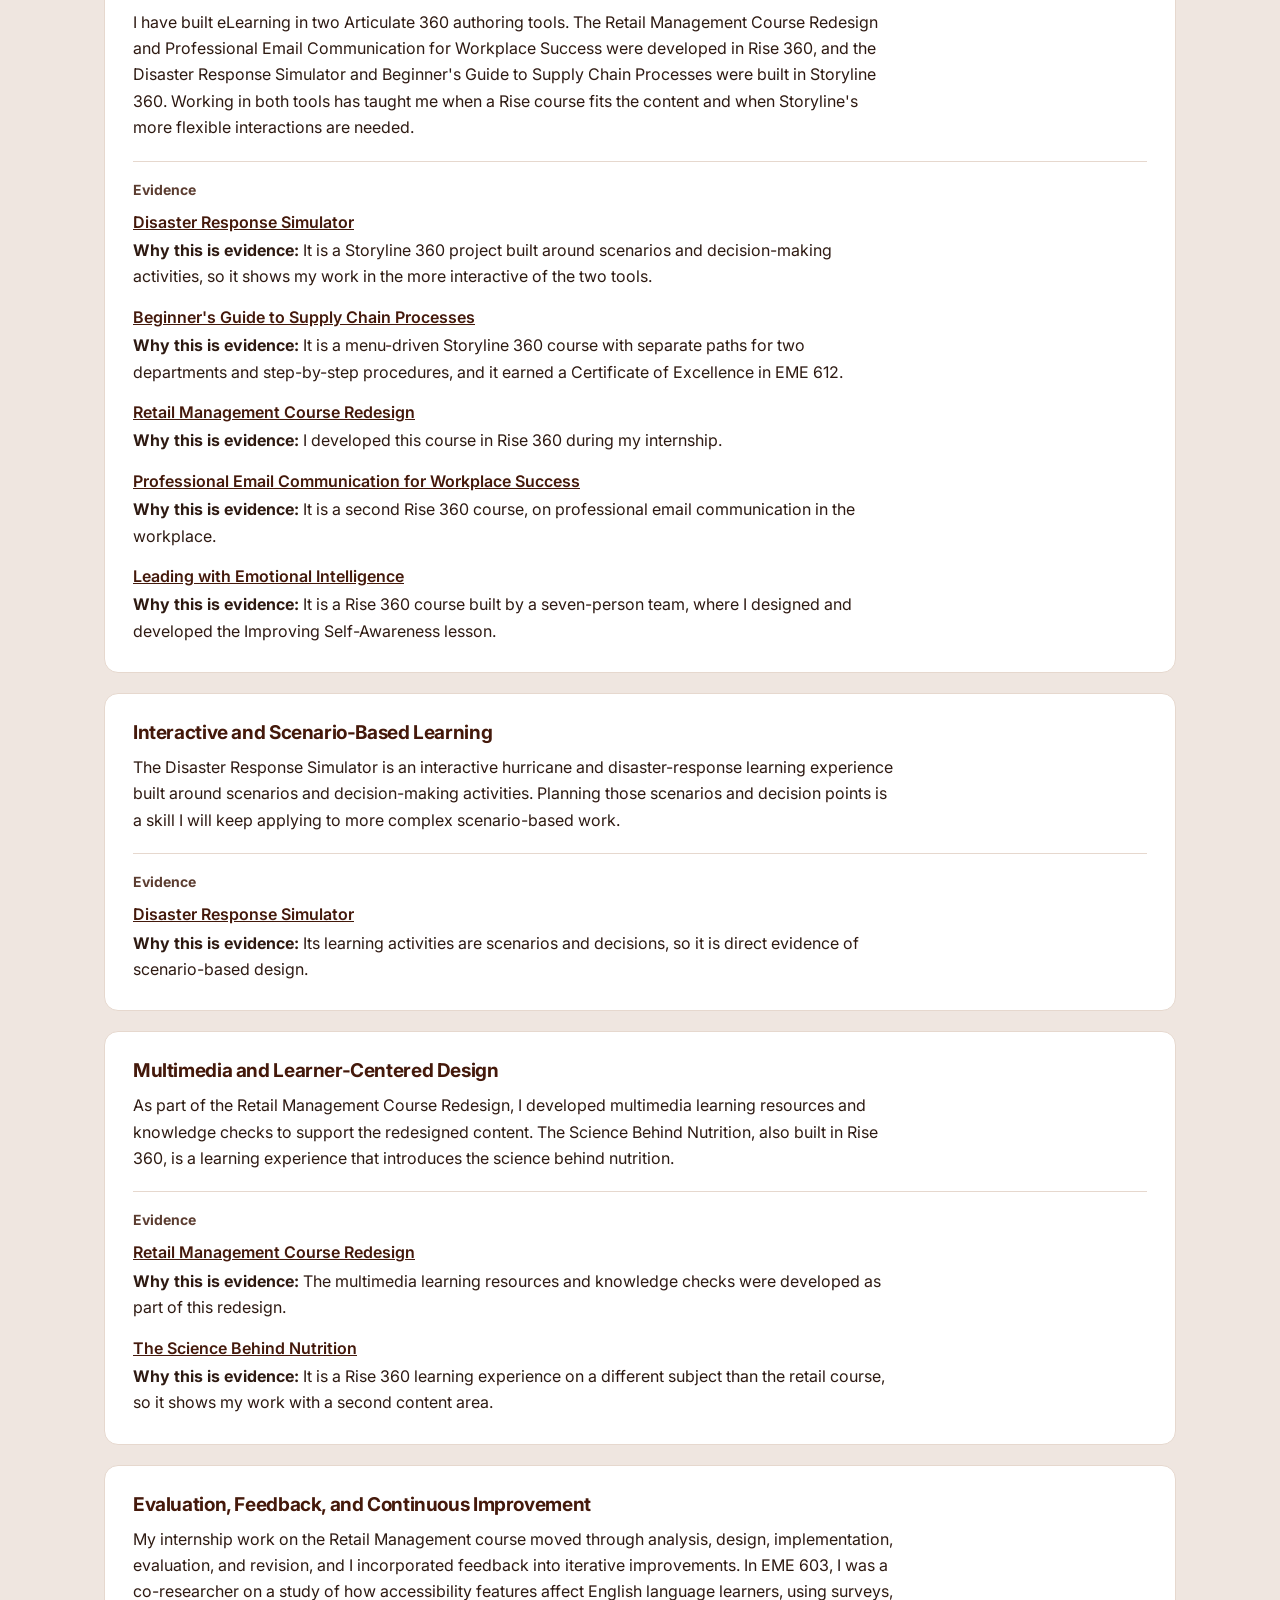
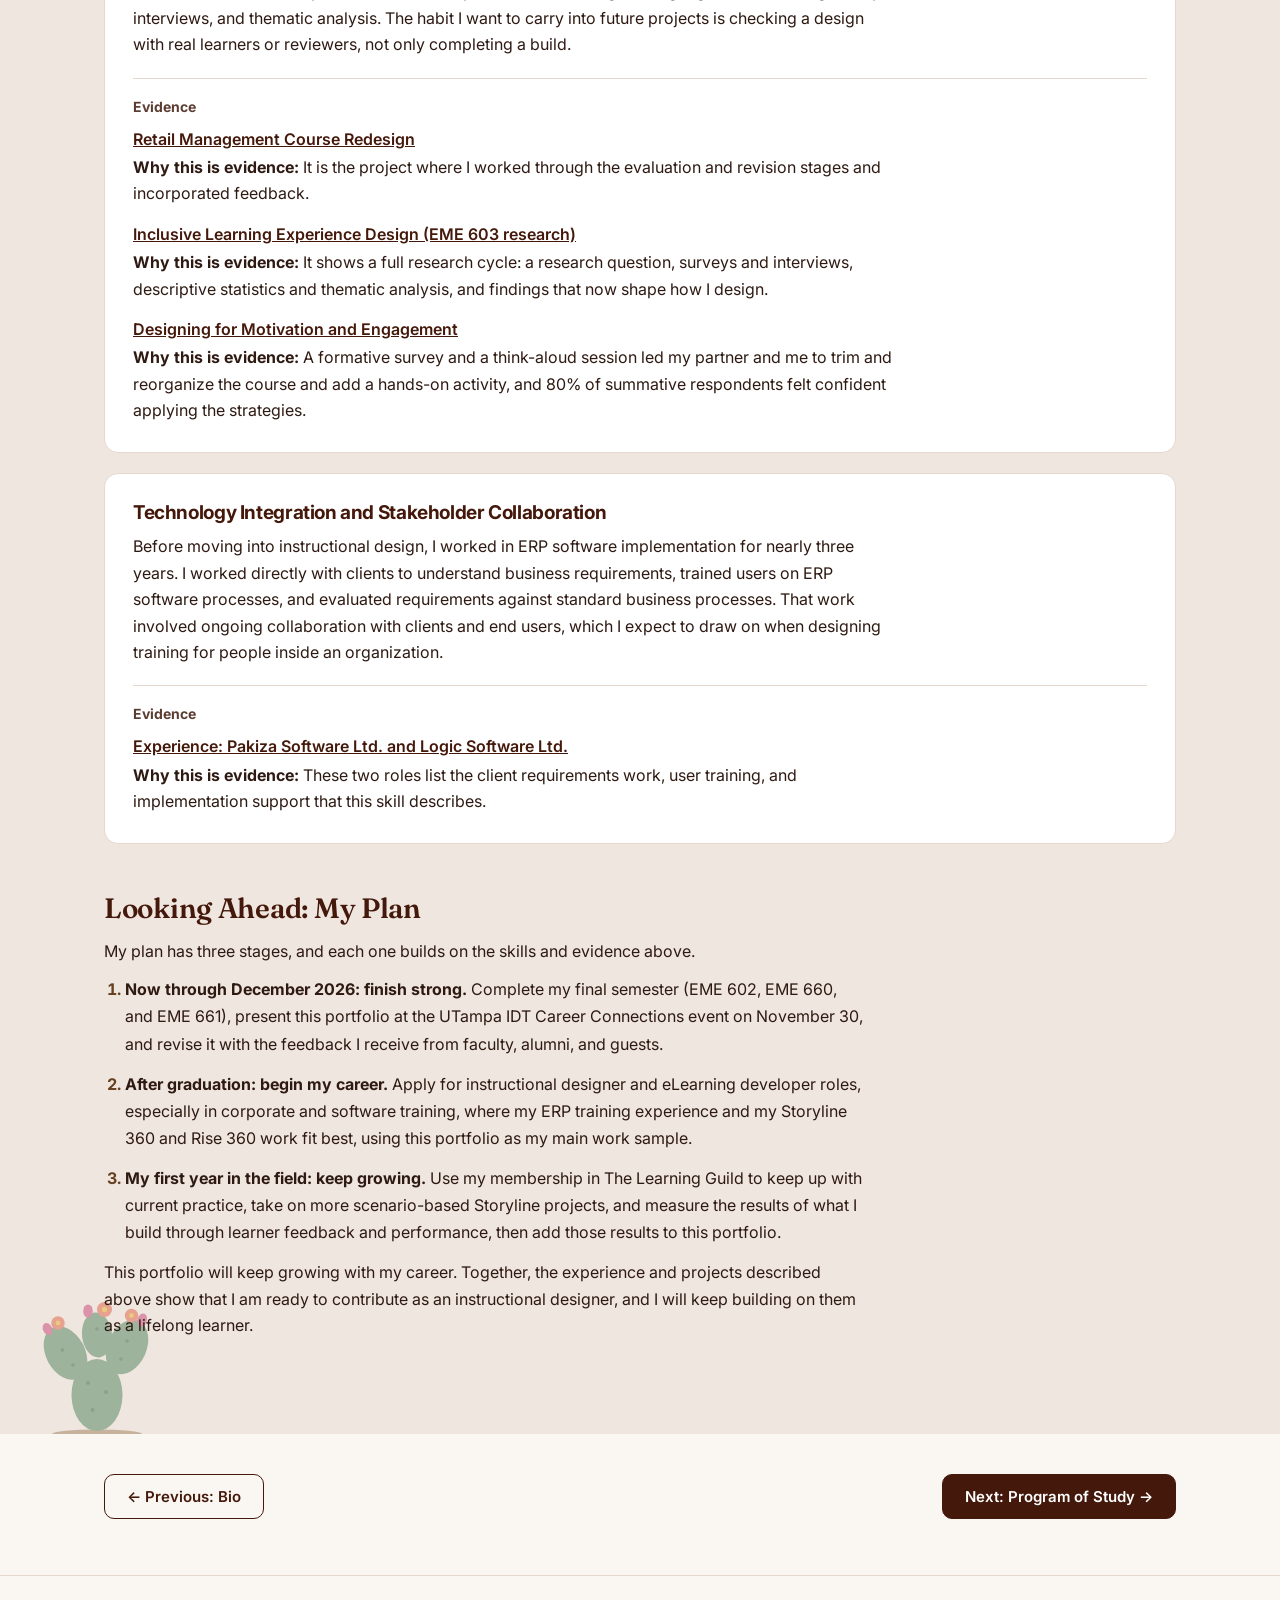
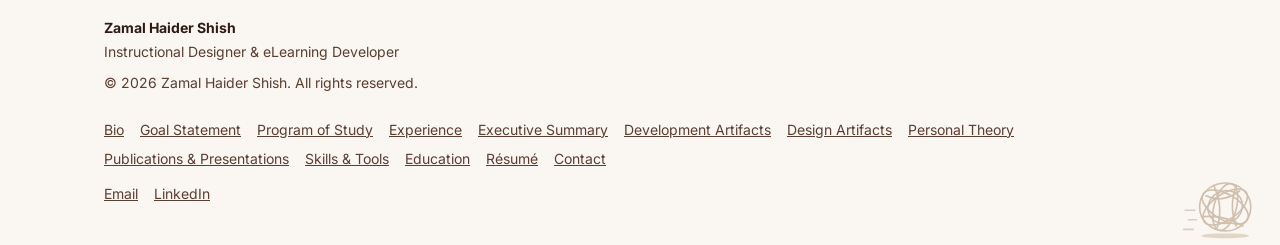
<file: goals.html>
<!DOCTYPE html>
<!--
This page shares styles.css and site.js with index.html and the other sub-pages. Keep all the site files in the same folder.
The text below is plain HTML, so edit it directly. The menu and footer are identical on every page; if you change them, change all six pages (index.html, bio.html, goals.html, pos.html, experience.html, theory.html).
-->
<html lang="en"><head>
<meta charset="utf-8"><meta name="viewport" content="width=device-width,initial-scale=1">
<title>Goal Statement | Zamal Haider Shish</title>
<meta name="description" content="Goal statement of Zamal Haider Shish: professional goal, honest self-assessment, and the portfolio projects and experience that provide evidence for each instructional design skill.">
<meta property="og:type" content="website"><meta property="og:title" content="Goal Statement | Zamal Haider Shish">
<meta property="og:description" content="Goal statement of Zamal Haider Shish: professional goal, honest self-assessment, and the portfolio projects and experience that provide evidence for each instructional design skill.">
<link rel="preconnect" href="https://fonts.googleapis.com"><link rel="preconnect" href="https://fonts.gstatic.com" crossorigin>
<link href="https://fonts.googleapis.com/css2?family=Fraunces:opsz,wght@9..144,500..700&family=Inter:wght@400;500;600;700;800&display=swap" rel="stylesheet">
<link rel="icon" href="favicon.svg" type="image/svg+xml"><link rel="icon" href="favicon-32.png" sizes="32x32" type="image/png"><link rel="apple-touch-icon" href="apple-touch-icon.png">
<meta name="theme-color" content="#44190B">
<meta property="og:url" content="https://zamalhaidershish.github.io/zamal-protfolio/goals.html"><meta property="og:image" content="https://zamalhaidershish.github.io/zamal-protfolio/og-image.jpg"><meta property="og:image:width" content="1200"><meta property="og:image:height" content="630"><meta property="og:image:alt" content="Zamal Haider Shish, Instructional Designer and eLearning Developer"><meta name="twitter:card" content="summary_large_image">
<link rel="stylesheet" href="styles.css">
<script src="site.js"></script>
</head>
<body>
<a class="skip" href="#main">Skip to content</a>
<svg aria-hidden="true" focusable="false" style="position:absolute;width:0;height:0;overflow:hidden">
<defs>
<g id="wm-saguaro">
  <g style="fill:none;stroke:var(--wm-cact);stroke-linecap:round;stroke-width:15">
    <path d="M54 104 H38 a9 9 0 0 1 -9 -9 V60"/><path d="M66 84 H82 a9 9 0 0 0 9 -9 V46"/>
  </g>
  <rect x="49" y="22" width="22" height="136" rx="11" style="fill:var(--wm-cact)"/>
  <g style="fill:none;stroke:var(--wm-cact-dk);stroke-width:1.6;stroke-linecap:round">
    <path d="M56 32 V152"/><path d="M60 28 V154"/><path d="M64 32 V152"/><path d="M29 64 V92"/><path d="M91 50 V72"/>
  </g>
  <g style="fill:var(--wm-bloom)"><circle cx="54" cy="22" r="4.5"/><circle cx="64" cy="20" r="4.5"/><circle cx="91" cy="44" r="4"/></g>
  <g style="fill:var(--wm-sun)"><circle cx="54" cy="22" r="1.6"/><circle cx="64" cy="20" r="1.6"/><circle cx="91" cy="44" r="1.4"/></g>
</g>
<g id="wm-fig">
  <ellipse cx="50" cy="106" rx="30" ry="3" style="fill:var(--wm-brown)"/>
  <g style="fill:var(--wm-cact)">
    <ellipse cx="50" cy="80" rx="17" ry="24"/>
    <ellipse cx="29" cy="52" rx="13" ry="19" transform="rotate(-28 29 52)"/>
    <ellipse cx="70" cy="48" rx="13" ry="19" transform="rotate(24 70 48)"/>
    <ellipse cx="50" cy="40" rx="10" ry="15" transform="rotate(-6 50 40)"/>
  </g>
  <g style="fill:var(--wm-cact-dk)"><circle cx="44" cy="72" r="1.3"/><circle cx="56" cy="78" r="1.3"/><circle cx="47" cy="90" r="1.3"/><circle cx="27" cy="50" r="1.2"/><circle cx="34" cy="60" r="1.2"/><circle cx="70" cy="44" r="1.2"/><circle cx="66" cy="56" r="1.2"/><circle cx="50" cy="36" r="1.2"/></g>
  <g style="fill:var(--wm-pink)"><ellipse cx="44" cy="24" rx="3.2" ry="4.4"/><ellipse cx="80" cy="30" rx="3.2" ry="4.4" transform="rotate(20 80 30)"/><ellipse cx="17" cy="36" rx="3" ry="4.2" transform="rotate(-25 17 36)"/></g>
  <g style="fill:var(--wm-bloom)"><circle cx="55" cy="23" r="5"/><circle cx="24" cy="32" r="4.5"/><circle cx="73" cy="27" r="4.5"/></g>
  <g style="fill:var(--wm-sun)"><circle cx="55" cy="23" r="1.8"/><circle cx="24" cy="32" r="1.6"/><circle cx="73" cy="27" r="1.6"/></g>
</g>
<g id="wm-ball">
  <ellipse cx="54" cy="106" rx="36" ry="3" style="fill:var(--wm-brown)"/>
  <circle cx="46" cy="74" r="30" style="fill:var(--wm-cact)"/>
  <circle cx="82" cy="94" r="12" style="fill:var(--wm-cact)"/>
  <g style="fill:none;stroke:var(--wm-cact-dk);stroke-width:1.5">
    <ellipse cx="46" cy="74" rx="9" ry="30"/><ellipse cx="46" cy="74" rx="19" ry="30"/><ellipse cx="82" cy="94" rx="5" ry="12"/>
  </g>
  <g style="fill:var(--wm-sun)" transform="translate(46 44)">
    <ellipse cx="0" cy="-7" rx="3.6" ry="7"/><ellipse cx="0" cy="-7" rx="3.6" ry="7" transform="rotate(45)"/><ellipse cx="0" cy="-7" rx="3.6" ry="7" transform="rotate(-45)"/><ellipse cx="0" cy="-7" rx="3.6" ry="7" transform="rotate(90)"/><ellipse cx="0" cy="-7" rx="3.6" ry="7" transform="rotate(-90)"/>
  </g>
  <circle cx="46" cy="44" r="3" style="fill:var(--wm-bloom)"/>
  <g style="fill:var(--wm-pink)"><circle cx="82" cy="81" r="3.6"/></g>
</g>
<g id="wm-tumble">
  <ellipse cx="54" cy="106" rx="30" ry="3" style="fill:var(--wm-brown);opacity:.6"/>
  <g style="fill:none;stroke:var(--wm-brown);stroke-width:2;stroke-linecap:round">
    <ellipse cx="54" cy="70" rx="32" ry="30"/>
    <ellipse cx="54" cy="70" rx="32" ry="16" transform="rotate(30 54 70)"/>
    <ellipse cx="54" cy="70" rx="32" ry="16" transform="rotate(-35 54 70)"/>
    <ellipse cx="54" cy="70" rx="14" ry="30" transform="rotate(15 54 70)"/>
    <ellipse cx="54" cy="70" rx="20" ry="22" transform="rotate(60 54 70)"/>
    <path d="M30 56 q20 10 42 -6"/><path d="M28 82 q26 -2 48 12"/><path d="M40 44 q12 26 4 52"/><path d="M68 44 q-10 24 0 50"/>
  </g>
  <g style="fill:none;stroke:var(--wm-brown);stroke-width:2;stroke-linecap:round;opacity:.7"><path d="M4 74 H16"/><path d="M8 86 H18"/><path d="M2 98 H14"/></g>
</g>
<g id="wm-date">
  <ellipse cx="52" cy="126" rx="20" ry="3" style="fill:var(--wm-brown)"/>
  <path d="M47 126 C49 96 50 66 52 38 L58 38 C57 66 57 96 59 126 Z" style="fill:var(--wm-brown)"/>
  <g style="fill:none;stroke:var(--wm-cact-dk);stroke-width:1.2;opacity:.45"><path d="M49 112 l5 -3 l5 3"/><path d="M49 98 l5 -3 l5 3"/><path d="M50 84 l5 -3 l4 3"/><path d="M50 70 l5 -3 l4 3"/><path d="M51 56 l4 -3 l4 3"/></g>
  <g style="fill:var(--wm-cact)">
    <path d="M55 36 Q30 18 4 40 Q30 28 55 40 Z"/><path d="M55 36 Q80 18 98 42 Q78 28 55 40 Z"/>
    <path d="M55 34 Q38 4 12 10 Q38 12 54 38 Z"/><path d="M55 34 Q72 4 92 12 Q70 12 56 38 Z"/>
    <path d="M55 34 Q54 10 60 0 Q60 16 57 36 Z"/>
    <path d="M55 38 Q34 40 18 62 Q36 46 55 42 Z"/><path d="M55 38 Q76 40 88 62 Q72 46 55 42 Z"/>
  </g>
  <g style="fill:var(--wm-date)"><circle cx="46" cy="46" r="2.6"/><circle cx="43" cy="51" r="2.6"/><circle cx="48" cy="52" r="2.6"/><circle cx="45" cy="57" r="2.4"/><circle cx="64" cy="46" r="2.6"/><circle cx="67" cy="51" r="2.6"/><circle cx="62" cy="52" r="2.6"/><circle cx="65" cy="57" r="2.4"/></g>
</g>
</defs>
</svg>
<header id="nav"><div class="w nb"><a class="brand" href="index.html">Zamal Haider Shish</a>
<nav id="menu" aria-label="Main"><a href="bio.html">Bio</a><a href="goals.html" class="on" aria-current="page">Goal Statement</a><a href="pos.html">Program of Study</a><a href="experience.html">Experience</a><a href="index.html#summary">Executive Summary</a><a href="index.html#projects">Development Artifacts</a><a href="index.html#design">Design Artifacts</a><a href="index.html#research">Publications &amp; Presentations</a></nav><a class="btn hcta" href="index.html#resume">R&eacute;sum&eacute;</a>
<button id="mb" aria-label="Open menu" aria-expanded="false" aria-controls="menu">&#9776;</button></div></header>
<main id="main">
<section class="sp alt has-wm"><svg class="wm wm-goals" viewBox="0 0 100 110" fill="currentColor" aria-hidden="true" focusable="false"><use href="#wm-fig"/></svg><div class="w">
<nav class="crumb" aria-label="Breadcrumb"><a href="index.html">Home</a><span class="sep" aria-hidden="true">/</span><span aria-current="page">Goal Statement</span></nav>
<h1>Goal Statement</h1>
<p class="lead">How I plan to use this portfolio, and the evidence behind the instructional design skills I am bringing into the field.</p>

<div class="prose">
<h2 class="sub">Professional Goal and Self-Assessment</h2>
<p>My goal is to begin my career as an instructional designer, building on the M.S. in Instructional Design and Technology program at the University of Tampa and the professional experience I bring from ERP software implementation and software training.</p>
<p>Instructional design work calls for a mix of skills: analyzing learners and content, writing clear objectives, structuring instruction logically, building interactive eLearning in tools such as Articulate Rise 360 and Storyline 360, and revising a course based on feedback. Through my graduate coursework, my internship, and my professional experience, I have built competency in each of these skills, and I keep refining them as a lifelong learner.</p>
<p>My strongest foundation is working directly with end users and translating complex processes into something they can learn and apply. I built it over nearly three years of ERP implementation and software training, where I trained end users on complex software processes in real workplace environments. My instructional design internship, where I supported the redesign of a Retail Management course in Articulate Rise 360, gave me hands-on experience applying a structured design process: analysis, design, implementation, evaluation, and revision. My coursework and the eLearning projects in this portfolio show my proficiency with Rise 360, Storyline 360, scenario-based design, and evaluation methods, and I continue to sharpen these skills with every new project.</p>
</div>

<h2 class="sub">Skills and Portfolio Evidence</h2>
<div class="prose">
<p>The sections below connect my instructional design skills to the portfolio projects and experience that provide evidence of them. Each link opens the project's case study.</p>
</div>

<div class="ex" style="margin-top:24px">

<article class="card"><h3>Instructional Design and Course Development</h3>
<p>During my instructional design internship with Braathe Enterprises, I supported the redesign of an existing Retail Management course. The work moved through course analysis, design, implementation, evaluation, and revision, and I incorporated feedback into iterative improvements. In EME 601, I co-wrote a complete design document, from the needs analysis through the summative evaluation.</p>
<div class="ev"><p class="mu sm"><b>Evidence</b></p><ul>
<li><a class="tl" href="index.html#project/retail-management-course">Retail Management Course Redesign</a>
<p><b>Why this is evidence:</b> It is the course I worked on during the internship. The work followed the design cycle described above, and it is where I developed knowledge checks for the course.</p></li>
<li><a class="tl" href="index.html#design">Designing for Motivation and Engagement (design document)</a>
<p><b>Why this is evidence:</b> It documents the whole design process, from a needs analysis built on survey data from 40 educators through the formative and summative evaluations, and it earned a Certificate of Excellence in EME 601.</p></li>
</ul></div></article>

<article class="card"><h3>eLearning Development with Articulate Rise 360 and Storyline 360</h3>
<p>I have built eLearning in two Articulate 360 authoring tools. The Retail Management Course Redesign and Professional Email Communication for Workplace Success were developed in Rise 360, and the Disaster Response Simulator and Beginner's Guide to Supply Chain Processes were built in Storyline 360. Working in both tools has taught me when a Rise course fits the content and when Storyline's more flexible interactions are needed.</p>
<div class="ev"><p class="mu sm"><b>Evidence</b></p><ul>
<li><a class="tl" href="index.html#project/disaster-response-simulator">Disaster Response Simulator</a>
<p><b>Why this is evidence:</b> It is a Storyline 360 project built around scenarios and decision-making activities, so it shows my work in the more interactive of the two tools.</p></li>
<li><a class="tl" href="index.html#project/supply-chain-processes">Beginner's Guide to Supply Chain Processes</a>
<p><b>Why this is evidence:</b> It is a menu-driven Storyline 360 course with separate paths for two departments and step-by-step procedures, and it earned a Certificate of Excellence in EME 612.</p></li>
<li><a class="tl" href="index.html#project/retail-management-course">Retail Management Course Redesign</a>
<p><b>Why this is evidence:</b> I developed this course in Rise 360 during my internship.</p></li>
<li><a class="tl" href="index.html#project/email-communication-skills">Professional Email Communication for Workplace Success</a>
<p><b>Why this is evidence:</b> It is a second Rise 360 course, on professional email communication in the workplace.</p></li>
<li><a class="tl" href="index.html#project/leading-with-emotional-intelligence">Leading with Emotional Intelligence</a> <p><b>Why this is evidence:</b> It is a Rise 360 course built by a seven-person team, where I designed and developed the Improving Self-Awareness lesson.</p></li>
</ul></div></article>

<article class="card"><h3>Interactive and Scenario-Based Learning</h3>
<p>The Disaster Response Simulator is an interactive hurricane and disaster-response learning experience built around scenarios and decision-making activities. Planning those scenarios and decision points is a skill I will keep applying to more complex scenario-based work.</p>
<div class="ev"><p class="mu sm"><b>Evidence</b></p><ul>
<li><a class="tl" href="index.html#project/disaster-response-simulator">Disaster Response Simulator</a>
<p><b>Why this is evidence:</b> Its learning activities are scenarios and decisions, so it is direct evidence of scenario-based design.</p></li>
</ul></div></article>

<article class="card"><h3>Multimedia and Learner-Centered Design</h3>
<p>As part of the Retail Management Course Redesign, I developed multimedia learning resources and knowledge checks to support the redesigned content. The Science Behind Nutrition, also built in Rise 360, is a learning experience that introduces the science behind nutrition.</p>
<div class="ev"><p class="mu sm"><b>Evidence</b></p><ul>
<li><a class="tl" href="index.html#project/retail-management-course">Retail Management Course Redesign</a>
<p><b>Why this is evidence:</b> The multimedia learning resources and knowledge checks were developed as part of this redesign.</p></li>
<li><a class="tl" href="index.html#project/science-of-nutrition">The Science Behind Nutrition</a>
<p><b>Why this is evidence:</b> It is a Rise 360 learning experience on a different subject than the retail course, so it shows my work with a second content area.</p></li>
</ul></div></article>

<article class="card"><h3>Evaluation, Feedback, and Continuous Improvement</h3>
<p>My internship work on the Retail Management course moved through analysis, design, implementation, evaluation, and revision, and I incorporated feedback into iterative improvements. In EME 603, I was a co-researcher on a study of how accessibility features affect English language learners, using surveys, interviews, and thematic analysis. The habit I want to carry into future projects is checking a design with real learners or reviewers, not only completing a build.</p>
<div class="ev"><p class="mu sm"><b>Evidence</b></p><ul>
<li><a class="tl" href="index.html#project/retail-management-course">Retail Management Course Redesign</a>
<p><b>Why this is evidence:</b> It is the project where I worked through the evaluation and revision stages and incorporated feedback.</p></li>
<li><a class="tl" href="index.html#research">Inclusive Learning Experience Design (EME 603 research)</a>
<p><b>Why this is evidence:</b> It shows a full research cycle: a research question, surveys and interviews, descriptive statistics and thematic analysis, and findings that now shape how I design.</p></li>
<li><a class="tl" href="index.html#project/designing-for-motivation">Designing for Motivation and Engagement</a>
<p><b>Why this is evidence:</b> A formative survey and a think-aloud session led my partner and me to trim and reorganize the course and add a hands-on activity, and 80% of summative respondents felt confident applying the strategies.</p></li>
</ul></div></article>

<article class="card"><h3>Technology Integration and Stakeholder Collaboration</h3>
<p>Before moving into instructional design, I worked in ERP software implementation for nearly three years. I worked directly with clients to understand business requirements, trained users on ERP software processes, and evaluated requirements against standard business processes. That work involved ongoing collaboration with clients and end users, which I expect to draw on when designing training for people inside an organization.</p>
<div class="ev"><p class="mu sm"><b>Evidence</b></p><ul>
<li><a class="tl" href="experience.html">Experience: Pakiza Software Ltd. and Logic Software Ltd.</a>
<p><b>Why this is evidence:</b> These two roles list the client requirements work, user training, and implementation support that this skill describes.</p></li>
</ul></div></article>

</div>

<div class="prose">
<h2 class="sub">Looking Ahead: My Plan</h2>
<p>My plan has three stages, and each one builds on the skills and evidence above.</p>
<ol class="plan">
<li><b>Now through December 2026: finish strong.</b> Complete my final semester (EME 602, EME 660, and EME 661), present this portfolio at the UTampa IDT Career Connections event on November 30, and revise it with the feedback I receive from faculty, alumni, and guests.</li>
<li><b>After graduation: begin my career.</b> Apply for instructional designer and eLearning developer roles, especially in corporate and software training, where my ERP training experience and my Storyline 360 and Rise 360 work fit best, using this portfolio as my main work sample.</li>
<li><b>My first year in the field: keep growing.</b> Use my membership in The Learning Guild to keep up with current practice, take on more scenario-based Storyline projects, and measure the results of what I build through learner feedback and performance, then add those results to this portfolio.</li>
</ol>
<p>This portfolio will keep growing with my career. Together, the experience and projects described above show that I am ready to contribute as an instructional designer, and I will keep building on them as a lifelong learner.</p>
</div>

</div></section>

<section class="sp-next"><div class="w"><div class="pn"><a class="btn o" href="bio.html"><span aria-hidden="true">&larr;</span> Previous: Bio</a><a class="btn" href="pos.html">Next: Program of Study <span aria-hidden="true">&rarr;</span></a></div></div></section>
</main>

<footer class="has-wm"><svg class="wm wm-footer" viewBox="0 0 100 110" fill="currentColor" aria-hidden="true" focusable="false"><use href="#wm-tumble"/></svg><div class="w fw"><div><b>Zamal Haider Shish</b><br><span class="mu">Instructional Designer &amp; eLearning Developer</span><p class="mu" style="margin-top:8px">&copy; 2026 Zamal Haider Shish. All rights reserved.</p></div>
<div><nav aria-label="Footer"><a href="bio.html">Bio</a><a href="goals.html">Goal Statement</a><a href="pos.html">Program of Study</a><a href="experience.html">Experience</a><a href="index.html#summary">Executive Summary</a><a href="index.html#projects">Development Artifacts</a><a href="index.html#design">Design Artifacts</a><a href="theory.html">Personal Theory</a><a href="index.html#research">Publications &amp; Presentations</a><a href="index.html#skills">Skills &amp; Tools</a><a href="index.html#education">Education</a><a href="index.html#resume">R&eacute;sum&eacute;</a><a href="index.html#contact">Contact</a></nav>
<p class="ln" style="margin-top:12px"><a id="fe" aria-label="Email" href="index.html#contact">Email</a><a id="fl2" aria-label="LinkedIn" href="index.html#contact" target="_blank" rel="noopener">LinkedIn</a></p></div></div></footer>
</body></html>
</file>
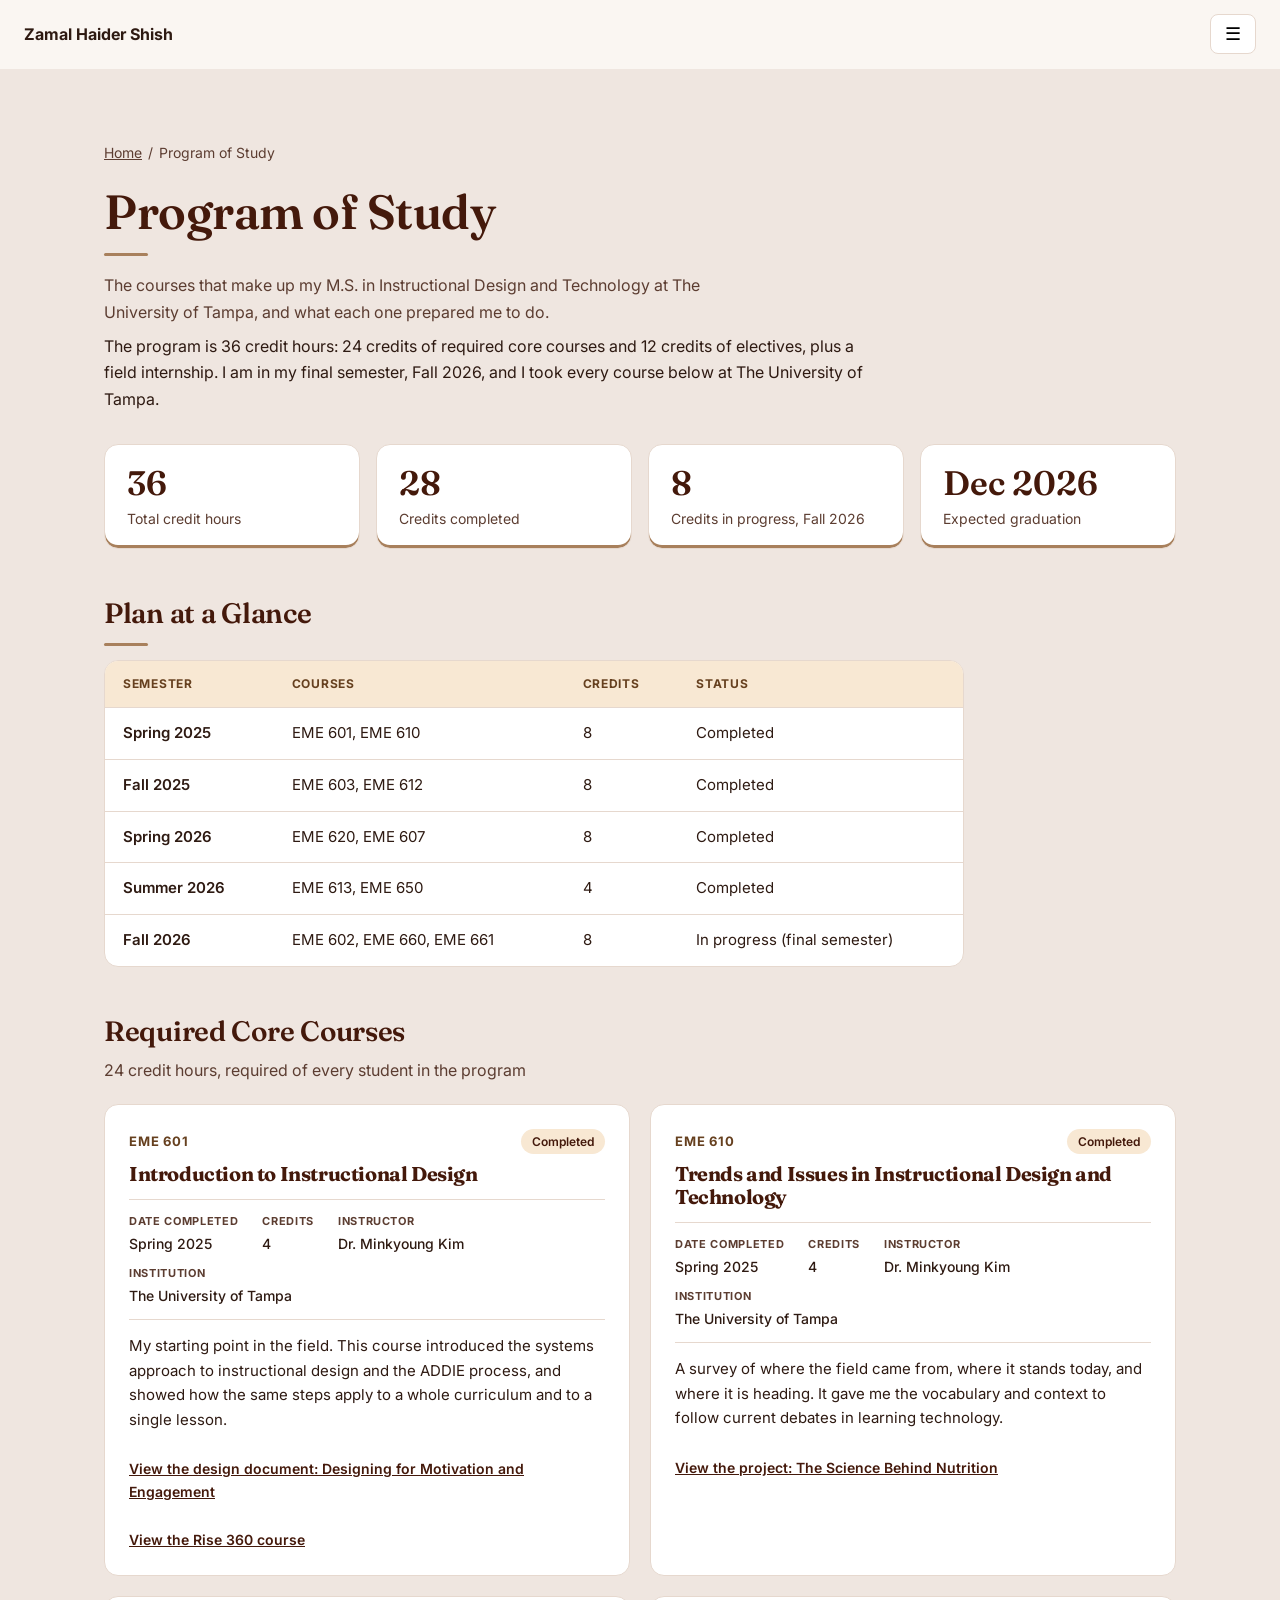
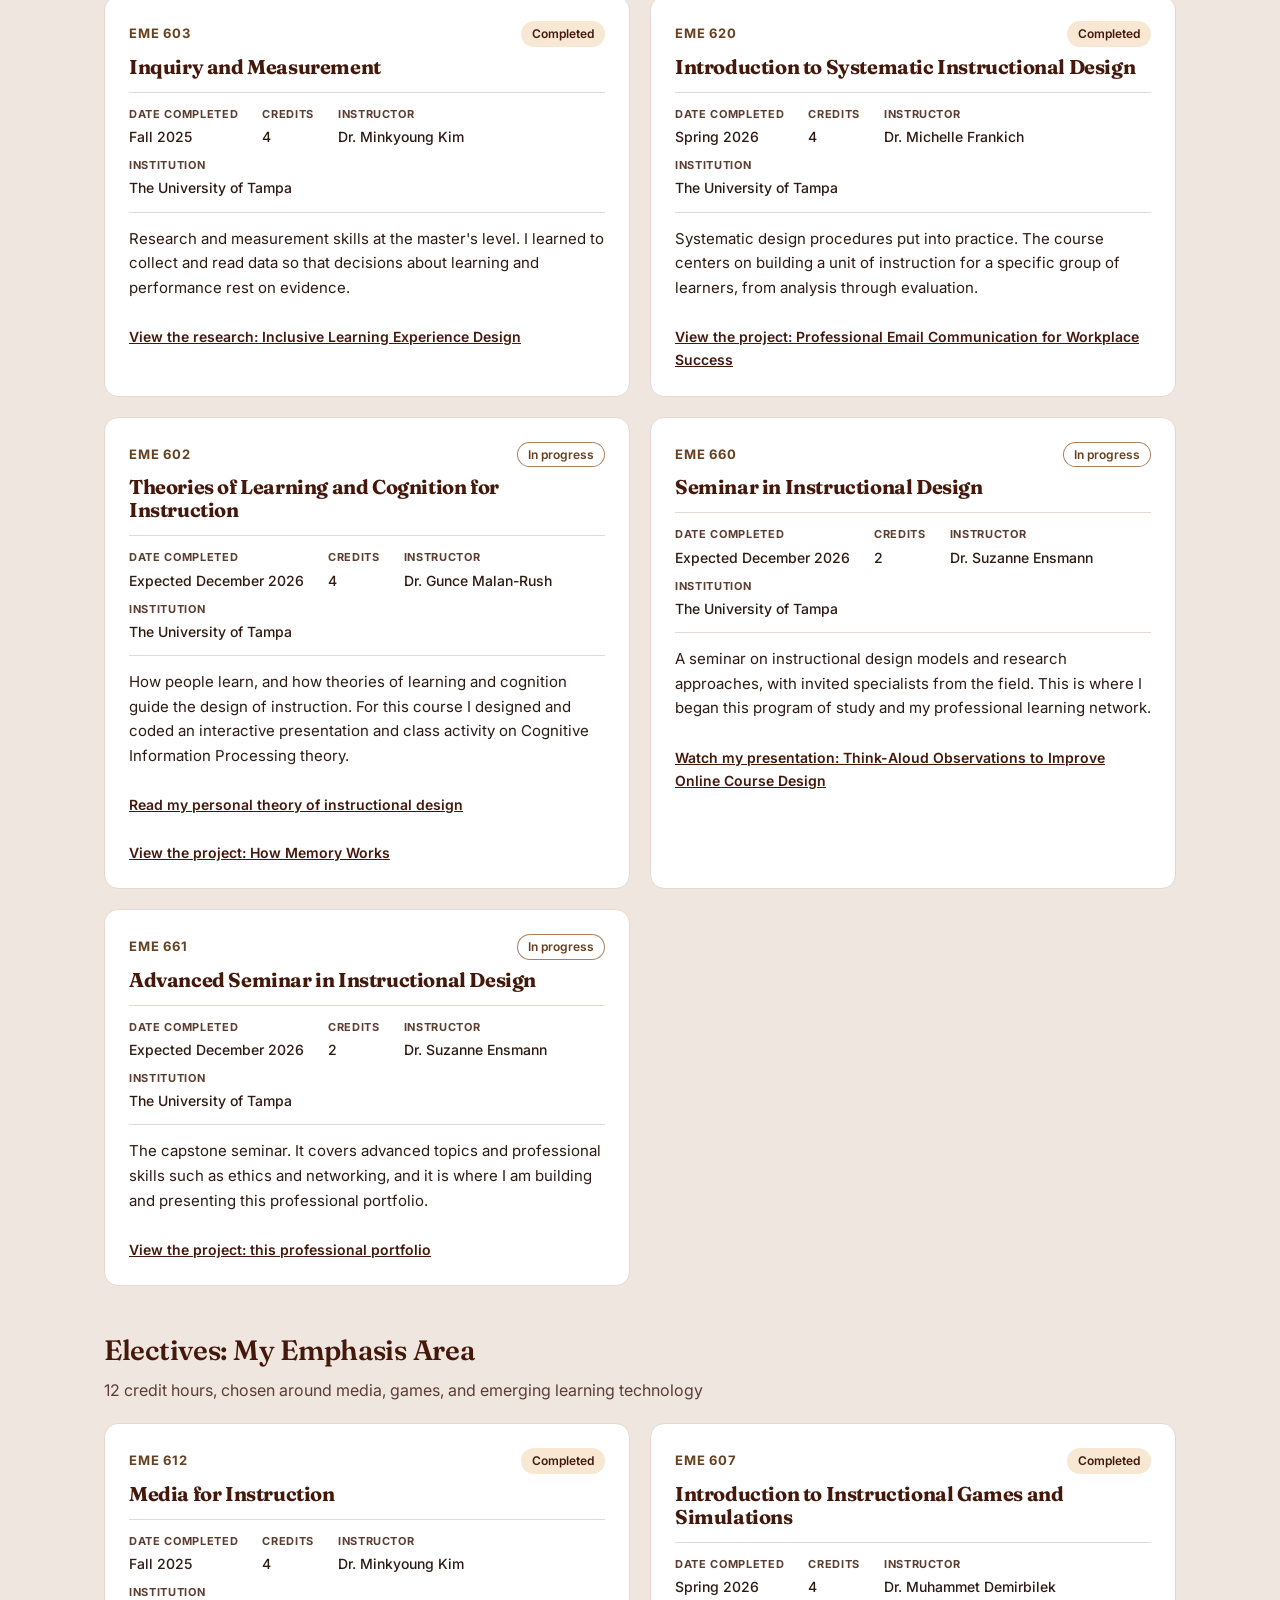
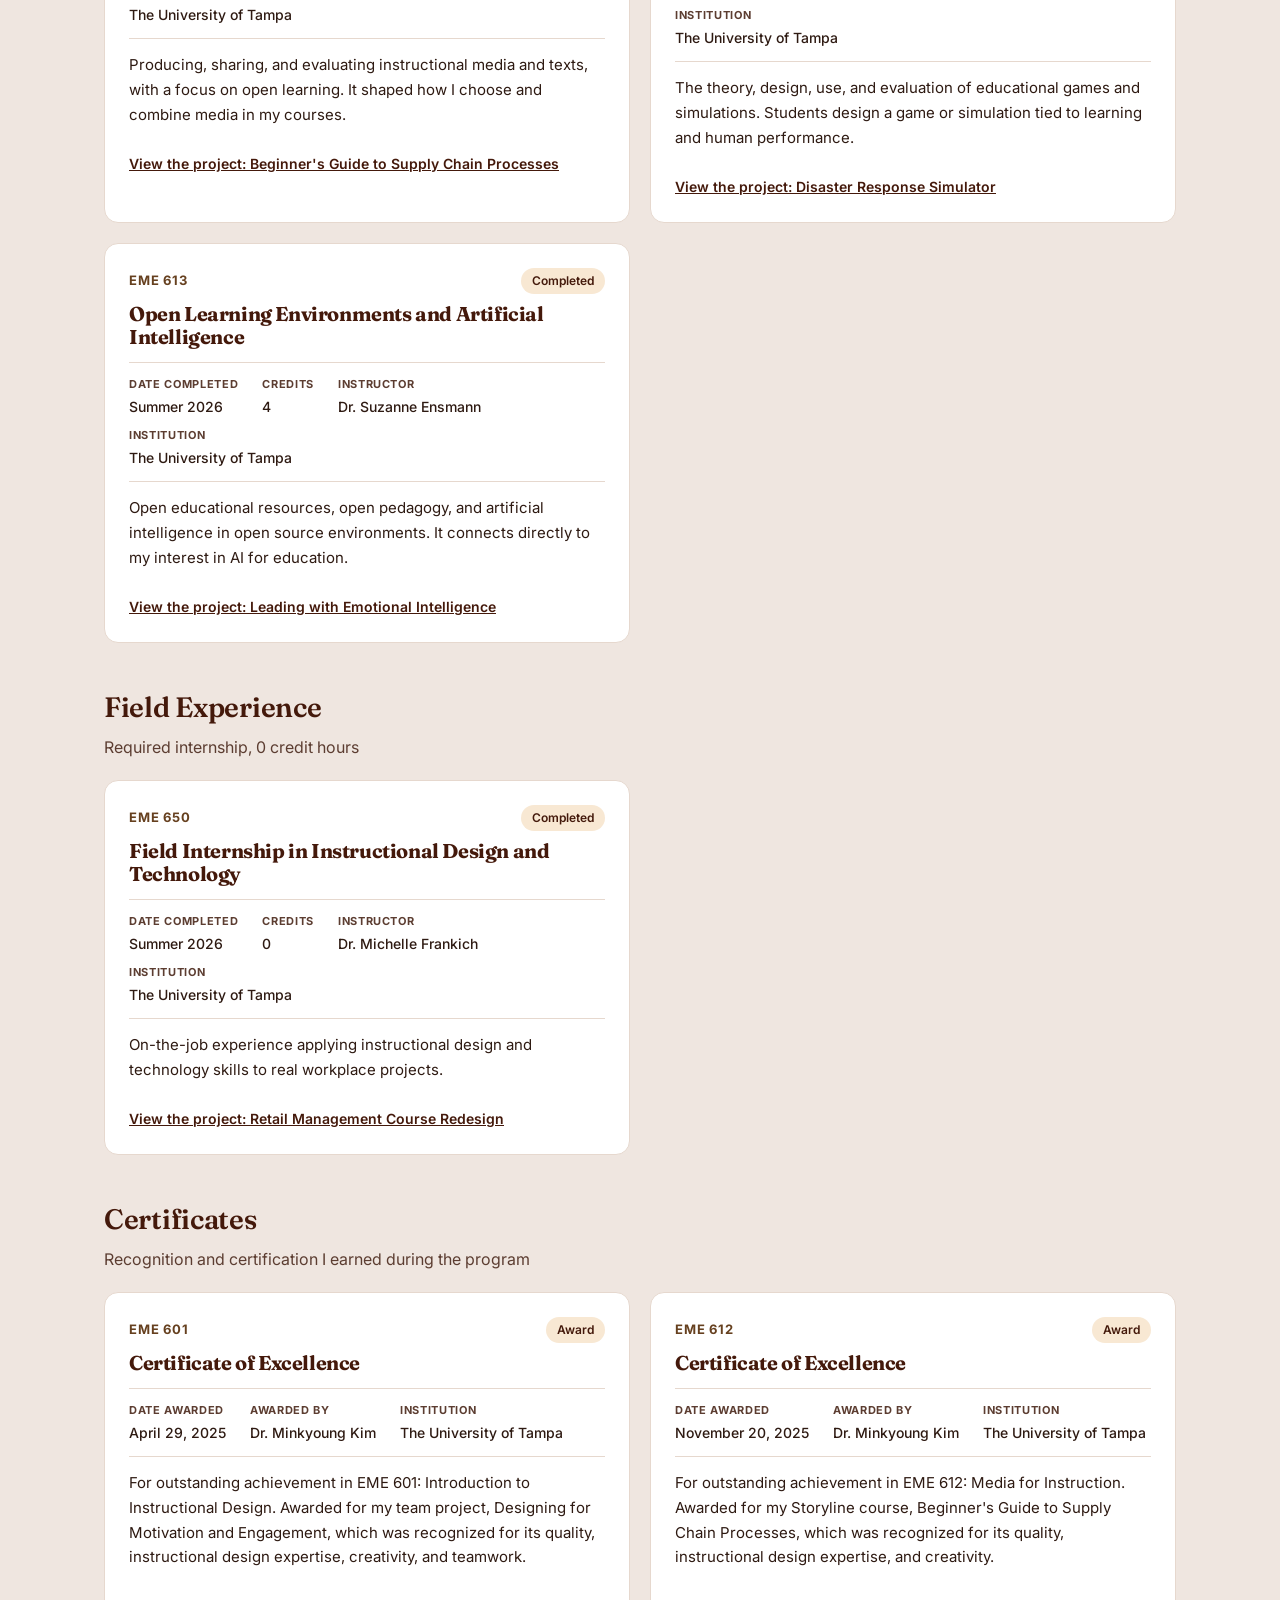
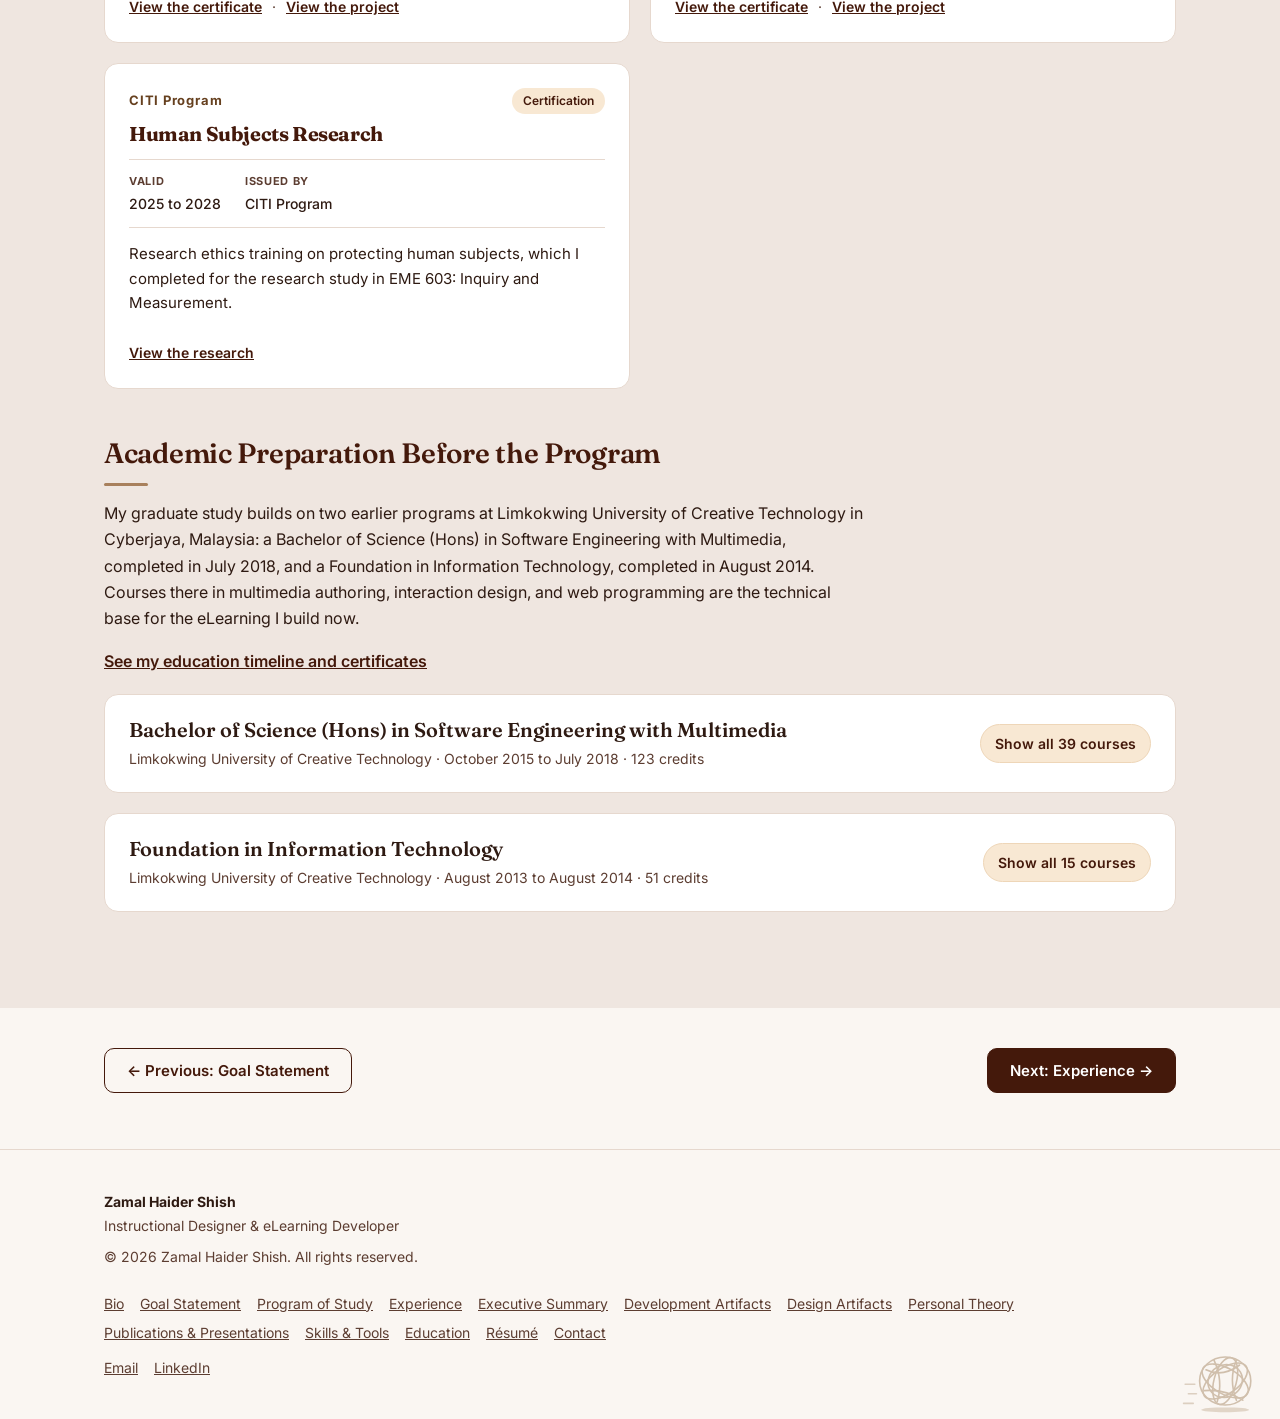
<file: pos.html>
<!DOCTYPE html>
<!--
This page shares styles.css and site.js with index.html and the other sub-pages. Keep all the site files in the same folder.
The course list is in the script block marked EDIT HERE near the bottom; the rest is plain HTML. The menu and footer are identical on every page; if you change them, change all six pages (index.html, bio.html, goals.html, pos.html).
-->
<html lang="en"><head>
<meta charset="utf-8"><meta name="viewport" content="width=device-width,initial-scale=1">
<title>Program of Study | Zamal Haider Shish</title>
<meta name="description" content="Program of Study of Zamal Haider Shish: the core courses, electives and field internship in the M.S. in Instructional Design and Technology at The University of Tampa.">
<meta property="og:type" content="website"><meta property="og:title" content="Program of Study | Zamal Haider Shish">
<meta property="og:description" content="Program of Study of Zamal Haider Shish: the core courses, electives and field internship in the M.S. in Instructional Design and Technology at The University of Tampa.">
<link rel="preconnect" href="https://fonts.googleapis.com"><link rel="preconnect" href="https://fonts.gstatic.com" crossorigin>
<link href="https://fonts.googleapis.com/css2?family=Fraunces:opsz,wght@9..144,500..700&family=Inter:wght@400;500;600;700;800&display=swap" rel="stylesheet">
<link rel="icon" href="favicon.svg" type="image/svg+xml"><link rel="icon" href="favicon-32.png" sizes="32x32" type="image/png"><link rel="apple-touch-icon" href="apple-touch-icon.png">
<meta name="theme-color" content="#44190B">
<meta property="og:url" content="https://zamalhaidershish.github.io/zamal-protfolio/pos.html"><meta property="og:image" content="https://zamalhaidershish.github.io/zamal-protfolio/og-image.jpg"><meta property="og:image:width" content="1200"><meta property="og:image:height" content="630"><meta property="og:image:alt" content="Zamal Haider Shish, Instructional Designer and eLearning Developer"><meta name="twitter:card" content="summary_large_image">
<link rel="stylesheet" href="styles.css">
<script src="site.js"></script>
</head>
<body>
<a class="skip" href="#main">Skip to content</a>
<svg aria-hidden="true" focusable="false" style="position:absolute;width:0;height:0;overflow:hidden">
<defs>
<g id="wm-saguaro">
  <g style="fill:none;stroke:var(--wm-cact);stroke-linecap:round;stroke-width:15">
    <path d="M54 104 H38 a9 9 0 0 1 -9 -9 V60"/><path d="M66 84 H82 a9 9 0 0 0 9 -9 V46"/>
  </g>
  <rect x="49" y="22" width="22" height="136" rx="11" style="fill:var(--wm-cact)"/>
  <g style="fill:none;stroke:var(--wm-cact-dk);stroke-width:1.6;stroke-linecap:round">
    <path d="M56 32 V152"/><path d="M60 28 V154"/><path d="M64 32 V152"/><path d="M29 64 V92"/><path d="M91 50 V72"/>
  </g>
  <g style="fill:var(--wm-bloom)"><circle cx="54" cy="22" r="4.5"/><circle cx="64" cy="20" r="4.5"/><circle cx="91" cy="44" r="4"/></g>
  <g style="fill:var(--wm-sun)"><circle cx="54" cy="22" r="1.6"/><circle cx="64" cy="20" r="1.6"/><circle cx="91" cy="44" r="1.4"/></g>
</g>
<g id="wm-fig">
  <ellipse cx="50" cy="106" rx="30" ry="3" style="fill:var(--wm-brown)"/>
  <g style="fill:var(--wm-cact)">
    <ellipse cx="50" cy="80" rx="17" ry="24"/>
    <ellipse cx="29" cy="52" rx="13" ry="19" transform="rotate(-28 29 52)"/>
    <ellipse cx="70" cy="48" rx="13" ry="19" transform="rotate(24 70 48)"/>
    <ellipse cx="50" cy="40" rx="10" ry="15" transform="rotate(-6 50 40)"/>
  </g>
  <g style="fill:var(--wm-cact-dk)"><circle cx="44" cy="72" r="1.3"/><circle cx="56" cy="78" r="1.3"/><circle cx="47" cy="90" r="1.3"/><circle cx="27" cy="50" r="1.2"/><circle cx="34" cy="60" r="1.2"/><circle cx="70" cy="44" r="1.2"/><circle cx="66" cy="56" r="1.2"/><circle cx="50" cy="36" r="1.2"/></g>
  <g style="fill:var(--wm-pink)"><ellipse cx="44" cy="24" rx="3.2" ry="4.4"/><ellipse cx="80" cy="30" rx="3.2" ry="4.4" transform="rotate(20 80 30)"/><ellipse cx="17" cy="36" rx="3" ry="4.2" transform="rotate(-25 17 36)"/></g>
  <g style="fill:var(--wm-bloom)"><circle cx="55" cy="23" r="5"/><circle cx="24" cy="32" r="4.5"/><circle cx="73" cy="27" r="4.5"/></g>
  <g style="fill:var(--wm-sun)"><circle cx="55" cy="23" r="1.8"/><circle cx="24" cy="32" r="1.6"/><circle cx="73" cy="27" r="1.6"/></g>
</g>
<g id="wm-ball">
  <ellipse cx="54" cy="106" rx="36" ry="3" style="fill:var(--wm-brown)"/>
  <circle cx="46" cy="74" r="30" style="fill:var(--wm-cact)"/>
  <circle cx="82" cy="94" r="12" style="fill:var(--wm-cact)"/>
  <g style="fill:none;stroke:var(--wm-cact-dk);stroke-width:1.5">
    <ellipse cx="46" cy="74" rx="9" ry="30"/><ellipse cx="46" cy="74" rx="19" ry="30"/><ellipse cx="82" cy="94" rx="5" ry="12"/>
  </g>
  <g style="fill:var(--wm-sun)" transform="translate(46 44)">
    <ellipse cx="0" cy="-7" rx="3.6" ry="7"/><ellipse cx="0" cy="-7" rx="3.6" ry="7" transform="rotate(45)"/><ellipse cx="0" cy="-7" rx="3.6" ry="7" transform="rotate(-45)"/><ellipse cx="0" cy="-7" rx="3.6" ry="7" transform="rotate(90)"/><ellipse cx="0" cy="-7" rx="3.6" ry="7" transform="rotate(-90)"/>
  </g>
  <circle cx="46" cy="44" r="3" style="fill:var(--wm-bloom)"/>
  <g style="fill:var(--wm-pink)"><circle cx="82" cy="81" r="3.6"/></g>
</g>
<g id="wm-tumble">
  <ellipse cx="54" cy="106" rx="30" ry="3" style="fill:var(--wm-brown);opacity:.6"/>
  <g style="fill:none;stroke:var(--wm-brown);stroke-width:2;stroke-linecap:round">
    <ellipse cx="54" cy="70" rx="32" ry="30"/>
    <ellipse cx="54" cy="70" rx="32" ry="16" transform="rotate(30 54 70)"/>
    <ellipse cx="54" cy="70" rx="32" ry="16" transform="rotate(-35 54 70)"/>
    <ellipse cx="54" cy="70" rx="14" ry="30" transform="rotate(15 54 70)"/>
    <ellipse cx="54" cy="70" rx="20" ry="22" transform="rotate(60 54 70)"/>
    <path d="M30 56 q20 10 42 -6"/><path d="M28 82 q26 -2 48 12"/><path d="M40 44 q12 26 4 52"/><path d="M68 44 q-10 24 0 50"/>
  </g>
  <g style="fill:none;stroke:var(--wm-brown);stroke-width:2;stroke-linecap:round;opacity:.7"><path d="M4 74 H16"/><path d="M8 86 H18"/><path d="M2 98 H14"/></g>
</g>
<g id="wm-date">
  <ellipse cx="52" cy="126" rx="20" ry="3" style="fill:var(--wm-brown)"/>
  <path d="M47 126 C49 96 50 66 52 38 L58 38 C57 66 57 96 59 126 Z" style="fill:var(--wm-brown)"/>
  <g style="fill:none;stroke:var(--wm-cact-dk);stroke-width:1.2;opacity:.45"><path d="M49 112 l5 -3 l5 3"/><path d="M49 98 l5 -3 l5 3"/><path d="M50 84 l5 -3 l4 3"/><path d="M50 70 l5 -3 l4 3"/><path d="M51 56 l4 -3 l4 3"/></g>
  <g style="fill:var(--wm-cact)">
    <path d="M55 36 Q30 18 4 40 Q30 28 55 40 Z"/><path d="M55 36 Q80 18 98 42 Q78 28 55 40 Z"/>
    <path d="M55 34 Q38 4 12 10 Q38 12 54 38 Z"/><path d="M55 34 Q72 4 92 12 Q70 12 56 38 Z"/>
    <path d="M55 34 Q54 10 60 0 Q60 16 57 36 Z"/>
    <path d="M55 38 Q34 40 18 62 Q36 46 55 42 Z"/><path d="M55 38 Q76 40 88 62 Q72 46 55 42 Z"/>
  </g>
  <g style="fill:var(--wm-date)"><circle cx="46" cy="46" r="2.6"/><circle cx="43" cy="51" r="2.6"/><circle cx="48" cy="52" r="2.6"/><circle cx="45" cy="57" r="2.4"/><circle cx="64" cy="46" r="2.6"/><circle cx="67" cy="51" r="2.6"/><circle cx="62" cy="52" r="2.6"/><circle cx="65" cy="57" r="2.4"/></g>
</g>
</defs>
</svg>
<header id="nav"><div class="w nb"><a class="brand" href="index.html">Zamal Haider Shish</a>
<nav id="menu" aria-label="Main"><a href="bio.html">Bio</a><a href="goals.html">Goal Statement</a><a href="pos.html" class="on" aria-current="page">Program of Study</a><a href="experience.html">Experience</a><a href="index.html#summary">Executive Summary</a><a href="index.html#projects">Development Artifacts</a><a href="index.html#design">Design Artifacts</a><a href="index.html#research">Publications &amp; Presentations</a></nav><a class="btn hcta" href="index.html#resume">R&eacute;sum&eacute;</a>
<button id="mb" aria-label="Open menu" aria-expanded="false" aria-controls="menu">&#9776;</button></div></header>
<main id="main">
<section class="sp alt"><div class="w">
<nav class="crumb" aria-label="Breadcrumb"><a href="index.html">Home</a><span class="sep" aria-hidden="true">/</span><span aria-current="page">Program of Study</span></nav>
<h1>Program of Study</h1>
<p class="lead">The courses that make up my M.S. in Instructional Design and Technology at The University of Tampa, and what each one prepared me to do.</p>

<div class="prose">
<p>The program is 36 credit hours: 24 credits of required core courses and 12 credits of electives, plus a field internship. I am in my final semester, Fall 2026, and I took every course below at The University of Tampa.</p>
</div>

<ul class="posum" aria-label="Program summary">
<li><span class="sn">36</span><span class="sl">Total credit hours</span></li>
<li><span class="sn">28</span><span class="sl">Credits completed</span></li>
<li><span class="sn">8</span><span class="sl">Credits in progress, Fall 2026</span></li>
<li><span class="sn">Dec 2026</span><span class="sl">Expected graduation</span></li>
</ul>

<h2 class="sub">Plan at a Glance</h2>
<div class="postw"><table class="post" role="table">
<caption class="sr-only">Courses by semester</caption>
<thead role="rowgroup"><tr role="row"><th scope="col" role="columnheader">Semester</th><th scope="col" role="columnheader">Courses</th><th scope="col" role="columnheader">Credits</th><th scope="col" role="columnheader">Status</th></tr></thead>
<tbody role="rowgroup">
<tr role="row"><th scope="row" role="rowheader">Spring 2025</th><td role="cell" data-l="Courses">EME&nbsp;601, EME&nbsp;610</td><td role="cell" data-l="Credits">8</td><td role="cell" data-l="Status">Completed</td></tr>
<tr role="row"><th scope="row" role="rowheader">Fall 2025</th><td role="cell" data-l="Courses">EME&nbsp;603, EME&nbsp;612</td><td role="cell" data-l="Credits">8</td><td role="cell" data-l="Status">Completed</td></tr>
<tr role="row"><th scope="row" role="rowheader">Spring 2026</th><td role="cell" data-l="Courses">EME&nbsp;620, EME&nbsp;607</td><td role="cell" data-l="Credits">8</td><td role="cell" data-l="Status">Completed</td></tr>
<tr role="row"><th scope="row" role="rowheader">Summer 2026</th><td role="cell" data-l="Courses">EME&nbsp;613, EME&nbsp;650</td><td role="cell" data-l="Credits">4</td><td role="cell" data-l="Status">Completed</td></tr>
<tr role="row"><th scope="row" role="rowheader">Fall 2026</th><td role="cell" data-l="Courses">EME&nbsp;602, EME&nbsp;660, EME&nbsp;661</td><td role="cell" data-l="Credits">8</td><td role="cell" data-l="Status">In progress (final semester)</td></tr>
</tbody></table></div>

<div id="posl"></div>
<div id="poscert"></div>

<h2 class="sub">Academic Preparation Before the Program</h2>
<div class="prose">
<p>My graduate study builds on two earlier programs at Limkokwing University of Creative Technology in Cyberjaya, Malaysia: a Bachelor of Science (Hons) in Software Engineering with Multimedia, completed in July 2018, and a Foundation in Information Technology, completed in August 2014. Courses there in multimedia authoring, interaction design, and web programming are the technical base for the eLearning I build now.</p>
<p><a class="tl" href="index.html#education">See my education timeline and certificates</a></p>
</div>
<div id="posprev"></div>
</div></section>

<section class="sp-next"><div class="w"><div class="pn"><a class="btn o" href="goals.html"><span aria-hidden="true">&larr;</span> Previous: Goal Statement</a><a class="btn" href="experience.html">Next: Experience <span aria-hidden="true">&rarr;</span></a></div></div></section>
</main>
<script>
/* ===== EDIT HERE: program of study =====
   One entry per course. Leave instructor as "" to hide that line until you add the name.
   status: "Completed" or "In progress". link/linkText are optional and point to related portfolio work.
   CERTS (certificates) and PREV (earlier programs, from my transcripts) are below the course list. */
const UT="The University of Tampa";
const POS=[
{group:"Required Core Courses",sub:"24 credit hours, required of every student in the program",list:[
 {code:"EME 601",title:"Introduction to Instructional Design",cr:4,term:"Spring 2025",status:"Completed",instructor:"Dr. Minkyoung Kim",
  desc:"My starting point in the field. This course introduced the systems approach to instructional design and the ADDIE process, and showed how the same steps apply to a whole curriculum and to a single lesson.",
  links:[["index.html#design","View the design document: Designing for Motivation and Engagement"],["index.html#project/designing-for-motivation","View the Rise 360 course"]]},
 {code:"EME 610",title:"Trends and Issues in Instructional Design and Technology",cr:4,term:"Spring 2025",status:"Completed",instructor:"Dr. Minkyoung Kim",
  desc:"A survey of where the field came from, where it stands today, and where it is heading. It gave me the vocabulary and context to follow current debates in learning technology.",
  link:"index.html#project/science-of-nutrition",linkText:"View the project: The Science Behind Nutrition"},
 {code:"EME 603",title:"Inquiry and Measurement",cr:4,term:"Fall 2025",status:"Completed",instructor:"Dr. Minkyoung Kim",
  desc:"Research and measurement skills at the master's level. I learned to collect and read data so that decisions about learning and performance rest on evidence.",
  link:"index.html#research",linkText:"View the research: Inclusive Learning Experience Design"},
 {code:"EME 620",title:"Introduction to Systematic Instructional Design",cr:4,term:"Spring 2026",status:"Completed",instructor:"Dr. Michelle Frankich",
  desc:"Systematic design procedures put into practice. The course centers on building a unit of instruction for a specific group of learners, from analysis through evaluation.",
  link:"index.html#project/email-communication-skills",linkText:"View the project: Professional Email Communication for Workplace Success"},
 {code:"EME 602",title:"Theories of Learning and Cognition for Instruction",cr:4,term:"Fall 2026",status:"In progress",instructor:"Dr. Gunce Malan-Rush",
  desc:"How people learn, and how theories of learning and cognition guide the design of instruction. For this course I designed and coded an interactive presentation and class activity on Cognitive Information Processing theory.",
  links:[["theory.html","Read my personal theory of instructional design"],["index.html#project/cip-theory-presentation","View the project: How Memory Works"]]},
 {code:"EME 660",title:"Seminar in Instructional Design",cr:2,term:"Fall 2026",status:"In progress",instructor:"Dr. Suzanne Ensmann",
  desc:"A seminar on instructional design models and research approaches, with invited specialists from the field. This is where I began this program of study and my professional learning network.",
  link:"index.html#presentations",linkText:"Watch my presentation: Think-Aloud Observations to Improve Online Course Design"},
 {code:"EME 661",title:"Advanced Seminar in Instructional Design",cr:2,term:"Fall 2026",status:"In progress",instructor:"Dr. Suzanne Ensmann",
  desc:"The capstone seminar. It covers advanced topics and professional skills such as ethics and networking, and it is where I am building and presenting this professional portfolio.",
  link:"index.html",linkText:"View the project: this professional portfolio"}
]},
{group:"Electives: My Emphasis Area",sub:"12 credit hours, chosen around media, games, and emerging learning technology",list:[
 {code:"EME 612",title:"Media for Instruction",cr:4,term:"Fall 2025",status:"Completed",instructor:"Dr. Minkyoung Kim",
  desc:"Producing, sharing, and evaluating instructional media and texts, with a focus on open learning. It shaped how I choose and combine media in my courses.",
  link:"index.html#project/supply-chain-processes",linkText:"View the project: Beginner's Guide to Supply Chain Processes"},
 {code:"EME 607",title:"Introduction to Instructional Games and Simulations",cr:4,term:"Spring 2026",status:"Completed",instructor:"Dr. Muhammet Demirbilek",
  desc:"The theory, design, use, and evaluation of educational games and simulations. Students design a game or simulation tied to learning and human performance.",
  link:"index.html#project/disaster-response-simulator",linkText:"View the project: Disaster Response Simulator"},
 {code:"EME 613",title:"Open Learning Environments and Artificial Intelligence",cr:4,term:"Summer 2026",status:"Completed",instructor:"Dr. Suzanne Ensmann",
  desc:"Open educational resources, open pedagogy, and artificial intelligence in open source environments. It connects directly to my interest in AI for education.",
  link:"index.html#project/leading-with-emotional-intelligence",linkText:"View the project: Leading with Emotional Intelligence"}
]},
{group:"Field Experience",sub:"Required internship, 0 credit hours",list:[
 {code:"EME 650",title:"Field Internship in Instructional Design and Technology",cr:0,term:"Summer 2026",status:"Completed",instructor:"Dr. Michelle Frankich",
  desc:"On-the-job experience applying instructional design and technology skills to real workplace projects.",
  link:"index.html#project/retail-management-course",linkText:"View the project: Retail Management Course Redesign"}
]}];
/* certificates earned during the program. img (optional) adds a "View the certificate" link */
const CERTS=[
 {code:"EME 601",type:"Award",title:"Certificate of Excellence",date:"April 29, 2025",by:"Dr. Minkyoung Kim",
  desc:"For outstanding achievement in EME 601: Introduction to Instructional Design. Awarded for my team project, Designing for Motivation and Engagement, which was recognized for its quality, instructional design expertise, creativity, and teamwork.",
  img:"certificates/eme601-certificate-of-excellence.jpg",link:"index.html#design",linkText:"View the project"},
 {code:"EME 612",type:"Award",title:"Certificate of Excellence",date:"November 20, 2025",by:"Dr. Minkyoung Kim",
  desc:"For outstanding achievement in EME 612: Media for Instruction. Awarded for my Storyline course, Beginner's Guide to Supply Chain Processes, which was recognized for its quality, instructional design expertise, and creativity.",
  img:"certificates/eme612-certificate-of-excellence.jpg",link:"index.html#project/supply-chain-processes",linkText:"View the project"},
 {code:"CITI Program",type:"Certification",title:"Human Subjects Research",dateLabel:"Valid",date:"2025 to 2028",by:"CITI Program",
  desc:"Research ethics training on protecting human subjects, which I completed for the research study in EME 603: Inquiry and Measurement.",
  link:"index.html#research",linkText:"View the research"}
];
/* earlier programs, from my official transcripts. Each course: [code, title, credits].
   id is used by the "Show all ... courses" buttons in the Education section of the home page (pos.html#id opens that list) */
const PREV=[
{id:"bsc-software-engineering",d:"Bachelor of Science (Hons) in Software Engineering with Multimedia",s:"Limkokwing University of Creative Technology",when:"October 2015 to July 2018",cr:"123 credits",
 note:"Credits follow the Malaysian credit system and include 12 credits of Malaysian national (MPU) courses.",
 terms:[
 ["October 2015",[["BIT1214","C++ Programming I",4],["BIL1112","Communication Theory & Study Skills",2],["BIE1113","Fundamental of Computer Systems",3],["BIE1123","Mathematics for Computing",3],["BIT1312","Multimedia Technology",3]]],
 ["February 2016",[["BIT1223","C++ Programming II",4],["BIS1214","Database System",4],["MPU3173","Malaysian Studies 3",3],["BIT1323","Multimedia Authoring",4],["BIE2233","Object Oriented Analysis & Design",3],["BIE1423","Software System Architecture",3]]],
 ["August 2016",[["BIL2222","Business Communication Skills",2],["BIE2323","Computer Graphics",3],["BIE2153","Discrete Structures",3],["BIE2243","Interaction Design",3],["BIE1243","Object Oriented Programming",4],["BIE2423","Software Requirements Engineering",3]]],
 ["February 2017",[["MPU3422","Co-curricular",2],["MPU3143","Communication – Malay Language 2",3],["BIE2363","Concept of Modelling and Animation",4],["MPU3222","Creative & Innovative Skills",2],["BIT2244","Data Communication & Networking",4],["BIE2254","Mobile Device Programming",4],["BIE2433","Software Design",3],["MPU3342","Work Sociology and Malaysian Industry",2]]],
 ["August 2017",[["BIE3353","Character Animation",4],["BIT3253","Data Structure & Algorithm Analysis",3],["BIT3342","Database Design & Management",3],["BIT2333","Interactive Multimedia",4],["BIE3262","Major Project I",2],["BIE3463","Software Quality",3],["BIE3284","Web Programming and Web Services",4]]],
 ["February 2018",[["BBUSS2405","Business Planning & Idea Generation",2],["UCC2143","Global Classroom",3],["BIS3593","Legal & Ethical Issues in IT",3],["BIE3274","Major Project II",4],["BIT3516","Practical Internship",4],["BIE3443","Software Project Management",3],["BIE3453","Software Testing & Reliability",3]]]]},
{id:"foundation-it",d:"Foundation in Information Technology",s:"Limkokwing University of Creative Technology",when:"August 2013 to August 2014",cr:"51 credits",
 terms:[
 ["August 2013",[["FIL0113","English",3],["FBB1213","Introduction to Business",3],["FIT1314","Introduction to Information Technology",4],["FIT1214","Mathematics I",4],["FBB1113","Principles of Accounting",3]]],
 ["December 2013",[["FIL0223","English & Study Skills",3],["FIT1323","Fundamental of Internet Technology",3],["FIT1224","Fundamental of Statistic",4],["FBB1313","Principles of Economics",3],["FIT1234","Principles of Programming Logic & Design",4]]],
 ["April 2014",[["FIL0333","English & Critical Thinking",3],["FIT1333","Fundamental of Multimedia",3],["FIT1244","Mathematics II",4],["FBB2513","Principles of Law",3],["FIT1254","Programming Fundamental",4]]]]}
];
/* ===== END EDIT ===== */
(()=>{const E=s=>String(s).replace(/[&<>"]/g,c=>({"&":"&amp;","<":"&lt;",">":"&gt;",'"':"&quot;"}[c]));
const total=g=>g.list.reduce((t,c)=>t+c.cr,0);
document.getElementById("posl").innerHTML=POS.map(g=>`<h2 class="sub">${E(g.group)}</h2><p class="mu posg">${E(g.sub)}</p>
<div class="posc">${g.list.map(c=>`<article class="card posk" id="${E(c.code.toLowerCase().replace(/\s+/g,""))}">
<div class="posh"><p class="poscode">${E(c.code)}</p><span class="posst${c.status==="Completed"?"":" ip"}">${E(c.status)}</span></div>
<h3>${E(c.title)}</h3>
<dl class="posm"><div><dt>Date completed</dt><dd>${E(c.status==="Completed"?c.term:"Expected December 2026")}</dd></div><div><dt>Credits</dt><dd>${c.cr}</dd></div>${c.instructor?`<div><dt>Instructor</dt><dd>${E(c.instructor)}</dd></div>`:""}<div><dt>Institution</dt><dd>${E(UT)}</dd></div></dl>
<p class="posd">${E(c.desc)}</p>${(c.links||(c.link?[[c.link,c.linkText]]:[])).map(([h,t])=>`<p class="posl"><a class="tl" href="${E(h)}">${E(t)}</a></p>`).join("")}
</article>`).join("")}</div>`).join("");
const cert=document.getElementById("poscert");
if(cert&&CERTS.length)cert.innerHTML=`<h2 class="sub">Certificates</h2><p class="mu posg">Recognition and certification I earned during the program</p>
<div class="posc">${CERTS.map(c=>`<article class="card posk">
<div class="posh"><p class="poscode">${E(c.code)}</p><span class="posst">${E(c.type)}</span></div>
<h3>${E(c.title)}</h3>
<dl class="posm"><div><dt>${E(c.dateLabel||"Date awarded")}</dt><dd>${E(c.date)}</dd></div><div><dt>${c.type==="Award"?"Awarded by":"Issued by"}</dt><dd>${E(c.by)}</dd></div>${c.type==="Award"?`<div><dt>Institution</dt><dd>${E(UT)}</dd></div>`:""}</dl>
<p class="posd">${E(c.desc)}</p>${c.img||c.link?`<p class="posl">${c.img?`<a class="tl" href="${E(c.img)}" target="_blank" rel="noopener">View the certificate</a>`:""}${c.img&&c.link?'<span class="pxdot" aria-hidden="true">&middot;</span>':""}${c.link?`<a class="tl" href="${E(c.link)}">${E(c.linkText)}</a>`:""}</p>`:""}
</article>`).join("")}</div>`;
const prev=document.getElementById("posprev");
if(prev)prev.innerHTML=PREV.map(p=>{const n=p.terms.reduce((t,x)=>t+x[1].length,0);return `<details class="card posx" id="${E(p.id)}">
<summary><span class="pxh"><span class="pxt">${E(p.d)}</span><span class="pxm">${E(p.s)} · ${E(p.when)} · ${E(p.cr)}</span></span><span class="pxb"><span class="o">Show all ${n} courses</span><span class="c">Hide courses</span></span></summary>
<div class="pxg">${p.terms.map(([t,cs])=>`<div><p class="pxs">${E(t)}<span>${cs.reduce((a,c)=>a+c[2],0)} credits</span></p><table class="pxtb"><caption class="sr-only">${E(p.d)}: courses taken in ${E(t)}, with course code and credits</caption><tbody>${cs.map(c=>`<tr><td>${E(c[0])}</td><td>${E(c[1])}</td><td>${c[2]}</td></tr>`).join("")}</tbody></table></div>`).join("")}</div>${p.note?`<p class="mu pxn">${E(p.note)}</p>`:""}
</details>`}).join("");
/* a link like pos.html#eme612 (from a project's course tag) scrolls to that course */
const go=()=>{const t=location.hash&&document.getElementById(decodeURIComponent(location.hash.slice(1)));if(t){if(t.tagName==="DETAILS")t.open=true;requestAnimationFrame(()=>t.scrollIntoView())}};go();addEventListener("hashchange",go)})();
</script>

<footer class="has-wm"><svg class="wm wm-footer" viewBox="0 0 100 110" fill="currentColor" aria-hidden="true" focusable="false"><use href="#wm-tumble"/></svg><div class="w fw"><div><b>Zamal Haider Shish</b><br><span class="mu">Instructional Designer &amp; eLearning Developer</span><p class="mu" style="margin-top:8px">&copy; 2026 Zamal Haider Shish. All rights reserved.</p></div>
<div><nav aria-label="Footer"><a href="bio.html">Bio</a><a href="goals.html">Goal Statement</a><a href="pos.html">Program of Study</a><a href="experience.html">Experience</a><a href="index.html#summary">Executive Summary</a><a href="index.html#projects">Development Artifacts</a><a href="index.html#design">Design Artifacts</a><a href="theory.html">Personal Theory</a><a href="index.html#research">Publications &amp; Presentations</a><a href="index.html#skills">Skills &amp; Tools</a><a href="index.html#education">Education</a><a href="index.html#resume">R&eacute;sum&eacute;</a><a href="index.html#contact">Contact</a></nav>
<p class="ln" style="margin-top:12px"><a id="fe" aria-label="Email" href="index.html#contact">Email</a><a id="fl2" aria-label="LinkedIn" href="index.html#contact" target="_blank" rel="noopener">LinkedIn</a></p></div></div></footer>
</body></html>
</file>
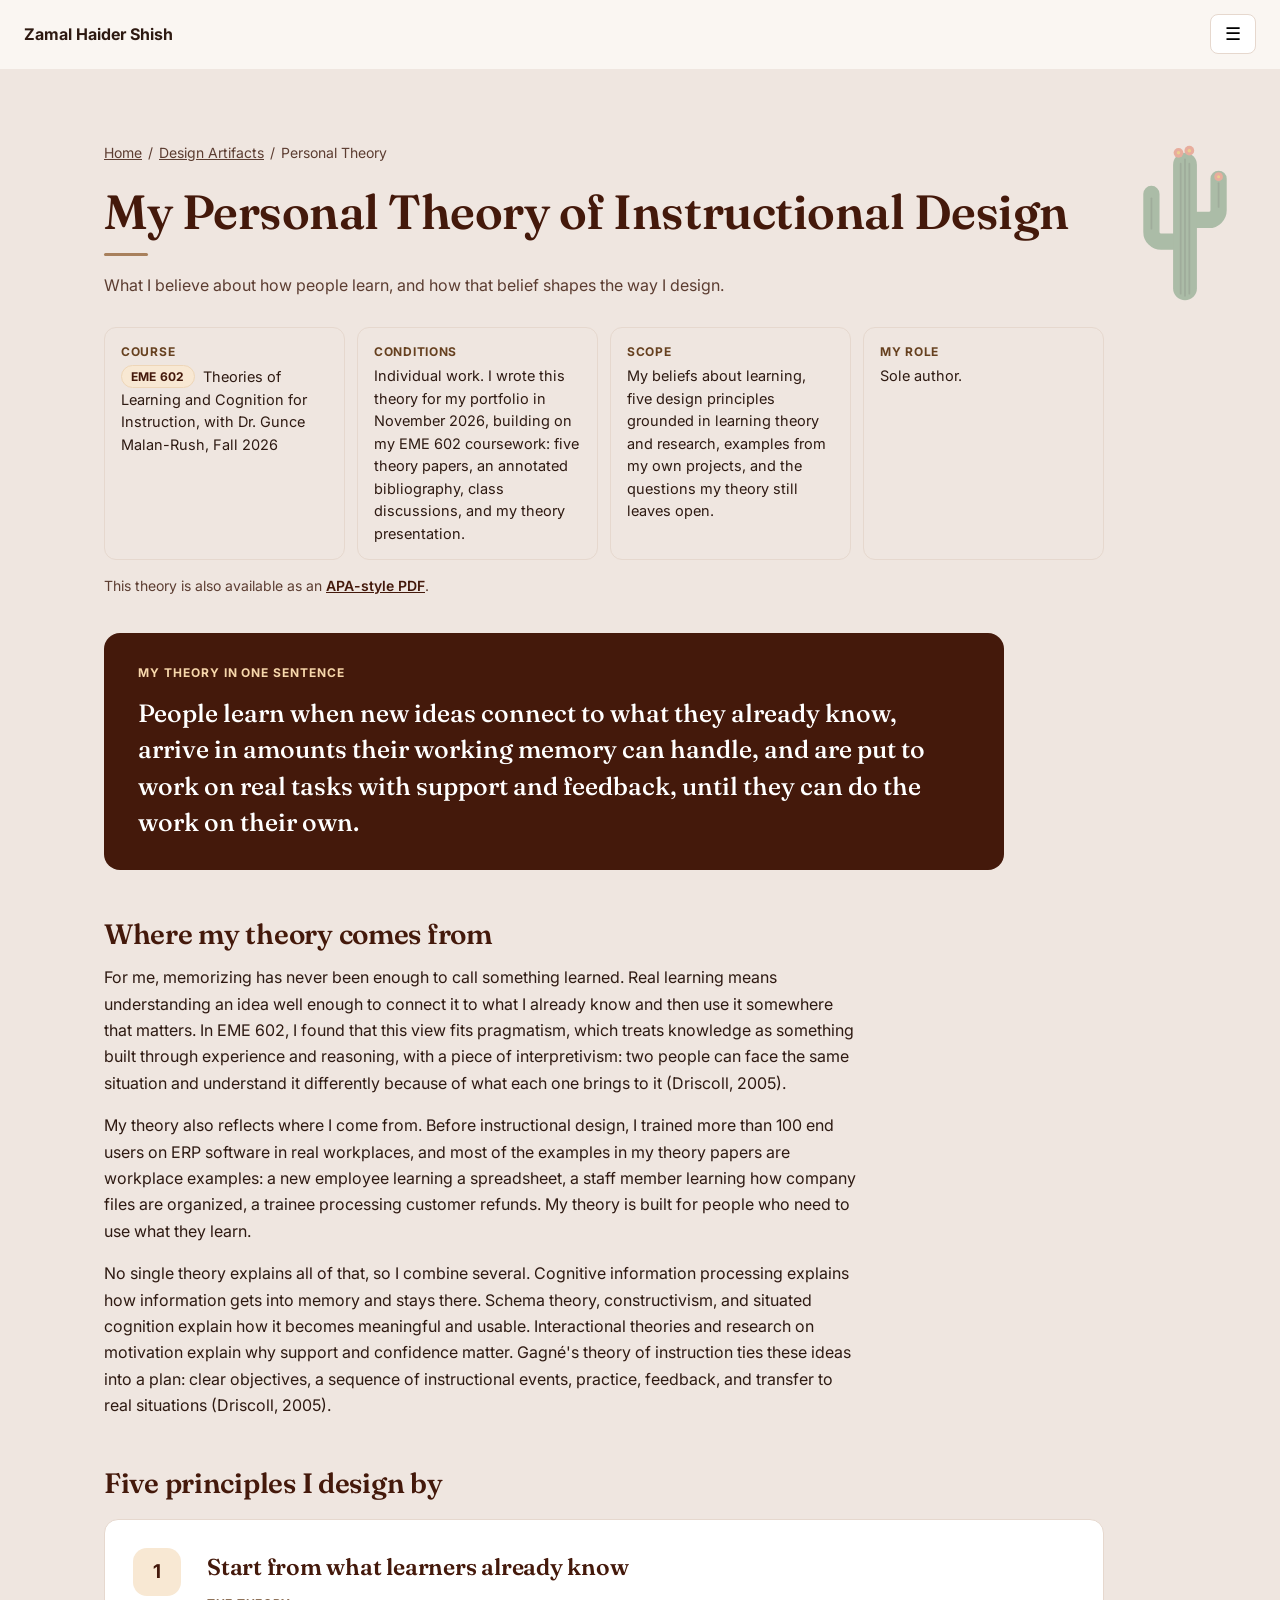
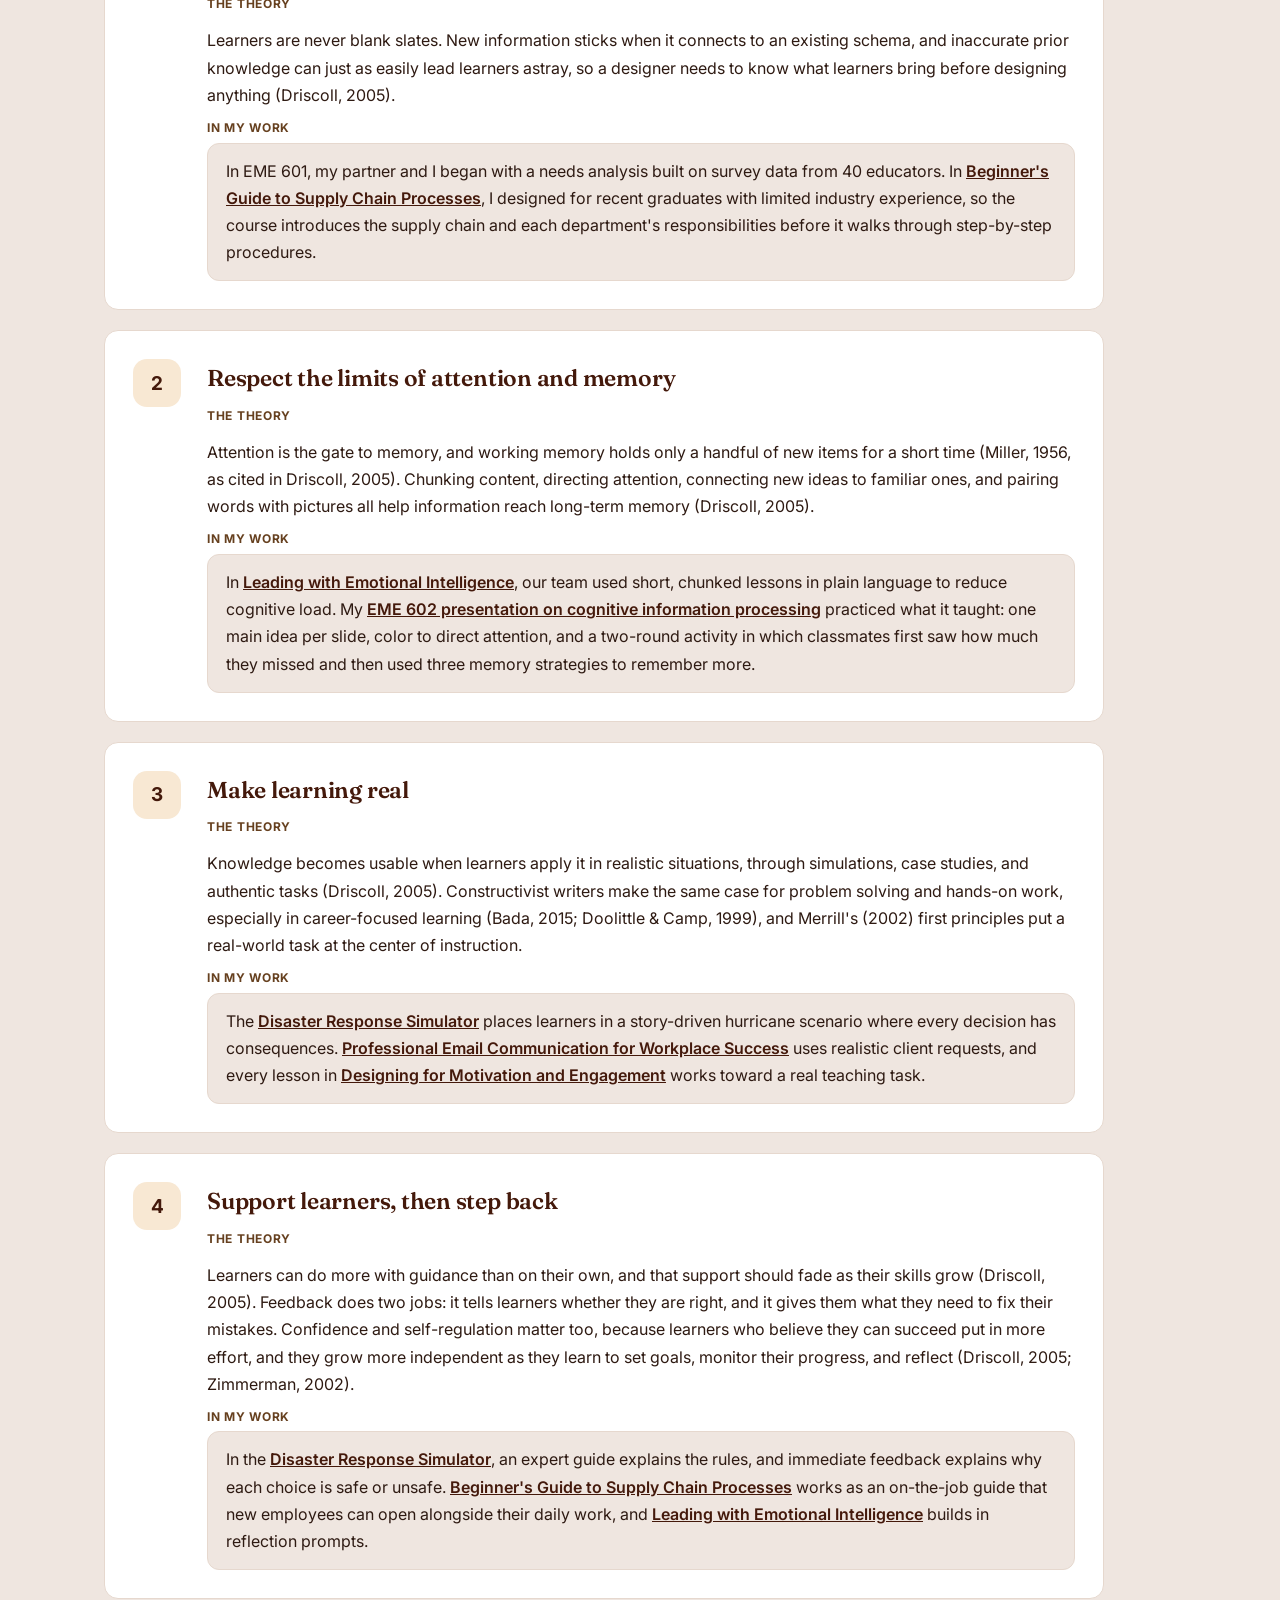
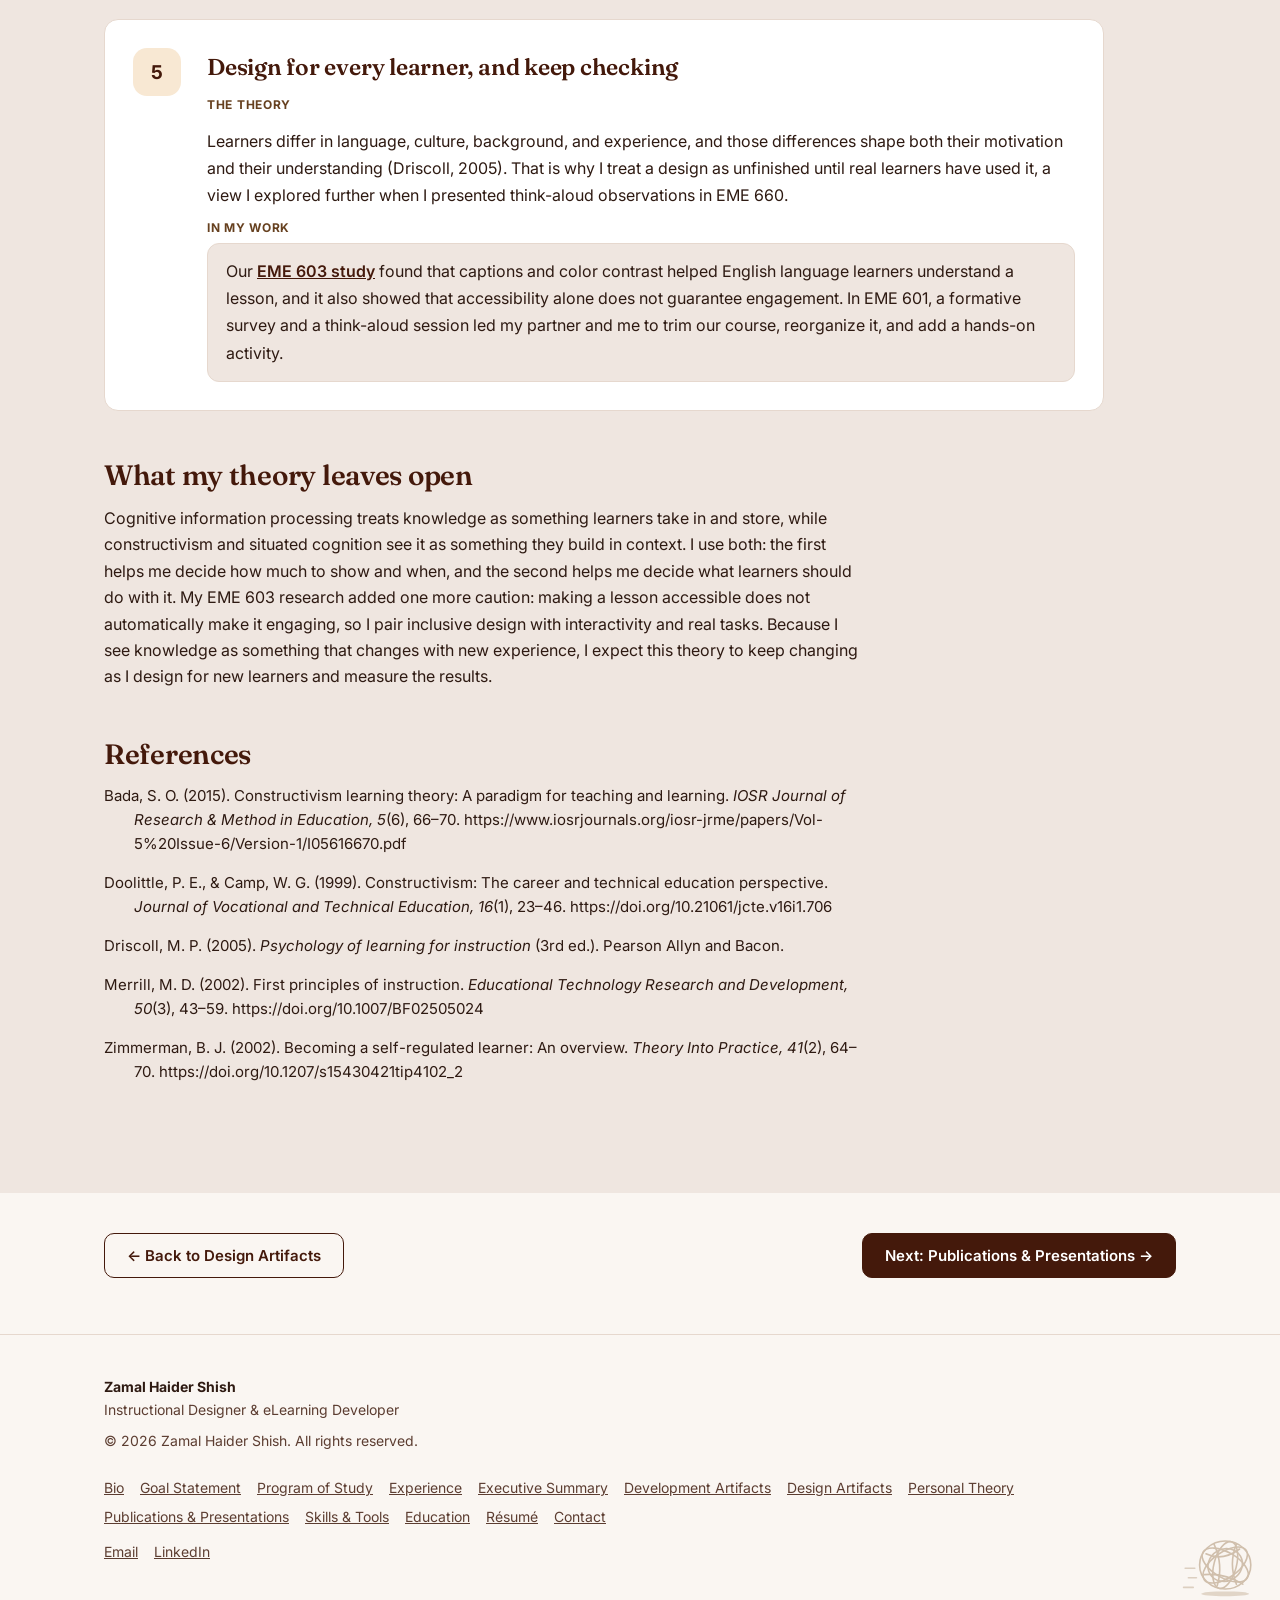
<file: theory.html>
<!DOCTYPE html>
<!--
This page shares styles.css and site.js with index.html and the other sub-pages. Keep all the site files in the same folder.
The text below is plain HTML, so edit it directly. The menu and footer are identical on every page; if you change them, change all six pages (index.html, bio.html, goals.html, pos.html, experience.html, theory.html).
-->
<html lang="en"><head>
<meta charset="utf-8"><meta name="viewport" content="width=device-width,initial-scale=1">
<title>My Personal Theory of Instructional Design | Zamal Haider Shish</title>
<meta name="description" content="The personal theory of instructional design of Zamal Haider Shish: how people learn, five design principles grounded in learning theory, and examples from his own projects.">
<meta property="og:type" content="website"><meta property="og:title" content="My Personal Theory of Instructional Design | Zamal Haider Shish">
<meta property="og:description" content="The personal theory of instructional design of Zamal Haider Shish: how people learn, five design principles grounded in learning theory, and examples from his own projects.">
<link rel="preconnect" href="https://fonts.googleapis.com"><link rel="preconnect" href="https://fonts.gstatic.com" crossorigin>
<link href="https://fonts.googleapis.com/css2?family=Fraunces:opsz,wght@9..144,500..700&family=Inter:wght@400;500;600;700;800&display=swap" rel="stylesheet">
<link rel="icon" href="favicon.svg" type="image/svg+xml"><link rel="icon" href="favicon-32.png" sizes="32x32" type="image/png"><link rel="apple-touch-icon" href="apple-touch-icon.png">
<meta name="theme-color" content="#44190B">
<meta property="og:url" content="https://zamalhaidershish.github.io/zamal-protfolio/theory.html"><meta property="og:image" content="https://zamalhaidershish.github.io/zamal-protfolio/og-image.jpg"><meta property="og:image:width" content="1200"><meta property="og:image:height" content="630"><meta property="og:image:alt" content="Zamal Haider Shish, Instructional Designer and eLearning Developer"><meta name="twitter:card" content="summary_large_image">
<link rel="stylesheet" href="styles.css">
<script src="site.js"></script>
</head>
<body>
<a class="skip" href="#main">Skip to content</a>
<svg aria-hidden="true" focusable="false" style="position:absolute;width:0;height:0;overflow:hidden">
<defs>
<g id="wm-saguaro">
  <g style="fill:none;stroke:var(--wm-cact);stroke-linecap:round;stroke-width:15">
    <path d="M54 104 H38 a9 9 0 0 1 -9 -9 V60"/><path d="M66 84 H82 a9 9 0 0 0 9 -9 V46"/>
  </g>
  <rect x="49" y="22" width="22" height="136" rx="11" style="fill:var(--wm-cact)"/>
  <g style="fill:none;stroke:var(--wm-cact-dk);stroke-width:1.6;stroke-linecap:round">
    <path d="M56 32 V152"/><path d="M60 28 V154"/><path d="M64 32 V152"/><path d="M29 64 V92"/><path d="M91 50 V72"/>
  </g>
  <g style="fill:var(--wm-bloom)"><circle cx="54" cy="22" r="4.5"/><circle cx="64" cy="20" r="4.5"/><circle cx="91" cy="44" r="4"/></g>
  <g style="fill:var(--wm-sun)"><circle cx="54" cy="22" r="1.6"/><circle cx="64" cy="20" r="1.6"/><circle cx="91" cy="44" r="1.4"/></g>
</g>
<g id="wm-fig">
  <ellipse cx="50" cy="106" rx="30" ry="3" style="fill:var(--wm-brown)"/>
  <g style="fill:var(--wm-cact)">
    <ellipse cx="50" cy="80" rx="17" ry="24"/>
    <ellipse cx="29" cy="52" rx="13" ry="19" transform="rotate(-28 29 52)"/>
    <ellipse cx="70" cy="48" rx="13" ry="19" transform="rotate(24 70 48)"/>
    <ellipse cx="50" cy="40" rx="10" ry="15" transform="rotate(-6 50 40)"/>
  </g>
  <g style="fill:var(--wm-cact-dk)"><circle cx="44" cy="72" r="1.3"/><circle cx="56" cy="78" r="1.3"/><circle cx="47" cy="90" r="1.3"/><circle cx="27" cy="50" r="1.2"/><circle cx="34" cy="60" r="1.2"/><circle cx="70" cy="44" r="1.2"/><circle cx="66" cy="56" r="1.2"/><circle cx="50" cy="36" r="1.2"/></g>
  <g style="fill:var(--wm-pink)"><ellipse cx="44" cy="24" rx="3.2" ry="4.4"/><ellipse cx="80" cy="30" rx="3.2" ry="4.4" transform="rotate(20 80 30)"/><ellipse cx="17" cy="36" rx="3" ry="4.2" transform="rotate(-25 17 36)"/></g>
  <g style="fill:var(--wm-bloom)"><circle cx="55" cy="23" r="5"/><circle cx="24" cy="32" r="4.5"/><circle cx="73" cy="27" r="4.5"/></g>
  <g style="fill:var(--wm-sun)"><circle cx="55" cy="23" r="1.8"/><circle cx="24" cy="32" r="1.6"/><circle cx="73" cy="27" r="1.6"/></g>
</g>
<g id="wm-ball">
  <ellipse cx="54" cy="106" rx="36" ry="3" style="fill:var(--wm-brown)"/>
  <circle cx="46" cy="74" r="30" style="fill:var(--wm-cact)"/>
  <circle cx="82" cy="94" r="12" style="fill:var(--wm-cact)"/>
  <g style="fill:none;stroke:var(--wm-cact-dk);stroke-width:1.5">
    <ellipse cx="46" cy="74" rx="9" ry="30"/><ellipse cx="46" cy="74" rx="19" ry="30"/><ellipse cx="82" cy="94" rx="5" ry="12"/>
  </g>
  <g style="fill:var(--wm-sun)" transform="translate(46 44)">
    <ellipse cx="0" cy="-7" rx="3.6" ry="7"/><ellipse cx="0" cy="-7" rx="3.6" ry="7" transform="rotate(45)"/><ellipse cx="0" cy="-7" rx="3.6" ry="7" transform="rotate(-45)"/><ellipse cx="0" cy="-7" rx="3.6" ry="7" transform="rotate(90)"/><ellipse cx="0" cy="-7" rx="3.6" ry="7" transform="rotate(-90)"/>
  </g>
  <circle cx="46" cy="44" r="3" style="fill:var(--wm-bloom)"/>
  <g style="fill:var(--wm-pink)"><circle cx="82" cy="81" r="3.6"/></g>
</g>
<g id="wm-tumble">
  <ellipse cx="54" cy="106" rx="30" ry="3" style="fill:var(--wm-brown);opacity:.6"/>
  <g style="fill:none;stroke:var(--wm-brown);stroke-width:2;stroke-linecap:round">
    <ellipse cx="54" cy="70" rx="32" ry="30"/>
    <ellipse cx="54" cy="70" rx="32" ry="16" transform="rotate(30 54 70)"/>
    <ellipse cx="54" cy="70" rx="32" ry="16" transform="rotate(-35 54 70)"/>
    <ellipse cx="54" cy="70" rx="14" ry="30" transform="rotate(15 54 70)"/>
    <ellipse cx="54" cy="70" rx="20" ry="22" transform="rotate(60 54 70)"/>
    <path d="M30 56 q20 10 42 -6"/><path d="M28 82 q26 -2 48 12"/><path d="M40 44 q12 26 4 52"/><path d="M68 44 q-10 24 0 50"/>
  </g>
  <g style="fill:none;stroke:var(--wm-brown);stroke-width:2;stroke-linecap:round;opacity:.7"><path d="M4 74 H16"/><path d="M8 86 H18"/><path d="M2 98 H14"/></g>
</g>
<g id="wm-date">
  <ellipse cx="52" cy="126" rx="20" ry="3" style="fill:var(--wm-brown)"/>
  <path d="M47 126 C49 96 50 66 52 38 L58 38 C57 66 57 96 59 126 Z" style="fill:var(--wm-brown)"/>
  <g style="fill:none;stroke:var(--wm-cact-dk);stroke-width:1.2;opacity:.45"><path d="M49 112 l5 -3 l5 3"/><path d="M49 98 l5 -3 l5 3"/><path d="M50 84 l5 -3 l4 3"/><path d="M50 70 l5 -3 l4 3"/><path d="M51 56 l4 -3 l4 3"/></g>
  <g style="fill:var(--wm-cact)">
    <path d="M55 36 Q30 18 4 40 Q30 28 55 40 Z"/><path d="M55 36 Q80 18 98 42 Q78 28 55 40 Z"/>
    <path d="M55 34 Q38 4 12 10 Q38 12 54 38 Z"/><path d="M55 34 Q72 4 92 12 Q70 12 56 38 Z"/>
    <path d="M55 34 Q54 10 60 0 Q60 16 57 36 Z"/>
    <path d="M55 38 Q34 40 18 62 Q36 46 55 42 Z"/><path d="M55 38 Q76 40 88 62 Q72 46 55 42 Z"/>
  </g>
  <g style="fill:var(--wm-date)"><circle cx="46" cy="46" r="2.6"/><circle cx="43" cy="51" r="2.6"/><circle cx="48" cy="52" r="2.6"/><circle cx="45" cy="57" r="2.4"/><circle cx="64" cy="46" r="2.6"/><circle cx="67" cy="51" r="2.6"/><circle cx="62" cy="52" r="2.6"/><circle cx="65" cy="57" r="2.4"/></g>
</g>
</defs>
</svg>
<header id="nav"><div class="w nb"><a class="brand" href="index.html">Zamal Haider Shish</a>
<nav id="menu" aria-label="Main"><a href="bio.html">Bio</a><a href="goals.html">Goal Statement</a><a href="pos.html">Program of Study</a><a href="experience.html">Experience</a><a href="index.html#summary">Executive Summary</a><a href="index.html#projects">Development Artifacts</a><a href="index.html#design" class="on">Design Artifacts</a><a href="index.html#research">Publications &amp; Presentations</a></nav><a class="btn hcta" href="index.html#resume">R&eacute;sum&eacute;</a>
<button id="mb" aria-label="Open menu" aria-expanded="false" aria-controls="menu">&#9776;</button></div></header>
<main id="main">
<section class="sp alt has-wm"><svg class="wm wm-theory" viewBox="0 0 120 160" fill="currentColor" aria-hidden="true" focusable="false"><use href="#wm-saguaro"/></svg><div class="w">
<nav class="crumb" aria-label="Breadcrumb"><a href="index.html">Home</a><span class="sep" aria-hidden="true">/</span><a href="index.html#design">Design Artifacts</a><span class="sep" aria-hidden="true">/</span><span aria-current="page">Personal Theory</span></nav>
<h1>My Personal Theory of Instructional Design</h1>
<p class="lead">What I believe about how people learn, and how that belief shapes the way I design.</p>

<div class="facts th-ann">
<div class="fact"><span class="fl">Course</span><p><a class="ctag" href="pos.html#eme602" title="See EME 602 in my Program of Study">EME 602</a> Theories of Learning and Cognition for Instruction, with Dr. Gunce Malan-Rush, Fall 2026</p></div>
<div class="fact"><span class="fl">Conditions</span><p>Individual work. I wrote this theory for my portfolio in November 2026, building on my EME 602 coursework: five theory papers, an annotated bibliography, class discussions, and my theory presentation.</p></div>
<div class="fact"><span class="fl">Scope</span><p>My beliefs about learning, five design principles grounded in learning theory and research, examples from my own projects, and the questions my theory still leaves open.</p></div>
<div class="fact"><span class="fl">My Role</span><p>Sole author.</p></div>
</div>
<p class="mu sm th-pdf">This theory is also available as an <a class="tl" href="theory/Personal-Theory-of-Instructional-Design.pdf" target="_blank" rel="noopener">APA-style PDF</a>.</p>

<div class="th-one"><span class="fl">My theory in one sentence</span>
<p>People learn when new ideas connect to what they already know, arrive in amounts their working memory can handle, and are put to work on real tasks with support and feedback, until they can do the work on their own.</p></div>

<div class="prose">
<h2 class="sub">Where my theory comes from</h2>
<p>For me, memorizing has never been enough to call something learned. Real learning means understanding an idea well enough to connect it to what I already know and then use it somewhere that matters. In EME 602, I found that this view fits pragmatism, which treats knowledge as something built through experience and reasoning, with a piece of interpretivism: two people can face the same situation and understand it differently because of what each one brings to it (Driscoll, 2005).</p>
<p>My theory also reflects where I come from. Before instructional design, I trained more than 100 end users on ERP software in real workplaces, and most of the examples in my theory papers are workplace examples: a new employee learning a spreadsheet, a staff member learning how company files are organized, a trainee processing customer refunds. My theory is built for people who need to use what they learn.</p>
<p>No single theory explains all of that, so I combine several. Cognitive information processing explains how information gets into memory and stays there. Schema theory, constructivism, and situated cognition explain how it becomes meaningful and usable. Interactional theories and research on motivation explain why support and confidence matter. Gagn&eacute;'s theory of instruction ties these ideas into a plan: clear objectives, a sequence of instructional events, practice, feedback, and transfer to real situations (Driscoll, 2005).</p>
</div>

<div class="prose"><h2 class="sub">Five principles I design by</h2></div>
<div class="th-pr">

<article class="card th-p rv"><span class="th-num" aria-hidden="true">1</span><div>
<h3>Start from what learners already know</h3>
<p class="th-k">The theory</p>
<p>Learners are never blank slates. New information sticks when it connects to an existing schema, and inaccurate prior knowledge can just as easily lead learners astray, so a designer needs to know what learners bring before designing anything (Driscoll, 2005).</p>
<p class="th-k">In my work</p>
<div class="th-work"><p>In EME 601, my partner and I began with a needs analysis built on survey data from 40 educators. In <a class="tl" href="index.html#project/supply-chain-processes">Beginner's Guide to Supply Chain Processes</a>, I designed for recent graduates with limited industry experience, so the course introduces the supply chain and each department's responsibilities before it walks through step-by-step procedures.</p></div>
</div></article>

<article class="card th-p rv"><span class="th-num" aria-hidden="true">2</span><div>
<h3>Respect the limits of attention and memory</h3>
<p class="th-k">The theory</p>
<p>Attention is the gate to memory, and working memory holds only a handful of new items for a short time (Miller, 1956, as cited in Driscoll, 2005). Chunking content, directing attention, connecting new ideas to familiar ones, and pairing words with pictures all help information reach long-term memory (Driscoll, 2005).</p>
<p class="th-k">In my work</p>
<div class="th-work"><p>In <a class="tl" href="index.html#project/leading-with-emotional-intelligence">Leading with Emotional Intelligence</a>, our team used short, chunked lessons in plain language to reduce cognitive load. My <a class="tl" href="index.html#project/cip-theory-presentation">EME 602 presentation on cognitive information processing</a> practiced what it taught: one main idea per slide, color to direct attention, and a two-round activity in which classmates first saw how much they missed and then used three memory strategies to remember more.</p></div>
</div></article>

<article class="card th-p rv"><span class="th-num" aria-hidden="true">3</span><div>
<h3>Make learning real</h3>
<p class="th-k">The theory</p>
<p>Knowledge becomes usable when learners apply it in realistic situations, through simulations, case studies, and authentic tasks (Driscoll, 2005). Constructivist writers make the same case for problem solving and hands-on work, especially in career-focused learning (Bada, 2015; Doolittle &amp; Camp, 1999), and Merrill's (2002) first principles put a real-world task at the center of instruction.</p>
<p class="th-k">In my work</p>
<div class="th-work"><p>The <a class="tl" href="index.html#project/disaster-response-simulator">Disaster Response Simulator</a> places learners in a story-driven hurricane scenario where every decision has consequences. <a class="tl" href="index.html#project/email-communication-skills">Professional Email Communication for Workplace Success</a> uses realistic client requests, and every lesson in <a class="tl" href="index.html#project/designing-for-motivation">Designing for Motivation and Engagement</a> works toward a real teaching task.</p></div>
</div></article>

<article class="card th-p rv"><span class="th-num" aria-hidden="true">4</span><div>
<h3>Support learners, then step back</h3>
<p class="th-k">The theory</p>
<p>Learners can do more with guidance than on their own, and that support should fade as their skills grow (Driscoll, 2005). Feedback does two jobs: it tells learners whether they are right, and it gives them what they need to fix their mistakes. Confidence and self-regulation matter too, because learners who believe they can succeed put in more effort, and they grow more independent as they learn to set goals, monitor their progress, and reflect (Driscoll, 2005; Zimmerman, 2002).</p>
<p class="th-k">In my work</p>
<div class="th-work"><p>In the <a class="tl" href="index.html#project/disaster-response-simulator">Disaster Response Simulator</a>, an expert guide explains the rules, and immediate feedback explains why each choice is safe or unsafe. <a class="tl" href="index.html#project/supply-chain-processes">Beginner's Guide to Supply Chain Processes</a> works as an on-the-job guide that new employees can open alongside their daily work, and <a class="tl" href="index.html#project/leading-with-emotional-intelligence">Leading with Emotional Intelligence</a> builds in reflection prompts.</p></div>
</div></article>

<article class="card th-p rv"><span class="th-num" aria-hidden="true">5</span><div>
<h3>Design for every learner, and keep checking</h3>
<p class="th-k">The theory</p>
<p>Learners differ in language, culture, background, and experience, and those differences shape both their motivation and their understanding (Driscoll, 2005). That is why I treat a design as unfinished until real learners have used it, a view I explored further when I presented think-aloud observations in EME 660.</p>
<p class="th-k">In my work</p>
<div class="th-work"><p>Our <a class="tl" href="index.html#research">EME 603 study</a> found that captions and color contrast helped English language learners understand a lesson, and it also showed that accessibility alone does not guarantee engagement. In EME 601, a formative survey and a think-aloud session led my partner and me to trim our course, reorganize it, and add a hands-on activity.</p></div>
</div></article>

</div>

<div class="prose">
<h2 class="sub">What my theory leaves open</h2>
<p>Cognitive information processing treats knowledge as something learners take in and store, while constructivism and situated cognition see it as something they build in context. I use both: the first helps me decide how much to show and when, and the second helps me decide what learners should do with it. My EME 603 research added one more caution: making a lesson accessible does not automatically make it engaging, so I pair inclusive design with interactivity and real tasks. Because I see knowledge as something that changes with new experience, I expect this theory to keep changing as I design for new learners and measure the results.</p>

<h2 class="sub">References</h2>
<div class="refs">
<p>Bada, S. O. (2015). Constructivism learning theory: A paradigm for teaching and learning. <i>IOSR Journal of Research &amp; Method in Education, 5</i>(6), 66&ndash;70. https://www.iosrjournals.org/iosr-jrme/papers/Vol-5%20Issue-6/Version-1/I05616670.pdf</p>
<p>Doolittle, P. E., &amp; Camp, W. G. (1999). Constructivism: The career and technical education perspective. <i>Journal of Vocational and Technical Education, 16</i>(1), 23&ndash;46. https://doi.org/10.21061/jcte.v16i1.706</p>
<p>Driscoll, M. P. (2005). <i>Psychology of learning for instruction</i> (3rd ed.). Pearson Allyn and Bacon.</p>
<p>Merrill, M. D. (2002). First principles of instruction. <i>Educational Technology Research and Development, 50</i>(3), 43&ndash;59. https://doi.org/10.1007/BF02505024</p>
<p>Zimmerman, B. J. (2002). Becoming a self-regulated learner: An overview. <i>Theory Into Practice, 41</i>(2), 64&ndash;70. https://doi.org/10.1207/s15430421tip4102_2</p>
</div>
</div>
</div></section>

<section class="sp-next"><div class="w"><div class="pn"><a class="btn o" href="index.html#design"><span aria-hidden="true">&larr;</span> Back to Design Artifacts</a><a class="btn" href="index.html#research">Next: Publications &amp; Presentations <span aria-hidden="true">&rarr;</span></a></div></div></section>
</main>

<footer class="has-wm"><svg class="wm wm-footer" viewBox="0 0 100 110" fill="currentColor" aria-hidden="true" focusable="false"><use href="#wm-tumble"/></svg><div class="w fw"><div><b>Zamal Haider Shish</b><br><span class="mu">Instructional Designer &amp; eLearning Developer</span><p class="mu" style="margin-top:8px">&copy; 2026 Zamal Haider Shish. All rights reserved.</p></div>
<div><nav aria-label="Footer"><a href="bio.html">Bio</a><a href="goals.html">Goal Statement</a><a href="pos.html">Program of Study</a><a href="experience.html">Experience</a><a href="index.html#summary">Executive Summary</a><a href="index.html#projects">Development Artifacts</a><a href="index.html#design">Design Artifacts</a><a href="theory.html">Personal Theory</a><a href="index.html#research">Publications &amp; Presentations</a><a href="index.html#skills">Skills &amp; Tools</a><a href="index.html#education">Education</a><a href="index.html#resume">R&eacute;sum&eacute;</a><a href="index.html#contact">Contact</a></nav>
<p class="ln" style="margin-top:12px"><a id="fe" aria-label="Email" href="index.html#contact">Email</a><a id="fl2" aria-label="LinkedIn" href="index.html#contact" target="_blank" rel="noopener">LinkedIn</a></p></div></div></footer>
</body></html>
</file>
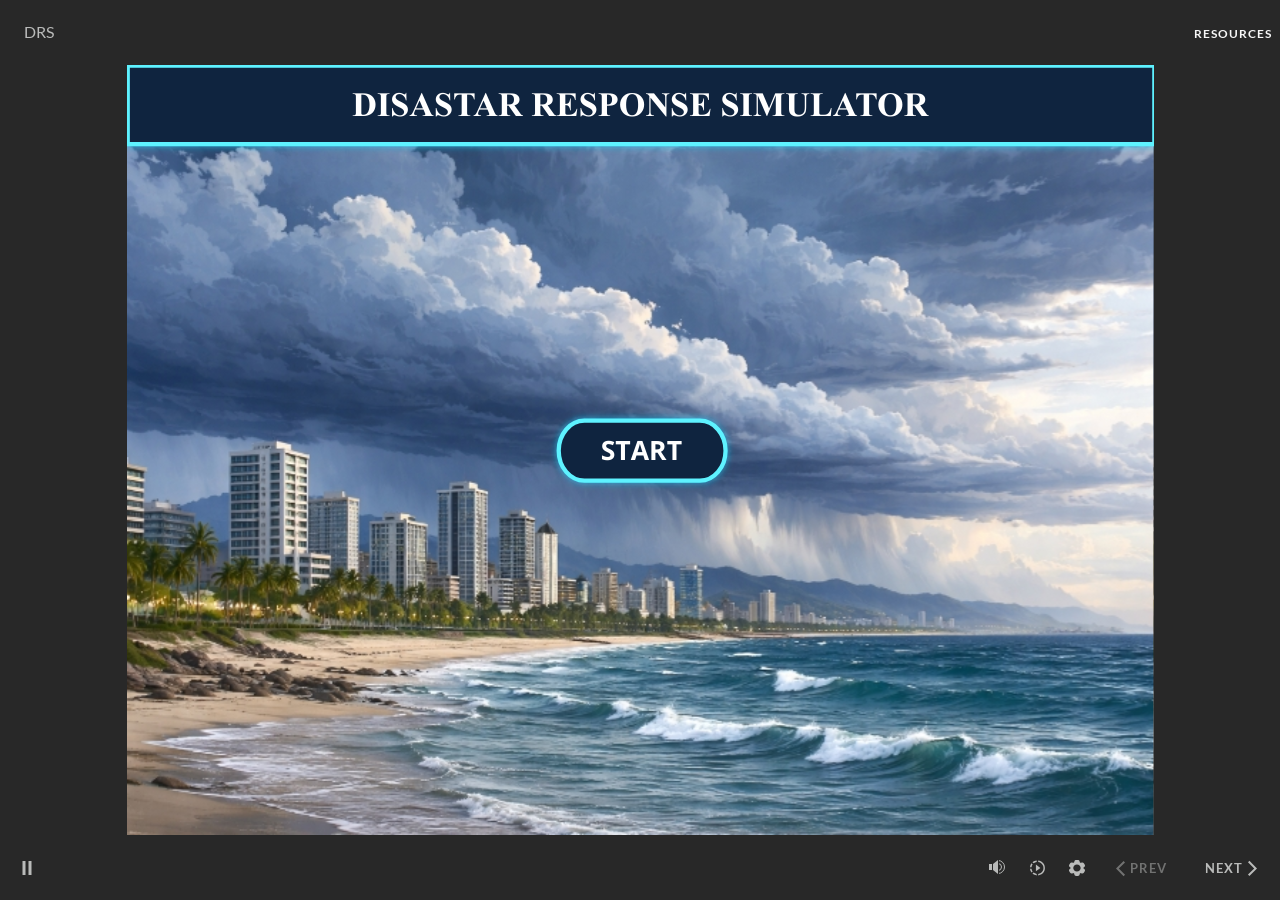
<file: disaster-response/story.html>
<!doctype html>
<html lang="en-US">
<head>
  <meta charset="utf-8">
  <!-- Created using Storyline 360 x64 - http://www.articulate.com  -->
  <!-- version: 3.105.35604.0 -->
  <title>DRS</title>
  <meta http-equiv="x-ua-compatible" content="IE=edge"/>
  <meta name="viewport" content="width=device-width,initial-scale=1,user-scalable=no,shrink-to-fit=no,minimal-ui"/>
  <meta name="apple-mobile-web-app-capable" content="yes"/>
  <style>
    html, body { height: 100%; padding: 0; margin: 0 }
    #app { height: 100%; width: 100%; }
  </style>

  <script>
    window.DS = {};
    window.globals = {
      DATA_PATH_BASE: '',
      HAS_FRAME: true,
      HAS_SLIDE: true,

      lmsPresent: false,
      tinCanPresent: false,
      cmi5Present: false,
      aoSupport: false,
      scale: 'Scaled',
      captureRc: false,
      browserSize: 'optimal',
      bgColor: '#282828',
      features: 'DropInBase,MultipleQuizTracking,PlayerSizeOption',
      themeName: 'unified',
      preloaderColor: '#FFFFFF',
      suppressAnalytics: false,
      productChannel: 'stable',
      publishSource: 'storyline',
      aid: 'aid|31df5b08-7458-524b-866e-9188ffae6c5f',
      cid: 'd8784648-5302-4deb-8237-0ad77106899c',
      playerVersion: '3.105.35604.0',
      publishTimestamp: '2026-10-26T17:46:22.4088019Z',
      maxIosVideoElements: 10,
      connectionSettings: { message: 'You%20are%20offline.%20Trying%20to%20reconnect...', useDarkTheme: false, mode: 'disabled' },
      hasFeature: function(feature) {
        return this.features.split(',').includes(feature);
      },
      
      parseParams: function(qs) {
        if (window.globals.parsedParams != null) {
          return window.globals.parsedParams;
        }
        qs = (qs || window.location.search.substr(1)).split('+').join(' ');
        var params = {},
            tokens,
            re = /[?&]?([^=]+)=([^&]*)/g;

        while (tokens = re.exec(qs)) {
          params[decodeURIComponent(tokens[1]).trim()] =
            decodeURIComponent(tokens[2]).trim();
        }
        window.globals.parsedParams = params;
        return params;
      }

    };

    if (window.flagsUnderTest != null) {
      window.globals.features = window.flagsUnderTest.reduce((accum, feature) => {
        if (!accum.includes(feature)) {
          accum.push(feature);
        }
        return accum;
      }, window.globals.features.split(',')).join();
    }
  </script>
  <script>
    var isIe11 = ('ActiveXObject' in window || window.MSBlobBuilder != null)
      && window.msCrypto != null && !window.ActiveXObject;
    if (isIe11) {
      window.globals.unsupportedBrowser = true;
      document.write(atob('[base64]'));
    }
  </script>

  <script>
    if (window.globals.hasFeature('Localization')) {
      
      
    }
  </script>

  
  
  <script>window.THREE = { };</script>
  
</head>
<body style="background: #282828" class="cs-HTML theme-unified">
  <!-- 360 -->
  <script>!function(){var e,i=/iPhone/i,o=/iPod/i,n=/iPad/i,t=/\biOS-universal(?:.+)Mac\b/i,r=/\bAndroid(?:.+)Mobile\b/i,a=/Android/i,d=/(?:SD4930UR|\bSilk(?:.+)Mobile\b)/i,p=/Silk/i,l=/Windows Phone/i,u=/\bWindows(?:.+)ARM\b/i,b=/BlackBerry/i,s=/BB10/i,c=/Opera Mini/i,f=/\b(CriOS|Chrome)(?:.+)Mobile/i,h=/Mobile(?:.+)Firefox\b/i,v=function(e){return void 0!==e&&"MacIntel"===e.platform&&"number"==typeof e.maxTouchPoints&&e.maxTouchPoints>1&&"undefined"==typeof MSStream};e=function(e){var m={userAgent:"",platform:"",maxTouchPoints:0};e||"undefined"==typeof navigator?"string"==typeof e?m.userAgent=e:e&&e.userAgent&&(m={userAgent:e.userAgent,platform:e.platform,maxTouchPoints:e.maxTouchPoints||0}):m={userAgent:navigator.userAgent,platform:navigator.platform,maxTouchPoints:navigator.maxTouchPoints||0};var g=m.userAgent,y=g.split("[FBAN");void 0!==y[1]&&(g=y[0]),void 0!==(y=g.split("Twitter"))[1]&&(g=y[0]);var A=function(e){return function(i){return i.test(e)}}(g),w={apple:{phone:A(i)&&!A(l),ipod:A(o),tablet:!A(i)&&(A(n)||v(m))&&!A(l),universal:A(t),device:(A(i)||A(o)||A(n)||A(t)||v(m))&&!A(l)},amazon:{phone:A(d),tablet:!A(d)&&A(p),device:A(d)||A(p)},android:{phone:!A(l)&&A(d)||!A(l)&&A(r),tablet:!A(l)&&!A(d)&&!A(r)&&(A(p)||A(a)),device:!A(l)&&(A(d)||A(p)||A(r)||A(a))||A(/\bokhttp\b/i)},windows:{phone:A(l),tablet:A(u),device:A(l)||A(u)},other:{blackberry:A(b),blackberry10:A(s),opera:A(c),firefox:A(h),chrome:A(f),device:A(b)||A(s)||A(c)||A(h)||A(f)},any:!1,phone:!1,tablet:!1};return w.any=w.apple.device||w.android.device||w.windows.device||w.other.device,w.phone=w.apple.phone||w.android.phone||w.windows.phone,w.tablet=w.apple.tablet||w.android.tablet||w.windows.tablet,w}(),"object"==typeof exports&&"undefined"!=typeof module?module.exports=e:"function"==typeof define&&define.amd?define((function(){return e})):this.isMobile=e}();
    window.isMobile.apple.tablet = window.isMobile.apple.tablet ||
      (navigator.platform === 'MacIntel' && navigator.maxTouchPoints > 1);
    window.isMobile.apple.device = window.isMobile.apple.device || window.isMobile.apple.tablet;
    window.isMobile.tablet = window.isMobile.tablet || window.isMobile.apple.tablet;
    window.isMobile.any = window.isMobile.any || window.isMobile.apple.tablet;
  </script>

  <div id="focus-sink" tabindex="-1"></div>

  <div id="preso"></div>
  <script>
    (function() {

      var classTypes = [ 'desktop', 'mobile', 'phone', 'tablet' ];

      var addDeviceClasses = function(prefix, testObj) {
        var curr, i;
        for (i = 0; i < classTypes.length; i++) {
          curr = classTypes[i];
          if (testObj[curr]) {
            document.body.classList.add(prefix + curr);
          }
        }
      };

      var params = window.globals.parseParams(),
          isDevicePreview = params.devicepreview === '1',
          isPhoneOverride = params.deviceType === 'phone' || (isDevicePreview && params.phone == '1'),
          isTabletOverride = (params.deviceType === 'tablet' || isDevicePreview) && !isPhoneOverride,
          isMobileOverride = isPhoneOverride || isTabletOverride;

      var deviceView = {
        desktop: !window.isMobile.any && !isMobileOverride,
        mobile: window.isMobile.any || isMobileOverride,
        phone: isPhoneOverride || (window.isMobile.phone && !isTabletOverride),
        tablet: isTabletOverride || window.isMobile.tablet
      };

      window.globals.deviceView = deviceView;
      window.isMobile.desktop = !window.isMobile.any;
      window.isMobile.mobile = window.isMobile.any;

      addDeviceClasses('view-', deviceView);

    })();
  </script>
  
  <script src='story_content/triggers.js' type=text/javascript></script>
<script src='story_content/user.js' type=text/javascript></script>
  <div class="slide-loader"></div>

  <script>
    var doc = document, loader = doc.body.querySelector('.slide-loader'); [ 1, 2, 3 ].forEach(function(n) { var d = doc.createElement('div'); d.style.backgroundColor = window.globals.preloaderColor; d.classList.add('mobile-loader-dot'); d.classList.add('dot' + n); loader.appendChild(d); });
  </script>

  <div class="mobile-load-title-overlay" style="display: none">
    <div class="mobile-load-title">DRS</div>
  </div>

  <div class="mobile-chrome-warning"></div>

  
<style>
  .warn-connection-dialog {
    display: none;
    background: transparent;
    pointer-events: all;
    position: fixed;
    left: 0;
    top: 0;
    width: 100%;
    height: 100%;
    z-index: 999;
  }

  .warn-connection-content {
    pointer-events: all;
    border-radius: 4px;
    background: white;
    border: 1px solid #E7E7E7;
    color: #333333;
    box-shadow: 0 2px 4px rgba(0, 0, 0, 0.25);
    transition: all 150ms ease-out;
    position: absolute;
    white-space: nowrap;
  }

  .view-phone.is-landscape .warn-connection-content {
    left: 23px;
    bottom: 23px;
  }

  .view-tablet.is-landscape .warn-connection-content {
    left: 50%;
    top: 20px;
    transform: translateX(-50%);
  }

  .view-mobile.is-portrait .warn-connection-content {
    transform: translate(-50%, calc(-100% - 15px));
  }

  .warn-connection-content p {
    display: inline-block;
    margin: 0 8px 0 0;
    line-height: 33px;
    font-size: 11px;
  }

  .warn-connection-content svg {
    position: relative;
    vertical-align: middle;
    margin: 0 2px 2px 8px;
  }

  .view-desktop .warn-connection-content {
    left: 1.5em;
    bottom: 1.5em;
  }

  .view-desktop .warn-connection-content p {
    font-size: 1.1em;
  }

  .is-offline .warn-connection-dialog {
    display: block;
  }

  .is-offline .cs-panel * {
    pointer-events: none !important;
  }

  .is-offline .cs-panel {
    pointer-events: all !important;
  }

  .is-offline #nav-controls * {
    pointer-events: none !important;
  }

  .is-offline #nav-controls {
    pointer-events: all !important;
  }
</style>

<div class="warn-connection-dialog" role="alertdialog" aria-modal="true" tabindex="0" aria-labelledby="warn-connection-message">
  <div class="warn-connection-content">
    <svg width="17" height="15" viewBox="0 0 17 15" xmlns="http://www.w3.org/2000/svg">
      <path fill="#8F0000" stroke="white" d="M16.07,12.98 L15.88,12.23 L9.51,1.21 C8.97,0.26,7.6,0.26,7.06,1.21 L0.69,12.23 C0.15,13.16,0.81,14.36,1.91,14.36 H14.65 C15.47,14.36,16.05,13.7,16.07,12.98 Z"/>
      <path fill="white" stroke="white" d="M8.58,5.5 C8.35,5.28,8.5,5.35,8.21,5.32 C8.09,5.35,7.97,5.49,7.96,5.67 C7.97,5.79,7.98,5.92,7.98,6.04 L7.98,6.04 C7.99,6.17,8,6.31,8.01,6.43 L8.01,6.44 C8.03,6.92,8.06,7.41,8.09,7.9 L8.09,7.9 C8.12,8.39,8.14,8.88,8.17,9.37 C8.17,9.39,8.18,9.42,8.2,9.44 C8.23,9.46,8.25,9.47,8.28,9.47 C8.31,9.47,8.34,9.46,8.35,9.44 C8.37,9.43,8.38,9.4,8.39,9.35 L8.39,9.34 C8.39,9.24,8.4,9.15,8.4,9.05 L8.4,9.05 C8.41,8.96,8.41,8.86,8.42,8.75 C8.43,8.44,8.45,8.12,8.47,7.81 L8.47,7.81 C8.49,7.49,8.51,7.18,8.53,6.87 C8.55,6.46,8.56,6.05,8.59,5.64 L8.6,5.62 C8.6,5.57,8.59,5.53,8.58,5.5 L8.21,5.32 Z"/>
      <circle fill="white" stroke="white" cx="8.3" cy="11.35" r="0.3"/>
    </svg>
    <p id="warn-connection-message">You are offline. Trying to reconnect...</p>
  </div>
</div>

<script>
  (function() {
    window.DS.connection = {
      warningShown: false,
      assets: {},
      loadingAssetGroup: false,
      retryDelay: 500
    };

    var connectionSettings = window.globals.connectionSettings || {};

    var useConnectionMessages = window.AbortController != null &&
      window.location.protocol != 'file:' &&
      connectionSettings.mode === 'normal';

    window.DS.connection.useConnectionMessages = useConnectionMessages;

    var assetCount = 0;
    var checkLoadedId;


    if (useConnectionMessages && connectionSettings != null) {
      var contentEl = document.querySelector('.warn-connection-content');
      var messageEl = contentEl.querySelector('p');

      if (connectionSettings.useDarkTheme) {
        contentEl.style.borderColor = '#BABBBA';
        contentEl.style.backgroundColor = '#282828';
        contentEl.style.color = '#FFFFFF';
      }

      if (connectionSettings.message != null) {
        messageEl.textContent = window.decodeURIComponent(connectionSettings.message);
      }
    }

    function checkAssetsReady() {
      for (var i in DS.connection.assets) {
        if (!DS.connection.assets[i].success) {
          return false;
        }
      }
      return true;
    }

    function stopAssetGroup() {
      if (!useConnectionMessages) { return; }

      assetCount = 0;

      DS.connection.oldAssetGroup = DS.connection.assets;
      DS.connection.assets = {};
      DS.connection.loadingAssetGroup = false;
      clearInterval(checkLoadedId);
    }

    function startAssetGroup() {
      if (!useConnectionMessages) { return; }
      var ticks = 0;
      clearInterval(checkLoadedId);
      checkLoadedId = setInterval(function() {
        var loaded = 0;
        if (assetCount === 0 && loaded === 0) {
          clearInterval(checkLoadedId);
          return;
        }

        for (var i in DS.connection.assets) {
          if (DS.connection.assets[i].success) {
            loaded++;
          }
        }

        if (assetCount === loaded && checkAssetsReady()) {
          for (var i in DS.connection.assets) {
            if (DS.connection.assets[i].action) {
              DS.connection.assets[i].action();
            }
          }
          hideWarning();
          stopAssetGroup();
        }
      }, 100)
    }

    function requiredAsset(url, action, retry, type) {
      if (!useConnectionMessages) { return; }
      if (DS.connection.assets[url]) { return; }

      DS.connection.assets[url] = {
        success: false, action: action, retry: retry, type: type
      };
      assetCount = Object.keys(DS.connection.assets).length;
      if (!DS.connection.loadingAssetGroup) {
        startAssetGroup();
      }
      DS.connection.loadingAssetGroup = true;
    }

    function assetLoaded(url) {
      if (!useConnectionMessages) { return; }
      if (DS.connection.assets[url]) {
        DS.connection.assets[url].success = true;
      }
    }

    function assetFailed(url) {
      if (!useConnectionMessages) { return; }
      if (!DS.connection.assets[url]) {
        if (/\.js$/.test(url) && url.indexOf('transcripts') === -1) {
          setTimeout(function() {
            if (DS.connection.lastSlideLoaded != null) {
              DS.connection.lastSlideLoaded();
            }
          }, DS.connection.retryDelay);
        }
        return;
      }
      if (!DS.connection.warningShown) { showWarning(); }
      if (DS.connection.assets[url].retry) {
        setTimeout(function() {
          if (!DS.connection.assets[url].success) {
            DS.connection.assets[url].retry()
          }
        }, DS.connection.retryDelay);
      }
    }

    function hideWarning() {
      document.body.classList.remove('is-offline');
      DS.connection.warningShown = false;
      enableKeys();
    }
    DS.connection.hideWarning = hideWarning

    function showWarning(btn) {
      document.body.classList.add('is-offline')
      DS.connection.warningShown = true;
      updateWarningPosition();
      disableKeys();
    }

    function updateWarningPosition() {
      if (!DS.connection.warningShown) {
        return;
      }

      var isPortrait = document.body.classList.contains('is-portrait');
      var isMobile = document.body.classList.contains('view-mobile');
      var warningEl = document.querySelector('.warn-connection-content');

      if (isPortrait && isMobile) {
        var slide = document.querySelector('.primary-slide');
        var slideRect = slide != null
          ? slide.getBoundingClientRect()
          : { top: window.innerHeight, left: 0, width: window.innerWidth };

        warningEl.style.top = `${slideRect.top}px`
        warningEl.style.left = `${slideRect.left + slideRect.width / 2}px`
      } else {
        warningEl.style.top = null;
        warningEl.style.left = null;
      }

      window.requestAnimationFrame(updateWarningPosition);
    }

    function onDisableKeyDown(e) {
      e.preventDefault();
      e.stopImmediatePropagation();
    }

    function onDisableKeyUp(e) {
      e.preventDefault();
      e.stopImmediatePropagation();
    }

    var accStyle = document.createElement('style');
    var warnDialogEl = document.querySelector('.warn-connection-dialog');

    function disableKeys() {
      if (DS.views && DS.views.nsStack && DS.views.nsStack.length === 1) {
        DS.views.nsStack[0].tabReachable = false
        DS.views.nsStack[0].updateTabIndex(true);
      }

      accStyle.innerHTML = '.acc-shadow-dom { display: none; }';
      document.body.appendChild(accStyle);

      warnDialogEl.parentNode.append(warnDialogEl);
      warnDialogEl.focus();
    }

    function enableKeys() {
      accStyle.remove();
      if (DS.views && DS.views.nsStack && DS.views.nsStack.length === 1 && DS.views.nsStack[0].name === '_frame') {
        DS.views.nsStack[0].tabReachable = true;
        DS.views.nsStack[0].updateTabIndex();
      }
    }

    // these will all be noops if the feature flag isn't set in
    // the data and `window.globals.features`
    DS.connection.requiredAsset = requiredAsset;
    DS.connection.assetLoaded = assetLoaded;
    DS.connection.assetFailed = assetFailed;
    DS.connection.stopAssetGroup = stopAssetGroup;
    DS.connection.startAssetGroup = startAssetGroup;
  })();
</script>


  <script>
    
    if (window.autoSpider && window.vInterfaceObject) {
      document.querySelector('.mobile-load-title-overlay').style.display = 'none';
    }
  </script>

  

  <link rel="stylesheet" href="html5/data/css/output.min.css" data-noprefix/>
</body>
<script src="html5/lib/scripts/bootstrapper.min.js"></script>
</html>
</file>
<file: styles.css>
:root{--ac:#1f3d2b;--ac-h:#163022;--gold:#c9a227;--gold-tx:#7e6110;--ac2:#4e7a5a;--wm-brown:#a88a68;--wm-gold:#c9a227;--wm-cact:#5b8a63;--wm-cact-dk:#3f6648;--wm-bloom:#e0694e;--wm-pink:#c9507c;--wm-sun:#e6b52e;--wm-date:#a8602a;--soft:#e8efe6;--tx:#1f2a22;--mu:#56635a;--bd:#e3e0d5;--bg:#f4f1e8;--page:#fcfbf7}
*{box-sizing:border-box}html{scroll-behavior:smooth;scroll-padding-top:76px}
body{margin:0;font:16px/1.65 Inter,system-ui,-apple-system,"Segoe UI",sans-serif;color:var(--tx);background:var(--page)}
h1,h2,h3,p,ul,figure{margin:0}h1,h2,h3{line-height:1.15;letter-spacing:-.02em}ul{padding-left:20px}li{margin:4px 0}
a{color:inherit}.w{max-width:1120px;margin:auto;padding:0 24px}.mu{color:var(--mu)}.sm{font-size:14px}
section{padding:96px 0}.alt{background:var(--bg)}
h2{font-size:clamp(28px,4vw,40px);margin-bottom:16px}h3{font-size:19px}.lead{color:var(--mu);max-width:640px;margin-bottom:40px}
:focus-visible{outline:3px solid var(--gold-tx);outline-offset:2px}
.skip{position:absolute;left:-999px}.skip:focus{left:8px;top:8px;background:#fff;padding:8px 12px;z-index:99}
.btn{display:inline-block;padding:12px 22px;border-radius:10px;border:1px solid var(--ac);background:var(--ac);color:#fff;font:600 15px Inter,sans-serif;text-decoration:none;cursor:pointer;transition:.2s;white-space:nowrap}
.btn:hover{background:var(--ac-h)}.btn.o{background:#fff;color:var(--ac)}.btn.o:hover{background:var(--soft)}.btn:disabled{opacity:.55;cursor:not-allowed}
.card{background:#fff;border:1px solid var(--bd);border-radius:14px;padding:28px}
.g{display:grid;gap:24px;grid-template-columns:repeat(auto-fit,minmax(min(100%,260px),1fr))}.g>.card>h3{margin-bottom:10px}
.chip{display:inline-block;padding:4px 12px;border:1px solid var(--bd);border-radius:99px;font-size:13px;background:#fff;margin:0 6px 8px 0}
header{position:sticky;top:0;z-index:50;background:#fff;border-bottom:1px solid transparent;transition:.2s}header.sc{border-color:var(--bd);box-shadow:0 2px 12px rgba(0,0,0,.05)}
header .w{max-width:1360px}
.nb{display:flex;align-items:center;gap:14px;height:68px}.brand{font-weight:700;text-decoration:none;margin-right:auto;flex:none;white-space:nowrap}
#menu{display:flex;gap:2px}#menu a{padding:8px 7px;border-radius:8px;text-decoration:none;font-size:13.5px;font-weight:500;color:var(--mu);white-space:nowrap}#menu a:hover,#menu a.on,#menu a[aria-current=page]{color:var(--ac);background:var(--soft)}
#mb{display:none;background:#fff;border:1px solid var(--bd);border-radius:8px;padding:8px 14px;font-size:18px;cursor:pointer}.hcta{flex:none}
.hero{padding:72px 0 96px}.hg{display:grid;grid-template-columns:1.25fr .75fr;gap:56px;align-items:center}
.hero h1{font-size:clamp(34px,5vw,56px);margin:12px 0 20px}.eb{color:var(--ac);font-weight:600}.hero .lead{margin-bottom:24px}
.acts{display:flex;gap:12px;flex-wrap:wrap;align-items:center;margin-top:16px}.tl{color:var(--ac);font-weight:600}
.photo{aspect-ratio:4/5;border:1px solid var(--bd);border-radius:20px;background:var(--bg);overflow:hidden}.photo img{display:block;width:100%;height:100%;object-fit:cover;object-position:50% 20%}.photo.miss{border:2px dashed #c9c3b2;display:grid;place-items:center;color:var(--mu);font-weight:600}.photo.miss:after{content:"Professional Photo"}
.bio{max-width:720px;margin-top:24px}.bio p{font-size:18px;line-height:1.75;margin:0 0 1.15em}.bio p:last-child{margin-bottom:0}
.ex{display:grid;gap:20px}.eh{display:flex;justify-content:space-between;gap:12px;flex-wrap:wrap;margin-bottom:4px}.org{font-weight:500;margin-bottom:12px}
#fl{display:flex;gap:8px;flex-wrap:wrap;margin-bottom:32px}.fb{padding:8px 16px;border-radius:99px;border:1px solid var(--bd);background:#fff;font:500 14px Inter,sans-serif;cursor:pointer;transition:.15s}.fb[aria-pressed=true]{background:var(--ac);border-color:var(--ac);color:#fff}
.g3{display:grid;gap:24px;grid-template-columns:repeat(auto-fill,minmax(min(100%,320px),1fr))}
.pc{display:flex;flex-direction:column;padding:0;overflow:hidden;animation:f .3s}.pc>*:not(.th){margin:0 24px}.th{aspect-ratio:16/9;background:var(--soft);display:grid;place-items:center;color:var(--mu);font-size:14px;margin-bottom:18px}.th img{width:100%;height:100%;object-fit:cover}
.pc h3{margin:6px 24px 8px}.pc .tags{margin-top:14px}.pc .tools-line{margin-top:10px}.pc .acts{margin-bottom:24px;margin-top:auto;padding-top:16px}@keyframes f{from{opacity:0}}
.tk{display:flex;align-items:center;gap:12px;padding:16px 20px;font-weight:500}.tk:before{content:"";width:10px;height:10px;border-radius:3px;background:var(--ac);flex:none}
.tools{margin-top:56px}.tools h3{margin-bottom:16px;font-size:24px}
label{display:block;font-weight:500;font-size:14px;margin-bottom:14px}input,textarea{display:block;width:100%;margin-top:6px;padding:12px;border:1px solid #c9c3b2;border-radius:10px;font:inherit}
.cg{display:grid;grid-template-columns:1fr 1.2fr;gap:40px}
footer{border-top:1px solid var(--bd);padding:40px 0;font-size:14px}.fw{display:flex;justify-content:space-between;gap:24px;flex-wrap:wrap}footer nav,footer .ln{display:flex;flex-wrap:wrap;gap:6px 16px}footer nav a,footer .ln a{color:var(--mu);white-space:nowrap}
#cs{position:fixed;inset:0;background:#fff;overflow:auto;z-index:60;display:none}#cs.on{display:block}.cw{max-width:860px;margin:auto;padding:24px 24px 80px}
.cw h2{margin:20px 0 10px}.cw h3{margin:36px 0 10px;font-size:22px}.emb{position:relative;aspect-ratio:16/9;min-height:220px;border:1px solid var(--bd);border-radius:14px;overflow:hidden;background:#fff}.emb iframe{position:absolute;inset:0;width:100%;height:100%;border:0}
.ph{display:grid;place-items:center;text-align:center;background:var(--bg);padding:24px}.ph p{margin:6px 0 16px}.ar{margin-top:14px}.pn{display:flex;justify-content:space-between;gap:12px;flex-wrap:wrap;margin-top:56px}
.rv{opacity:0;transform:translateY(18px);transition:opacity .6s ease var(--d,0s),transform .6s cubic-bezier(.2,.7,.2,1) var(--d,0s)}.rv.in{opacity:1;transform:none}
.has-wm{position:relative;overflow:hidden;isolation:isolate}.has-wm>.w{position:relative;z-index:1}
.wm{position:absolute;color:var(--ac2);pointer-events:none;z-index:0;height:auto}
.wm-hero{right:-6px;bottom:0;width:200px;opacity:.55}
.wm-about{right:24px;top:50%;transform:translateY(-50%);width:160px;opacity:.55}
.wm-resume{right:40px;bottom:-6px;width:150px;opacity:.55}
.wm-footer{right:18px;bottom:6px;width:80px;opacity:.5}
.wm-goals{left:22px;bottom:-6px;width:150px;opacity:.55}
.wm-contact{left:20px;bottom:0;width:120px;opacity:.5}
@media(max-width:1350px){#mb{display:block}#menu{display:none;position:absolute;top:68px;left:0;right:0;background:var(--page);flex-direction:column;padding:12px 24px;border-bottom:1px solid var(--bd)}#menu.open{display:flex}.hcta{display:none}}
@media(max-width:900px){.hg,.cg{grid-template-columns:1fr}.photo{max-width:320px}section{padding:64px 0}.wm{display:none}}
@media(prefers-reduced-motion:reduce){html{scroll-behavior:auto}*{animation:none!important;transition:none!important}.rv{opacity:1;transform:none}}
/* ===== sub-pages (bio.html, goals.html) ===== */
.sp{padding-top:72px}
.crumb{font-size:14px;color:var(--mu);margin-bottom:20px}.crumb a{color:var(--mu)}.crumb a:hover{color:var(--ac)}.crumb .sep{margin:0 6px}
.sp h1{font-size:clamp(32px,4.8vw,48px);margin-bottom:16px}.sp .lead{margin-bottom:8px}
.sp .sub{font-size:clamp(22px,2.8vw,28px);margin:48px 0 14px}
.prose{max-width:760px}.prose p+p{margin-top:1em}
.sp .card p{max-width:760px}.sp .card p+p{margin-top:.9em}.sp .card>h3{margin-bottom:10px}
.ev{margin-top:20px;padding-top:16px;border-top:1px solid var(--bd)}.ev ul{list-style:none;padding:0;margin:8px 0 0}.ev li{margin:0 0 14px}.ev li:last-child{margin-bottom:0}.ev li p{margin:2px 0 0}
.sp .note{margin-top:28px;max-width:760px}
.sp-next{padding:40px 0 56px}.sp-next .pn{margin-top:0}
@media(max-width:900px){.sp{padding-top:44px}.sp-next{padding:32px 0 48px}}

/* ===== project page (compact layout) ===== */
.cw{max-width:1040px;padding:24px 24px 64px}
.csh{margin-top:28px}.csh h2{margin:6px 0 10px}.csh .lead{margin-bottom:14px;max-width:760px}
.facts{display:grid;gap:12px;grid-template-columns:repeat(auto-fit,minmax(min(100%,220px),1fr));margin-top:20px}
.fact{background:var(--bg);border:1px solid var(--bd);border-radius:12px;padding:14px 16px}.fact .fl{display:block;font-size:12px;font-weight:700;letter-spacing:.06em;text-transform:uppercase;color:var(--ac2);margin-bottom:4px}.fact p{font-size:14px;line-height:1.55}
.cw h3#demo{margin:32px 0 12px}
.cw .emb{aspect-ratio:auto;height:min(78vh,720px)}
.secs{display:grid;gap:16px;grid-template-columns:repeat(auto-fit,minmax(min(100%,300px),1fr));margin-top:28px}
.sec{padding:20px 22px}.cw .sec h3{margin:0 0 8px;font-size:17px}.sec p,.sec li{font-size:15px}.sec ul{margin:0}
.cw .pn{margin-top:40px}
.th{text-decoration:none}.th.nt{background:linear-gradient(135deg,var(--soft),#dbe6d7);color:var(--ac);font-weight:600;letter-spacing:.02em}
.pc .th img{transition:transform .3s}.pc:hover .th img{transform:scale(1.03)}
@media(max-width:600px){.cw .emb{height:70vh}}
.cw .emb.ph{height:auto;min-height:220px;padding:40px 24px}

/* ===== forest and gold accents ===== */
::selection{background:#efe2b5}
header{background:var(--page)}
.eb,.pc>.mu.sm:first-of-type,.csh .eb{color:var(--gold-tx)}
.w>h2:after,.cg h2:after,.sp h1:after{content:"";display:block;width:44px;height:3px;border-radius:3px;background:var(--gold);margin-top:14px}
.chip{background:var(--soft);border-color:#d6e2d2;color:var(--ac)}
.card{border-color:var(--bd)}
.pc{transition:border-color .2s,transform .2s}.pc:hover{border-color:var(--gold);transform:translateY(-2px)}
.tk:before{background:var(--gold)}
.btn.o{background:transparent}

#menu a:hover,#menu a.on,#menu a[aria-current=page]{background:var(--soft)}
.fact .fl{color:var(--gold-tx)}
.photo{border-color:var(--gold)}
.th.nt{background:linear-gradient(135deg,var(--soft),#e2dcc7)}
#cs{background:var(--page)}
/* ===== education timeline ===== */
.etl{position:relative;display:grid;gap:28px;padding-left:34px}
.etl:before{content:"";position:absolute;left:9px;top:8px;bottom:8px;width:2px;background:linear-gradient(var(--gold),var(--bd))}
.edu{position:relative}.edot{position:absolute;left:-34px;top:26px;width:20px;height:20px;border-radius:50%;background:var(--page);border:3px solid var(--gold)}
.ec{display:grid;grid-template-columns:minmax(0,320px) minmax(0,1fr);padding:0;overflow:hidden}
.eimg{position:relative;min-height:220px;background:linear-gradient(140deg,var(--ac),#2f5d41);display:grid;place-items:center}
.eimg:before{content:attr(data-mono);font-size:64px;font-weight:800;letter-spacing:.04em;color:rgba(255,255,255,.18)}
.eimg img{position:absolute;inset:0;width:100%;height:100%;object-fit:cover}
.ey{position:absolute;left:14px;bottom:14px;background:var(--page);color:var(--ac);font-size:13px;font-weight:600;padding:5px 12px;border-radius:99px;box-shadow:0 2px 8px rgba(0,0,0,.12)}
.eb2{padding:26px 28px}.eb2 h3{font-size:21px;margin:4px 0 6px}.eb2 .org{margin-bottom:10px}.eb2>.mu{margin-bottom:14px;max-width:560px}
.est{font-size:12px;font-weight:700;letter-spacing:.06em;text-transform:uppercase;color:var(--gold-tx)}
.ef{margin-bottom:6px}.sm2{padding:9px 16px;font-size:14px;margin-top:6px}
#certbox{border:0;padding:0;border-radius:16px;max-width:min(760px,94vw);width:100%;background:var(--page);box-shadow:0 20px 60px rgba(0,0,0,.35)}
#certbox::backdrop{background:rgba(20,30,24,.7)}
.cbx{padding:18px}.cbh{display:flex;justify-content:space-between;align-items:center;gap:12px;margin-bottom:12px}.cbh h3{font-size:17px}
.cbx img{display:block;width:100%;height:auto;max-height:78vh;object-fit:contain;border-radius:8px;border:1px solid var(--bd);background:#fff}
@media(max-width:760px){.ec{grid-template-columns:1fr}.eimg{min-height:170px}.etl{padding-left:26px}.edot{left:-26px;width:16px;height:16px}.etl:before{left:7px}}

/* ===== experience photos (all 3:2) ===== */
.xi{display:grid;grid-template-columns:minmax(0,1fr) minmax(0,380px);gap:28px;align-items:center}
.xf{margin:0;aspect-ratio:3/2;border-radius:12px;overflow:hidden;border:1px solid var(--bd);background:var(--soft)}
.xf img{display:block;width:100%;height:100%;object-fit:cover}
@media(max-width:860px){.xi{grid-template-columns:1fr}.xf{order:-1}}
/* ===== skills and toolkit ===== */
.skg{display:grid;gap:20px;grid-template-columns:repeat(3,minmax(0,1fr));align-items:start}
.sk{padding:24px;transition:border-color .2s,transform .2s}.sk:hover{border-color:var(--gold);transform:translateY(-2px)}
.sk-wide{grid-column:span 2;background:linear-gradient(135deg,#fff 60%,var(--soft))}
.skh{display:flex;gap:14px;align-items:center;margin-bottom:16px}.skh h3{margin:0 0 2px}
.ski{flex:none;width:46px;height:46px;border-radius:12px;background:var(--ac);display:grid;place-items:center;box-shadow:inset 0 -3px 0 var(--gold)}
.ski svg{width:24px;height:24px;fill:none;stroke:#fff;stroke-width:1.8;stroke-linecap:round;stroke-linejoin:round}
.skc .chip{background:var(--page)}
.tools h3{margin-bottom:4px}.tkl{margin-bottom:18px}
.tkg{display:grid;gap:14px;grid-template-columns:repeat(4,minmax(0,1fr))}
.tk2{display:flex;gap:14px;align-items:center;padding:16px 18px;transition:border-color .2s,transform .2s}.tk2:hover{border-color:var(--gold);transform:translateY(-2px)}
.tki{flex:none;width:44px;height:44px;border-radius:11px;display:grid;place-items:center;font-weight:800;font-size:15px;letter-spacing:-.02em}
.tkn{font-weight:600;line-height:1.3;margin-bottom:2px}
@media(max-width:1000px){.skg{grid-template-columns:repeat(2,minmax(0,1fr))}.tkg{grid-template-columns:repeat(2,minmax(0,1fr))}}
@media(max-width:620px){.skg,.tkg{grid-template-columns:1fr}.sk-wide{grid-column:auto}}

/* ===== round 3: clarity and motion ===== */
:root{--serif:"Fraunces",Georgia,"Times New Roman",serif}
h1,h2,.cw .csh h2{font-family:var(--serif);font-weight:600;letter-spacing:-.01em;font-optical-sizing:auto}
.hero h1{line-height:1.08}
.prog{position:fixed;top:0;left:0;right:0;height:3px;background:var(--gold);transform-origin:0 50%;transform:scaleX(0);z-index:70;pointer-events:none}
/* hero numbers */
.stats{list-style:none;padding:0;margin:30px 0 0;display:grid;grid-template-columns:repeat(4,minmax(0,1fr));gap:0;border-top:1px solid var(--bd)}
.stats li{margin:0;padding:16px 16px 0 0}.stats li+li{padding-left:16px;border-left:1px solid var(--bd)}
.sn{display:block;font-family:var(--serif);font-weight:600;font-size:clamp(26px,3vw,34px);line-height:1.1;color:var(--ac)}
.sl{display:block;font-size:13px;line-height:1.4;color:var(--mu);margin-top:4px}
/* approach: four numbered steps in one row */
.approach .lead{margin-bottom:28px}
.steps{list-style:none;padding:0;margin:0;display:grid;grid-template-columns:repeat(4,minmax(0,1fr));gap:20px;counter-reset:s}
.step{margin:0;position:relative;padding:26px 24px}
.stn{display:block;font-family:var(--serif);font-weight:600;font-size:34px;line-height:1;color:var(--gold-tx);margin-bottom:14px}
.step h3{font-size:18px;margin-bottom:8px}
.step:not(:last-child):after{content:"";position:absolute;top:44px;right:-20px;width:20px;height:2px;background:var(--gold)}
/* experience: ball cactus beside the heading */
.wm-exp{right:30px;top:70px;width:120px;opacity:.5}
.xm{display:none;margin-top:12px;background:none;border:0;padding:0;font:600 14px Inter,sans-serif;color:var(--ac);text-decoration:underline;text-underline-offset:3px;cursor:pointer}
/* projects: spotlight + simpler, fully clickable cards */
.spot{display:grid;grid-template-columns:minmax(0,1.15fr) minmax(0,1fr);background:var(--ac);border-radius:18px;overflow:hidden;margin-bottom:56px;color:#eef3ec}
.spi{position:relative;display:block;min-height:340px;overflow:hidden}
.spi img{position:absolute;inset:0;width:100%;height:100%;object-fit:cover;transition:transform .5s}
.spot:hover .spi img{transform:scale(1.04)}
.spp{position:absolute;left:22px;bottom:22px;display:flex;align-items:center;gap:8px;background:rgba(252,251,247,.94);color:var(--ac);font-weight:700;font-size:14px;padding:10px 16px 10px 12px;border-radius:99px;box-shadow:0 6px 18px rgba(0,0,0,.25)}
.spp svg{width:18px;height:18px;fill:var(--ac)}
.spb{padding:38px 40px}.spb .eb{color:var(--gold)}.spb h3{font-family:var(--serif);font-size:clamp(26px,3vw,34px);font-weight:600;color:#fff;margin:6px 0 12px;letter-spacing:-.01em}
.spb .mu{color:#c9d6cb}
.hl{list-style:none;padding:0;margin:18px 0}.hl li{position:relative;padding-left:24px;margin:8px 0;color:#eef3ec}
.hl li:before{content:"";position:absolute;left:0;top:.55em;width:10px;height:10px;border-radius:3px;background:var(--gold)}
.spb .chip{background:rgba(255,255,255,.08);border-color:rgba(255,255,255,.22);color:#eef3ec}
.spb .btn{background:var(--gold);border-color:var(--gold);color:#1f2a22}.spb .btn:hover{background:#d8b43c}
.spb .btn.o{background:transparent;color:#fff;border-color:rgba(255,255,255,.55)}.spb .btn.o:hover{background:rgba(255,255,255,.1)}
.spb :focus-visible{outline-color:#fff}
.more-h{font-size:22px;margin:0 0 14px}
.g3{display:flex;flex-wrap:wrap;justify-content:center;gap:24px}
.g3>.pc{flex:0 1 calc((100% - 48px)/3)}
.pc{position:relative}.pc .pcb{margin:0;padding:0 24px 22px;display:flex;flex-direction:column;flex:1}
.pc .pcb h3{margin:4px 0 8px;font-size:19px}
.pc .pcb h3 a{text-decoration:none}.pc .pcb h3 a:after{content:"";position:absolute;inset:0;z-index:1}
.pc:focus-within{outline:3px solid var(--gold-tx);outline-offset:2px}.pc h3 a:focus-visible{outline:none}
.pcat{font-size:13px;color:var(--gold-tx);font-weight:500}
.pc .tags{margin-top:12px}
.pgo{margin-top:auto;padding-top:14px;font-weight:600;font-size:15px;color:var(--ac)}.pgo span{display:inline-block;transition:transform .2s}.pc:hover .pgo span{transform:translateX(4px)}
.pc.rv,.sk.rv,.tk2.rv,.step.rv{transition:opacity .6s ease var(--d,0s),transform .5s cubic-bezier(.2,.7,.2,1) var(--d,0s),border-color .2s}
.step:hover{border-color:var(--gold)}
/* contact: resume card */
.rcard{display:flex;gap:16px;align-items:flex-start;margin-top:30px;padding:20px;border:1px solid var(--bd);border-radius:14px;background:var(--page)}
.rdoc{flex:none;width:46px;height:46px;border-radius:12px;background:var(--ac);display:grid;place-items:center;box-shadow:inset 0 -3px 0 var(--gold)}
.rdoc svg{width:24px;height:24px;fill:none;stroke:#fff;stroke-width:1.8;stroke-linecap:round;stroke-linejoin:round}
.rt{font-weight:600;font-size:17px}.rcard .acts{margin-top:12px}.rcard .btn{padding:9px 16px;font-size:14px}
/* responsive */
@media(max-width:1000px){.steps{grid-template-columns:repeat(2,minmax(0,1fr))}.step:after{display:none}.spot{grid-template-columns:1fr}.spi{min-height:260px}.g3>.pc{flex-basis:calc((100% - 24px)/2)}}
@media(max-width:700px){
 .stats{grid-template-columns:repeat(2,minmax(0,1fr));row-gap:16px}.stats li:nth-child(3){padding-left:0;border-left:0}
 .xt li.more{display:none}.open .xt li.more{display:list-item}.xm{display:inline-block}
 .steps{grid-template-columns:1fr;gap:12px}.step{padding:18px 20px}.stn{font-size:26px;margin-bottom:8px}
 .spb{padding:26px 22px}.g3>.pc{flex-basis:100%}
 .tkg{grid-template-columns:repeat(2,minmax(0,1fr))!important}.tk2{flex-direction:column;align-items:flex-start;gap:10px;padding:14px}.tk2 .mu{display:none}.tkn{font-size:14px}
 .eimg{min-height:120px}.eimg:before{font-size:44px}
 .rcard{flex-direction:column}
}
/* phones: swipeable project row, tighter chips and photos */
.swipe{display:none}
@media(max-width:700px){
 .g3{flex-wrap:nowrap;justify-content:flex-start;overflow-x:auto;scroll-snap-type:x mandatory;gap:14px;margin:0 -24px;padding:4px 24px 14px;scroll-padding:0 24px;scrollbar-width:thin}
 .g3>.pc{flex:0 0 84%;scroll-snap-align:start}
 .swipe{display:block;font-size:13px;color:var(--mu);margin:-4px 0 10px}
 .chip{font-size:12px;padding:3px 10px;margin:0 4px 6px 0}
 .sk{padding:18px}.skh{margin-bottom:12px}
 .xf{aspect-ratio:2/1}
 section{padding:56px 0}
}
/* projects grouped by tool */
.pjn{display:flex;flex-wrap:wrap;gap:10px;margin:-12px 0 40px}
.pjn a{display:inline-flex;align-items:center;gap:10px;padding:7px 14px 7px 7px;border:1px solid var(--bd);border-radius:99px;background:var(--page);text-decoration:none;font-weight:600;font-size:15px;transition:border-color .2s}
.pjn a:hover{border-color:var(--gold)}
.pjn .tki{width:30px;height:30px;border-radius:99px;font-size:12px;color:#fff}
.pjc{font-size:12px;font-weight:700;background:var(--soft);color:var(--ac);border-radius:99px;padding:2px 8px}
.pgrp{scroll-margin-top:84px}.pgrp+.pgrp{margin-top:64px;padding-top:48px;border-top:1px solid var(--bd)}
.pgh{display:flex;align-items:center;gap:14px;margin-bottom:22px}.pgh h3{font-family:var(--serif);font-weight:600;font-size:clamp(22px,2.4vw,28px);letter-spacing:-.01em;margin-bottom:2px}
.pgh .tki{color:#fff}
.pgrp .spot{margin-bottom:0}
@media(max-width:700px){.pjn{margin:-8px 0 28px}.pgrp+.pgrp{margin-top:40px;padding-top:32px}}
/* project filters (tools + topics) */
.sr-only{position:absolute;width:1px;height:1px;padding:0;margin:-1px;overflow:hidden;clip:rect(0 0 0 0);white-space:nowrap;border:0}
#fl{margin:-12px 0 40px;align-items:center}
.fb{display:inline-flex;align-items:center;gap:8px}.fb:has(.tki){padding-left:6px}
.fb .tki{width:24px;height:24px;border-radius:99px;font-size:10px;color:#fff}
.fbc{font-size:12px;font-weight:700;line-height:1.5;border-radius:99px;padding:0 7px;background:var(--soft);color:var(--ac)}
.fb[aria-pressed=true] .fbc{background:rgba(255,255,255,.22);color:#fff}
.fb:hover{border-color:var(--gold)}
.fsep{width:1px;height:26px;background:var(--bd);margin:0 6px}
@media(max-width:700px){#fl{flex-wrap:nowrap;overflow-x:auto;margin:-8px -24px 26px;padding:2px 24px 10px;scrollbar-width:none}#fl::-webkit-scrollbar{display:none}.fb{flex:none}}
/* ===== Program of Study page (pos.html) ===== */
.posum{list-style:none;padding:0;margin:32px 0 0;display:grid;gap:16px;grid-template-columns:repeat(4,minmax(0,1fr))}
.posum li{margin:0;background:#fff;border:1px solid var(--bd);border-radius:14px;padding:20px 22px;box-shadow:inset 0 -3px 0 var(--gold)}
.posum .sl{display:block;font-size:14px;color:var(--mu);margin-top:6px}
.postw{overflow-x:auto;border:1px solid var(--bd);border-radius:14px;background:#fff;max-width:860px}
.post{width:100%;border-collapse:collapse;font-size:15px}
.post th,.post td{text-align:left;padding:13px 18px;border-bottom:1px solid var(--bd);vertical-align:top}
.post thead th{font-size:12px;font-weight:700;letter-spacing:.06em;text-transform:uppercase;color:var(--gold-tx);background:var(--soft)}
.post tbody th{font-weight:600;white-space:nowrap}.post tbody tr:last-child>*{border-bottom:0}
.posg{margin:-4px 0 20px}
.posc{display:grid;gap:20px;grid-template-columns:repeat(2,minmax(0,1fr))}
.posk{padding:24px;display:flex;flex-direction:column}
.posh{display:flex;justify-content:space-between;align-items:center;gap:12px;margin-bottom:8px}
.poscode{font-size:13px;font-weight:700;letter-spacing:.06em;color:var(--gold-tx)}
.posst{font-size:12px;font-weight:600;padding:3px 11px;border-radius:99px;background:var(--soft);color:var(--ac);white-space:nowrap}
.posst.ip{background:#fff;color:var(--gold-tx);box-shadow:inset 0 0 0 1px var(--gold)}
.sp .posk>h3{font-family:var(--serif);font-size:20px;margin-bottom:14px}
.posm{display:flex;flex-wrap:wrap;gap:8px 24px;margin:0 0 14px;padding:12px 0;border-top:1px solid var(--bd);border-bottom:1px solid var(--bd)}
.posm dt{font-size:11px;font-weight:700;letter-spacing:.06em;text-transform:uppercase;color:var(--mu)}
.posm dd{margin:2px 0 0;font-size:14px;font-weight:500}
.posd{font-size:15px}.posl{margin-top:auto;padding-top:12px;font-size:14px}
@media(max-width:900px){.posum{grid-template-columns:repeat(2,minmax(0,1fr))}.posc{grid-template-columns:1fr}}
@media(max-width:600px){
 .post thead{position:absolute;width:1px;height:1px;overflow:hidden;clip:rect(0 0 0 0)}
 .post,.post tbody,.post tr,.post tbody th,.post td{display:block}
 .post tr{padding:14px 18px;border-bottom:1px solid var(--bd)}.post tbody tr:last-child{border-bottom:0}
 .post tbody th,.post td{padding:0;border:0}.post tbody th{font-size:16px;margin-bottom:4px}
 .post td{font-size:14px;line-height:1.7}.post td:before{content:attr(data-l) ": ";color:var(--mu)}
}
@media(max-width:480px){.posum{grid-template-columns:1fr 1fr;gap:12px}.posum li{padding:16px 18px}}

/* Design artifacts: a document's cover page beside its annotation */

.dlist{display:grid;gap:24px}
.dc{display:grid;grid-template-columns:minmax(0,240px) minmax(0,1fr);gap:36px;align-items:start}
.dcv{display:block;aspect-ratio:8.5/11;background:#fff;border:1px solid var(--bd);border-radius:8px;overflow:hidden;box-shadow:0 12px 28px rgba(31,61,43,.12);transition:transform .2s}
.dcv:hover{transform:translateY(-3px)}
.dcv img{display:block;width:100%;height:100%;object-fit:cover;object-position:top}
.dcb h3{font-family:var(--serif);font-size:24px;margin:6px 0 10px}
.dc .facts{grid-template-columns:repeat(2,minmax(0,1fr));margin:18px 0 16px}
@media(max-width:760px){.dc{grid-template-columns:1fr;gap:22px}.dcv{max-width:220px}.dc .facts{grid-template-columns:1fr}}

/* course label under a project's category */
.pcrs{font-size:13px;line-height:1.4;color:var(--mu);margin:-2px 0 8px}
.spb .pcrs{color:rgba(255,255,255,.72)}

/* round 3: research and presentations, launch panel, quote */
.rc .facts{grid-template-columns:repeat(2,minmax(0,1fr))}
.vc{display:grid;grid-template-columns:minmax(0,1.25fr) minmax(0,1fr);gap:32px;align-items:start;margin-bottom:24px}
.vw{border-radius:12px;overflow:hidden;border:1px solid var(--bd);background:#111;aspect-ratio:16/9}
.vw video{display:block;width:100%;height:100%}
.vb h3,.vc2 h3{font-family:var(--serif);font-size:22px;margin:6px 0 10px}
.vk{margin:12px 0}
.vb .mu.sm{margin-top:10px}
.vc2{display:grid;grid-template-columns:minmax(0,260px) minmax(0,1fr);gap:28px;align-items:center}
.vc2 .th{margin:0;border-radius:10px;overflow:hidden}
.lx{display:block;position:relative;text-decoration:none;background:#1f3d2b}
.emb.lx{height:auto;aspect-ratio:16/9;max-height:520px;min-height:0}
.lx img{position:absolute;inset:0;width:100%;height:100%;object-fit:cover;opacity:.55;transition:opacity .2s}
.lx:hover img{opacity:.4}
.lxb{position:absolute;left:50%;top:50%;transform:translate(-50%,-50%);background:#fff;color:var(--ac);font-weight:700;padding:14px 22px;border-radius:999px;box-shadow:0 10px 24px rgba(0,0,0,.25);white-space:nowrap}
.xq{margin:14px 0 4px;padding:12px 16px;border-left:3px solid var(--ac2,#c9a227);background:var(--bg);border-radius:0 10px 10px 0}
.xq p{font-style:italic;margin:0 0 6px}
.xq cite{font-style:normal;font-size:13px;color:var(--mu)}
@media(max-width:900px){.vc,.vc2{grid-template-columns:1fr}.rc .facts{grid-template-columns:1fr}.lxb{white-space:normal;text-align:center}}

/* research and presentations spacing */
#research .sub{margin:72px 0 24px}
#research .lead+.sub{margin-top:40px}
#research .card+.card{margin-top:32px}
#research .vc{margin-bottom:0}
#research .rc .facts{margin:20px 0 18px}
#research .rc .mu.sm{margin:0 0 14px}
#research .rc .tags{margin:0 0 22px}
#research .vb .vk{margin:16px 0}
#research .vb .mu.sm{margin-top:14px}
#research .vc2 .acts{margin-top:18px}
@media(max-width:900px){#research .sub{margin:56px 0 20px}#research .card+.card{margin-top:24px}}

/* equal thumbnail size on every project card */
.pc .th{overflow:hidden;min-height:0}
.pc .th img{display:block}

/* round 6: Storyline spotlights (same size, one below the other) and course tags */
.spots{display:grid;gap:32px}
@media(min-width:1001px){.spots{grid-auto-rows:1fr}.spots .spb{display:flex;flex-direction:column;justify-content:center}}
.ctag{display:inline-block;position:relative;z-index:2;font:700 12px/1.25 Inter,sans-serif;letter-spacing:.02em;color:var(--ac);background:var(--soft);border:1px solid #cfdccb;border-radius:99px;padding:3px 9px;margin-right:4px;text-decoration:none;white-space:nowrap;vertical-align:1px;transition:background .15s,color .15s}
.ctag:hover{background:var(--ac);border-color:var(--ac);color:#fff}
.spb .ctag{color:#fff;background:rgba(255,255,255,.1);border-color:rgba(255,255,255,.35)}
.spb .ctag:hover{background:var(--gold);border-color:var(--gold);color:#1f2a22}
.posk{scroll-margin-top:96px}
.posk:target{box-shadow:0 0 0 3px var(--gold)}

/* round 7: certificates and earlier programs on the Program of Study page */
.posl .pxdot{margin:0 10px;color:var(--mu)}
.posx{padding:0;margin-top:20px}
.posx>summary{list-style:none;cursor:pointer;display:flex;align-items:center;justify-content:space-between;gap:16px;padding:22px 24px;border-radius:14px}
.posx>summary::-webkit-details-marker{display:none}
.pxh{display:flex;flex-direction:column;gap:4px;min-width:0}
.pxt{font-family:var(--serif);font-size:20px;font-weight:600;line-height:1.3;color:var(--tx)}
.pxm{font-size:14px;color:var(--mu)}
.pxb{flex:none;font-size:14px;font-weight:600;color:var(--ac);background:var(--soft);border:1px solid #cfdccb;border-radius:99px;padding:7px 14px;transition:background .15s,color .15s}
.posx>summary:hover .pxb{background:var(--ac);border-color:var(--ac);color:#fff}
.posx[open] .pxb .o,.posx:not([open]) .pxb .c{display:none}
.pxg{border-top:1px solid var(--bd);padding:22px 24px 6px;display:grid;gap:26px 32px;grid-template-columns:repeat(auto-fill,minmax(min(100%,300px),1fr))}
.pxs{display:flex;justify-content:space-between;gap:12px;font-size:12px;font-weight:700;letter-spacing:.06em;text-transform:uppercase;color:var(--gold-tx);margin:0 0 6px;padding-bottom:6px;border-bottom:2px solid var(--soft)}
.pxs span{font-weight:600;letter-spacing:.02em;text-transform:none;color:var(--mu)}
.pxtb{width:100%;border-collapse:collapse;font-size:14px;line-height:1.45}
.pxtb td{padding:7px 0;border-bottom:1px solid var(--bd);vertical-align:top}
.pxtb tr:last-child td{border-bottom:0}
.pxtb td:first-child{width:96px;padding-right:10px;font-size:12.5px;color:var(--mu);white-space:nowrap}
.pxtb td:last-child{width:28px;text-align:right;color:var(--mu)}
.pxn{font-size:13px;padding:6px 24px 22px}
@media(max-width:700px){.posx>summary{flex-direction:column;align-items:flex-start}.pxt{font-size:18px}}
.posx{scroll-margin-top:96px}.posx:target{box-shadow:0 0 0 3px var(--gold)}
.eb2 .sm2{margin-right:10px}

/* ===== round 9: Executive Summary (home page) ===== */
.wm-sum{right:30px;top:70px;width:120px;opacity:.5}
.es-intro{max-width:820px}
.es-intro p{font-size:18px;line-height:1.75}
.es-intro p+p{margin-top:1em}
.es-h{font-family:var(--serif);font-weight:600;font-size:clamp(22px,2.6vw,27px);letter-spacing:-.01em;margin:56px 0 8px}
.es-sub{margin:0 0 22px;max-width:720px}
.es-str,.es-map{display:grid;grid-template-columns:repeat(4,minmax(0,1fr));gap:20px;margin-top:22px}
.es-map{list-style:none;padding:0;margin-bottom:0}
.es-s,.es-m,.es-a{padding:24px;display:flex;flex-direction:column}
.es-m{margin:0;box-shadow:inset 0 3px 0 var(--gold)}
.es-i{display:inline-grid;place-items:center;width:44px;height:44px;border-radius:12px;background:var(--soft);color:var(--ac);margin-bottom:16px}
.es-i svg{width:22px;height:22px;fill:none;stroke:currentColor;stroke-width:1.8;stroke-linecap:round;stroke-linejoin:round}
.es-s h4,.es-m h4,.es-a h4{font-size:17px;line-height:1.3;letter-spacing:-.01em;margin:0 0 8px}
.es-s p,.es-m p,.es-a p{font-size:15px;line-height:1.6}
.es-n{font:700 13px/1 Inter,sans-serif;letter-spacing:.08em;color:var(--gold-tx);margin-bottom:12px}
.es-l{margin-top:auto;padding-top:14px;font-size:14px;line-height:1.9}
.es-m:first-child .es-l .tl{white-space:nowrap}
.es-more{margin-top:16px}
.es-app{display:grid;grid-template-columns:repeat(3,minmax(0,1fr));gap:20px}
.es-t{align-self:flex-start;font-size:12px;font-weight:700;letter-spacing:.05em;text-transform:uppercase;color:var(--ac);background:var(--soft);border-radius:99px;padding:4px 11px;margin-bottom:14px}
.es-t.es-cur{color:var(--gold-tx);background:#f7efd2}
.es-close{margin-top:32px;font-size:17px;max-width:760px}
@media(max-width:1100px){.es-str,.es-map,.es-app{grid-template-columns:repeat(2,minmax(0,1fr))}}
@media(max-width:700px){.es-str,.es-map,.es-app{grid-template-columns:1fr}.es-intro p{font-size:16.5px}.es-h{margin-top:44px}}

/* ===== round 9: Experience page ===== */
.xp-page{margin-top:28px}
.xp-page .xh{font-family:Inter,system-ui,-apple-system,"Segoe UI",sans-serif;font-size:1.17rem;font-weight:700;letter-spacing:-.02em;line-height:1.3;margin:0}

/* ===== round 9: personal theory page ===== */
.wm-theory{right:30px;top:60px;width:130px;opacity:.45}
.th-ann{margin-top:28px;max-width:1000px}
.th-ann .fact p{font-size:14.5px}
.th-one{margin:36px 0 8px;padding:30px 34px;background:var(--ac);color:#fff;border-radius:16px;max-width:900px}
.th-one .fl{display:block;color:var(--gold);font-size:12px;font-weight:700;letter-spacing:.08em;text-transform:uppercase;margin-bottom:12px}
.th-one p{font-family:var(--serif);font-size:clamp(20px,2.4vw,25px);line-height:1.45;font-weight:500;margin:0}
.th-pr{display:grid;gap:20px;margin-top:20px;max-width:1000px}
.sp .th-p{display:grid;grid-template-columns:52px minmax(0,1fr);gap:22px;padding:28px}
.th-num{display:grid;place-items:center;width:48px;height:48px;border-radius:14px;background:var(--soft);color:var(--ac);font:700 19px/1 Inter,sans-serif}
.sp .th-p h3{font-family:var(--serif);font-size:23px;font-weight:600;letter-spacing:-.01em;margin:6px 0 4px}
.th-k{font-size:12px;font-weight:700;letter-spacing:.06em;text-transform:uppercase;color:var(--gold-tx);margin:16px 0 6px}
.sp .th-p p{font-size:16px;line-height:1.7;max-width:none}
.sp .th-p p.th-k{font-size:12px;line-height:1.4}
.th-work{background:var(--bg);border:1px solid var(--bd);border-radius:12px;padding:14px 18px}
.refs p{padding-left:2em;text-indent:-2em;font-size:15px;line-height:1.6;margin:0 0 .85em;overflow-wrap:anywhere}

/* ===== round 9: goal statement plan ===== */
.plan{padding-left:1.3em;margin:12px 0 0}
.plan li{margin:0 0 .8em;line-height:1.7}
.plan li::marker{font-weight:700;color:var(--gold-tx)}
@media(max-width:700px){.sp .th-p{grid-template-columns:1fr;gap:12px;padding:22px}.th-num{width:40px;height:40px;font-size:17px}.th-one{padding:24px}}
.th-pdf{margin-top:14px}

/* =====================================================================
   THEME: colors from my EME 602 presentation (linen, sand, cocoa, tan)
   To go back to the forest-and-gold theme, delete everything from this
   comment to the end of this file, and set <meta name="theme-color">
   back to #1f3d2b in each page. A full copy of the old styles.css is
   saved on my computer in _backup/theme-forest-gold/.
   ===================================================================== */
:root{--ac:#44190B;--ac-h:#2E1006;--gold:#A8805C;--gold-tx:#66401F;--ac2:#A8805C;--sand:#F7D7AB;--linen:#EFE6E0;
 --soft:#F8E8D3;--tx:#2E1A12;--mu:#5C3D31;--bd:#E6D8CE;--bg:#EFE6E0;--page:#FAF6F2}
/* readability: headings in cocoa, body text a deeper brown, and every text color meets WCAG AAA (7:1) on its background */
h1,h2,h3,h4{color:var(--ac)}
::selection{background:var(--sand)}
.photo.miss,input,textarea{border-color:#D9C7BA}
.th.nt{background:linear-gradient(135deg,#F8E8D3,#EAD9CC)}
.chip,.ctag,.pxb{border-color:#EED6B8}
.eimg{background:linear-gradient(140deg,#44190B,#7A4027)}
#certbox::backdrop{background:rgba(46,16,6,.72)}
.lx{background:var(--ac)}
.dcv{box-shadow:0 12px 28px rgba(68,25,11,.14)}
.spp{background:rgba(250,246,242,.95)}
/* dark cards (featured projects, theory statement, skill icons): sand accents */
.spot,.hl li,.spb .chip{color:var(--linen)}
.spb .mu{color:#CDBBB1}
.spb .pcrs{color:#D9CBC2}
.spb .eb,.th-one .fl{color:var(--sand)}
.hl li:before{background:var(--sand)}
.spb .chip{background:rgba(247,215,171,.08);border-color:rgba(247,215,171,.3)}
.spb .btn{background:var(--sand);border-color:var(--sand);color:var(--ac)}
.spb .btn:hover{background:#F2C793;border-color:#F2C793}
.spb .btn.o{background:transparent;color:var(--linen);border-color:rgba(239,230,224,.55)}
.spb .btn.o:hover{background:rgba(239,230,224,.1)}
.spb .ctag{color:var(--linen);border-color:rgba(247,215,171,.4)}
.spb .ctag:hover{background:var(--sand);border-color:var(--sand);color:var(--ac)}
.ski,.rdoc{box-shadow:inset 0 -3px 0 var(--sand)}
/* Executive Summary tags */
.es-t{background:var(--linen);color:var(--mu)}
.es-t.es-cur{background:var(--sand);color:var(--ac)}
</file>
